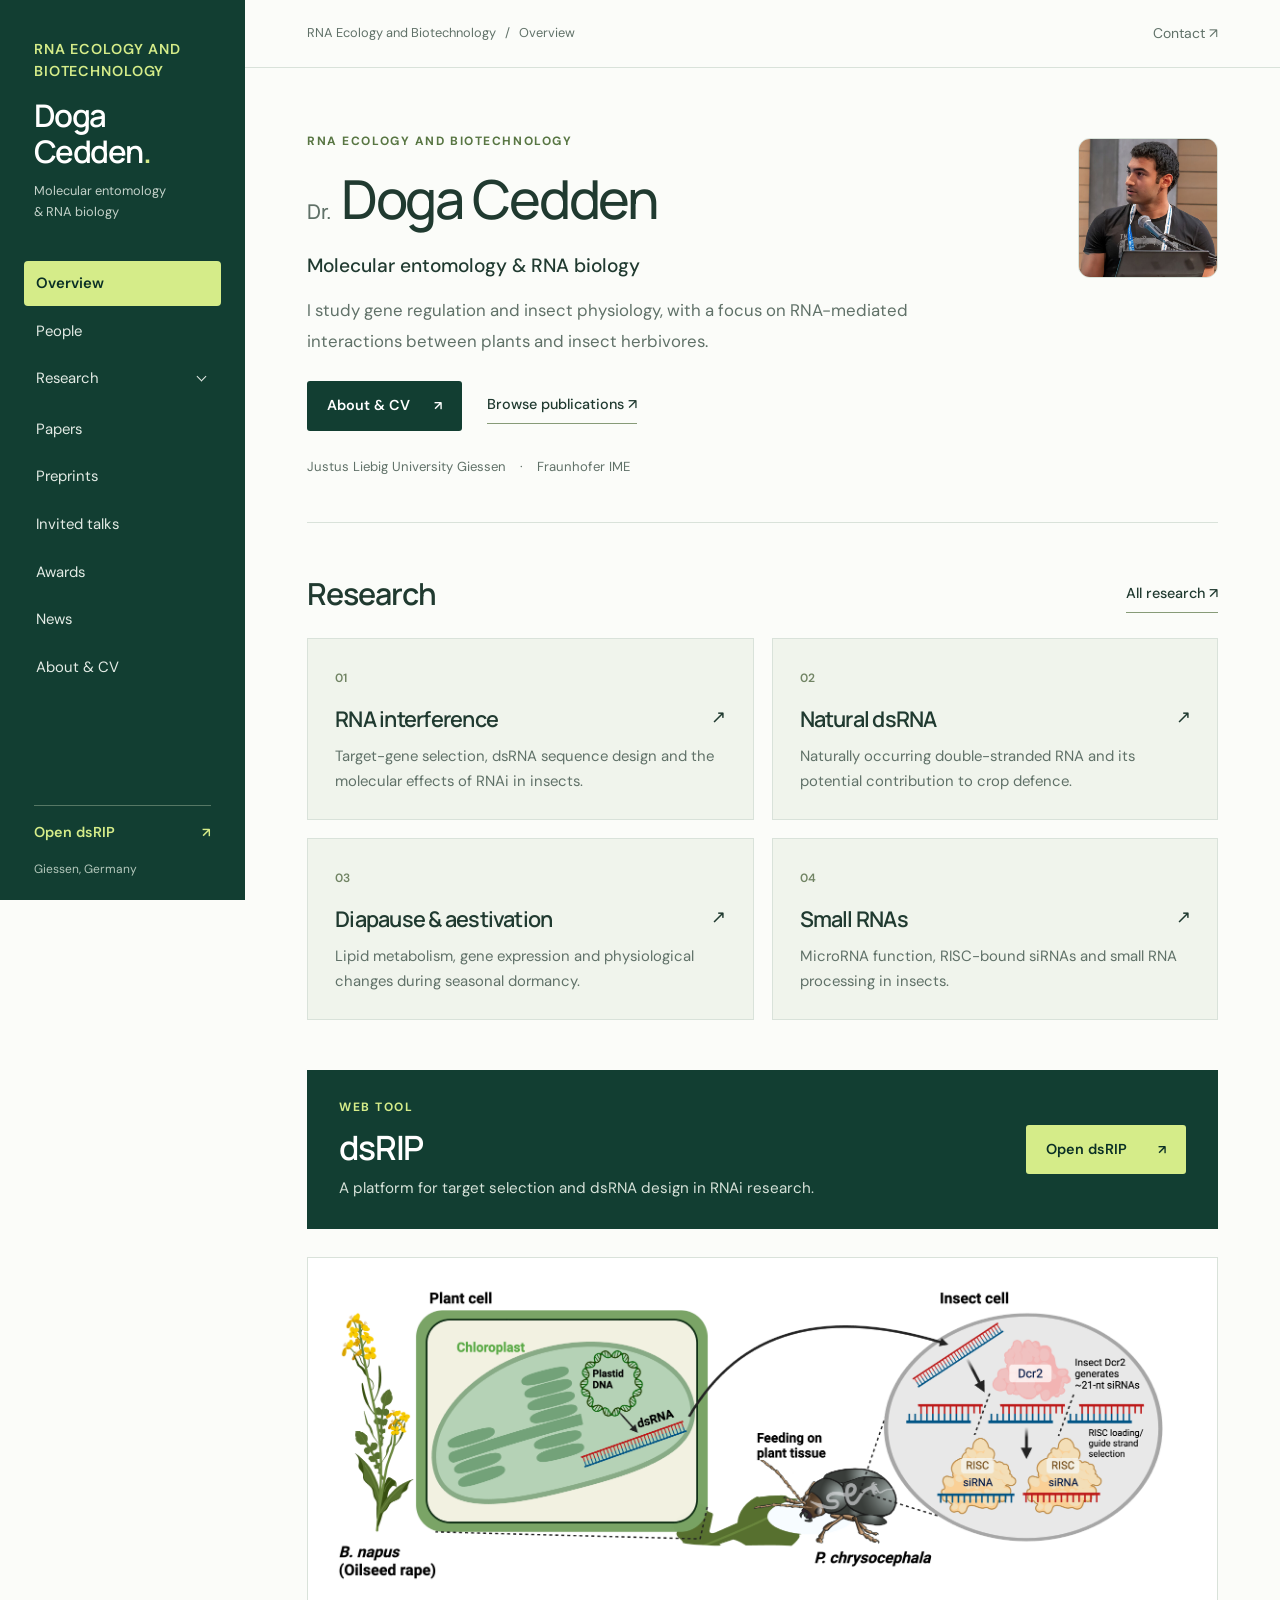
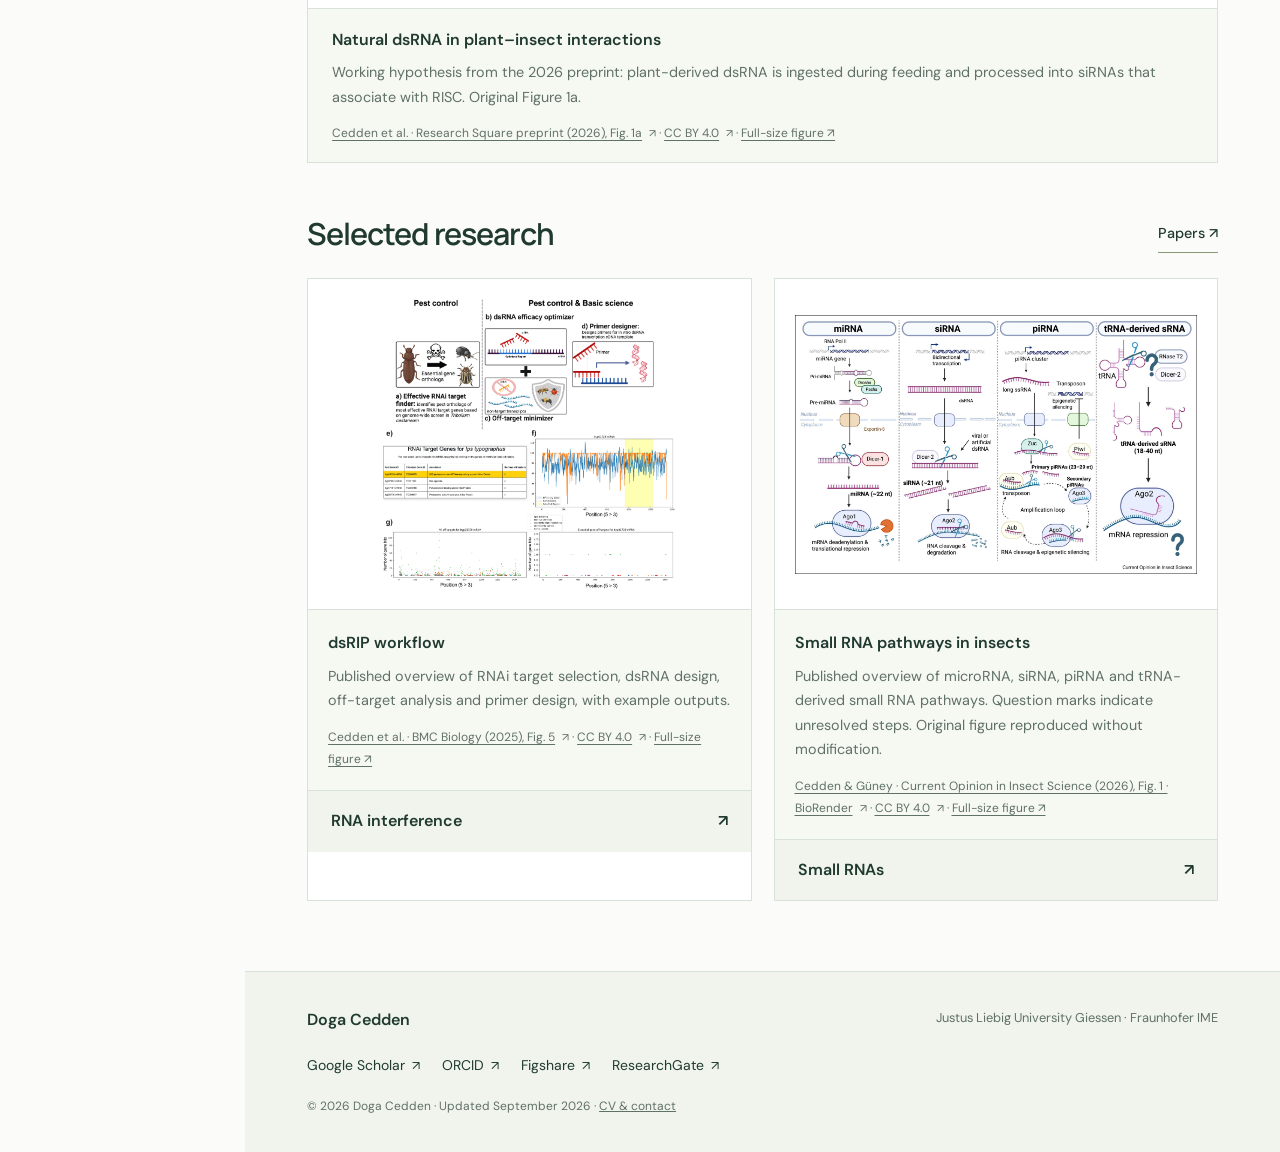
<file: index.html>
<!doctype html><html lang="en"><head><meta charset="utf-8"><meta name="viewport" content="width=device-width, initial-scale=1"><title>Overview | Doga Cedden · RNA Ecology and Biotechnology</title><meta name="description" content="Overview. RNA Ecology and Biotechnology: research, publications and academic activities of Doga Cedden."><meta name="theme-color" content="#123e32"><link rel="icon" type="image/svg+xml" href="data:image/svg+xml,%3Csvg xmlns='http://www.w3.org/2000/svg' viewBox='0 0 32 32'%3E%3Crect width='32' height='32' rx='8' fill='%23123e32'/%3E%3Ctext x='16' y='24' font-family='Georgia' font-size='25' text-anchor='middle' fill='%23d5ec89'%3ER%3C/text%3E%3C/svg%3E"><link rel="stylesheet" href="style.css?v=20260923-rna-ecology"><script src="site.js" defer></script></head><body>
<a class="skip" href="#main">Skip to content</a><aside class="sidebar"><a class="identity" href="index.html"><span class="lab-name">RNA ECOLOGY AND BIOTECHNOLOGY</span><span class="name">Doga<br>Cedden<span class="name-dot">.</span></span><span class="identity-caption">Molecular entomology<br>& RNA biology</span></a><nav aria-label="Main navigation"><a href="index.html" aria-current="page">Overview</a><a href="people.html">People</a><details class="research-menu" ><summary>Research<span class="chevron" aria-hidden="true"></span></summary><div class="subnav"><a href="research.html">Research overview</a><a href="rnai.html">RNA interference</a><a href="natural-dsrna.html">Natural dsRNA</a><a href="diapause.html">Diapause & aestivation</a><a href="small-rnas.html">Small RNAs</a></div></details><a href="papers.html">Papers</a><a href="preprints.html">Preprints</a><a href="talks.html">Invited talks</a><a href="awards.html">Awards</a><a href="news.html">News</a><a href="cv.html">About & CV</a></nav><div class="sidebar-bottom"><a class="dsrip-link" href="https://dsrip.uni-goettingen.de/" target="_blank" rel="noopener">Open dsRIP<span class="external" aria-hidden="true">↗</span></a><span>Giessen, Germany</span></div></aside>
<div class="mobile-bar"><a href="index.html"><strong>Doga Cedden</strong><span>RNA Ecology and Biotechnology</span></a><button type="button" class="menu-button" id="menu-button" aria-controls="mobile-menu" aria-expanded="false"><span>Menu</span><svg width="20" height="20" viewBox="0 0 20 20" aria-hidden="true"><path d="M2 5h16M2 10h16M2 15h16" fill="none" stroke="currentColor" stroke-width="1.5"/></svg></button></div>
<dialog id="mobile-menu" aria-labelledby="menu-title"><div class="dialog-header"><strong id="menu-title">Doga Cedden · RNA Ecology and Biotechnology</strong><button id="menu-close" aria-label="Close navigation">×</button></div><nav aria-label="Main navigation"><a href="index.html" aria-current="page">Overview</a><a href="people.html">People</a><details class="research-menu" ><summary>Research<span class="chevron" aria-hidden="true"></span></summary><div class="subnav"><a href="research.html">Research overview</a><a href="rnai.html">RNA interference</a><a href="natural-dsrna.html">Natural dsRNA</a><a href="diapause.html">Diapause & aestivation</a><a href="small-rnas.html">Small RNAs</a></div></details><a href="papers.html">Papers</a><a href="preprints.html">Preprints</a><a href="talks.html">Invited talks</a><a href="awards.html">Awards</a><a href="news.html">News</a><a href="cv.html">About & CV</a></nav><a class="dsrip-link" href="https://dsrip.uni-goettingen.de/" target="_blank" rel="noopener">Open dsRIP<span class="external" aria-hidden="true">↗</span></a></dialog>
<div class="page"><header class="page-top"><span><a href="index.html">RNA Ecology and Biotechnology</a><span aria-hidden="true"> / </span>Overview</span><a href="mailto:doga.cedden@uni-giessen.de">Contact <span aria-hidden="true">↗</span></a></header><main id="main"><section class="home-intro" id="about"><div class="home-intro-copy"><p class="eyebrow">RNA ECOLOGY AND BIOTECHNOLOGY</p><h1><span>Dr.</span> Doga Cedden</h1><p class="home-discipline">Molecular entomology & RNA biology</p><p class="home-description">I study gene regulation and insect physiology, with a focus on RNA-mediated interactions between plants and insect herbivores.</p><div class="home-actions"><a class="button" href="cv.html">About & CV <span aria-hidden="true">↗</span></a><a class="text-link" href="papers.html">Browse publications ↗</a></div><p class="affiliations">Justus Liebig University Giessen <span>·</span> Fraunhofer IME</p></div><a class="home-portrait" href="people.html" aria-label="Meet Doga Cedden"><img src="assets/Doga-Cedden.jpg" alt="Doga Cedden speaking at a scientific meeting" width="512" height="512"></a></section><section class="page-section"><div class="section-heading"><h2>Research</h2><a class="text-link" href="research.html">All research ↗</a></div><div class="topic-grid"><a class="topic-card" href="rnai.html"><span class="topic-number">01</span><h3>RNA interference<span aria-hidden="true">↗</span></h3><p>Target-gene selection, dsRNA sequence design and the molecular effects of RNAi in insects.</p></a><a class="topic-card" href="natural-dsrna.html"><span class="topic-number">02</span><h3>Natural dsRNA<span aria-hidden="true">↗</span></h3><p>Naturally occurring double-stranded RNA and its potential contribution to crop defence.</p></a><a class="topic-card" href="diapause.html"><span class="topic-number">03</span><h3>Diapause & aestivation<span aria-hidden="true">↗</span></h3><p>Lipid metabolism, gene expression and physiological changes during seasonal dormancy.</p></a><a class="topic-card" href="small-rnas.html"><span class="topic-number">04</span><h3>Small RNAs<span aria-hidden="true">↗</span></h3><p>MicroRNA function, RISC-bound siRNAs and small RNA processing in insects.</p></a></div></section><section class="dsrip-banner"><div><p class="eyebrow">WEB TOOL</p><h2>dsRIP</h2><p>A platform for target selection and dsRNA design in RNAi research.</p></div><a class="button light" href="https://dsrip.uni-goettingen.de/" target="_blank" rel="noopener">Open dsRIP<span class="external" aria-hidden="true">↗</span></a></section><section class="home-study" aria-label="Featured research"><figure class="research-figure "><a class="figure-link" href="assets/natural-dsrna-figure-1a-original.png" target="_blank" aria-label="View Natural dsRNA in plant–insect interactions at full size"><img src="assets/natural-dsrna-figure-1a-original.png" alt="Working hypothesis: oilseed rape chloroplast dsRNA is ingested by a cabbage stem flea beetle, then processed by Dicer-2 into siRNAs that load into RISC." width="3544" height="1246" loading="lazy"></a><figcaption><span class="figure-label">Natural dsRNA in plant–insect interactions</span><p>Working hypothesis from the 2026 preprint: plant-derived dsRNA is ingested during feeding and processed into siRNAs that associate with RISC. Original Figure 1a.</p><div class="figure-credit"><a class="" href="https://doi.org/10.21203/rs.3.rs-8904826/v1" target="_blank" rel="noopener">Cedden et al. · Research Square preprint (2026), Fig. 1a<span class="external" aria-hidden="true">↗</span></a> · <a class="" href="https://creativecommons.org/licenses/by/4.0/" target="_blank" rel="noopener">CC BY 4.0<span class="external" aria-hidden="true">↗</span></a> · <a href="assets/natural-dsrna-figure-1a-original.png" target="_blank">Full-size figure ↗</a></div></figcaption></figure></section><section class="page-section"><div class="section-heading"><h2>Selected research</h2><a class="text-link" href="papers.html">Papers ↗</a></div><div class="study-grid"><article class="study-card"><figure class="research-figure compact-figure"><a class="figure-link" href="assets/dsrip-figure-5-original.png" target="_blank" aria-label="View dsRIP workflow at full size"><img src="assets/dsrip-figure-5-original.png" alt="Overview of dsRIP: find RNAi target genes, optimize dsRNA efficacy, assess off-target matches and design primers, with example outputs." width="1946" height="1932" ></a><figcaption><span class="figure-label">dsRIP workflow</span><p>Published overview of RNAi target selection, dsRNA design, off-target analysis and primer design, with example outputs.</p><div class="figure-credit"><a class="" href="https://link.springer.com/article/10.1186/s12915-025-02219-6/figures/5" target="_blank" rel="noopener">Cedden et al. · BMC Biology (2025), Fig. 5<span class="external" aria-hidden="true">↗</span></a> · <a class="" href="https://creativecommons.org/licenses/by/4.0/" target="_blank" rel="noopener">CC BY 4.0<span class="external" aria-hidden="true">↗</span></a> · <a href="assets/dsrip-figure-5-original.png" target="_blank">Full-size figure ↗</a></div></figcaption></figure><a class="study-topic" href="rnai.html">RNA interference <span aria-hidden="true">↗</span></a></article><article class="study-card"><figure class="research-figure compact-figure"><a class="figure-link" href="assets/small-rnas-gr1.jpg" target="_blank" aria-label="View Small RNA pathways in insects at full size"><img src="assets/small-rnas-gr1.jpg" alt="Published overview of the biogenesis and functions of microRNAs, siRNAs, piRNAs and tRNA-derived small RNAs, including processing enzymes, Argonaute proteins and unresolved steps marked with question marks." width="2983" height="1915" ></a><figcaption><span class="figure-label">Small RNA pathways in insects</span><p>Published overview of microRNA, siRNA, piRNA and tRNA-derived small RNA pathways. Question marks indicate unresolved steps. Original figure reproduced without modification.</p><div class="figure-credit"><a class="" href="https://www.sciencedirect.com/science/article/pii/S2214574525001282" target="_blank" rel="noopener">Cedden &amp; Güney · Current Opinion in Insect Science (2026), Fig. 1 · BioRender<span class="external" aria-hidden="true">↗</span></a> · <a class="" href="https://creativecommons.org/licenses/by/4.0/" target="_blank" rel="noopener">CC BY 4.0<span class="external" aria-hidden="true">↗</span></a> · <a href="assets/small-rnas-gr1.jpg" target="_blank">Full-size figure ↗</a></div></figcaption></figure><a class="study-topic" href="small-rnas.html">Small RNAs <span aria-hidden="true">↗</span></a></article></div></section></main><footer><div><strong>Doga Cedden</strong><span>Justus Liebig University Giessen · Fraunhofer IME</span></div><div class="footer-links"><a class="" href="https://scholar.google.com/citations?user=NAaSsc8AAAAJ" target="_blank" rel="noopener">Google Scholar<span class="external" aria-hidden="true">↗</span></a><a class="" href="https://orcid.org/0000-0001-9031-3710" target="_blank" rel="noopener">ORCID<span class="external" aria-hidden="true">↗</span></a><a class="" href="https://figshare.com/authors/Doga_CEDDEN/12675286" target="_blank" rel="noopener">Figshare<span class="external" aria-hidden="true">↗</span></a><a class="" href="https://www.researchgate.net/profile/Doga-Cedden" target="_blank" rel="noopener">ResearchGate<span class="external" aria-hidden="true">↗</span></a></div><p class="footer-note">© 2026 Doga Cedden · Updated September 2026 · <a href="cv.html">CV & contact</a></p></footer></div></body></html>
</file>
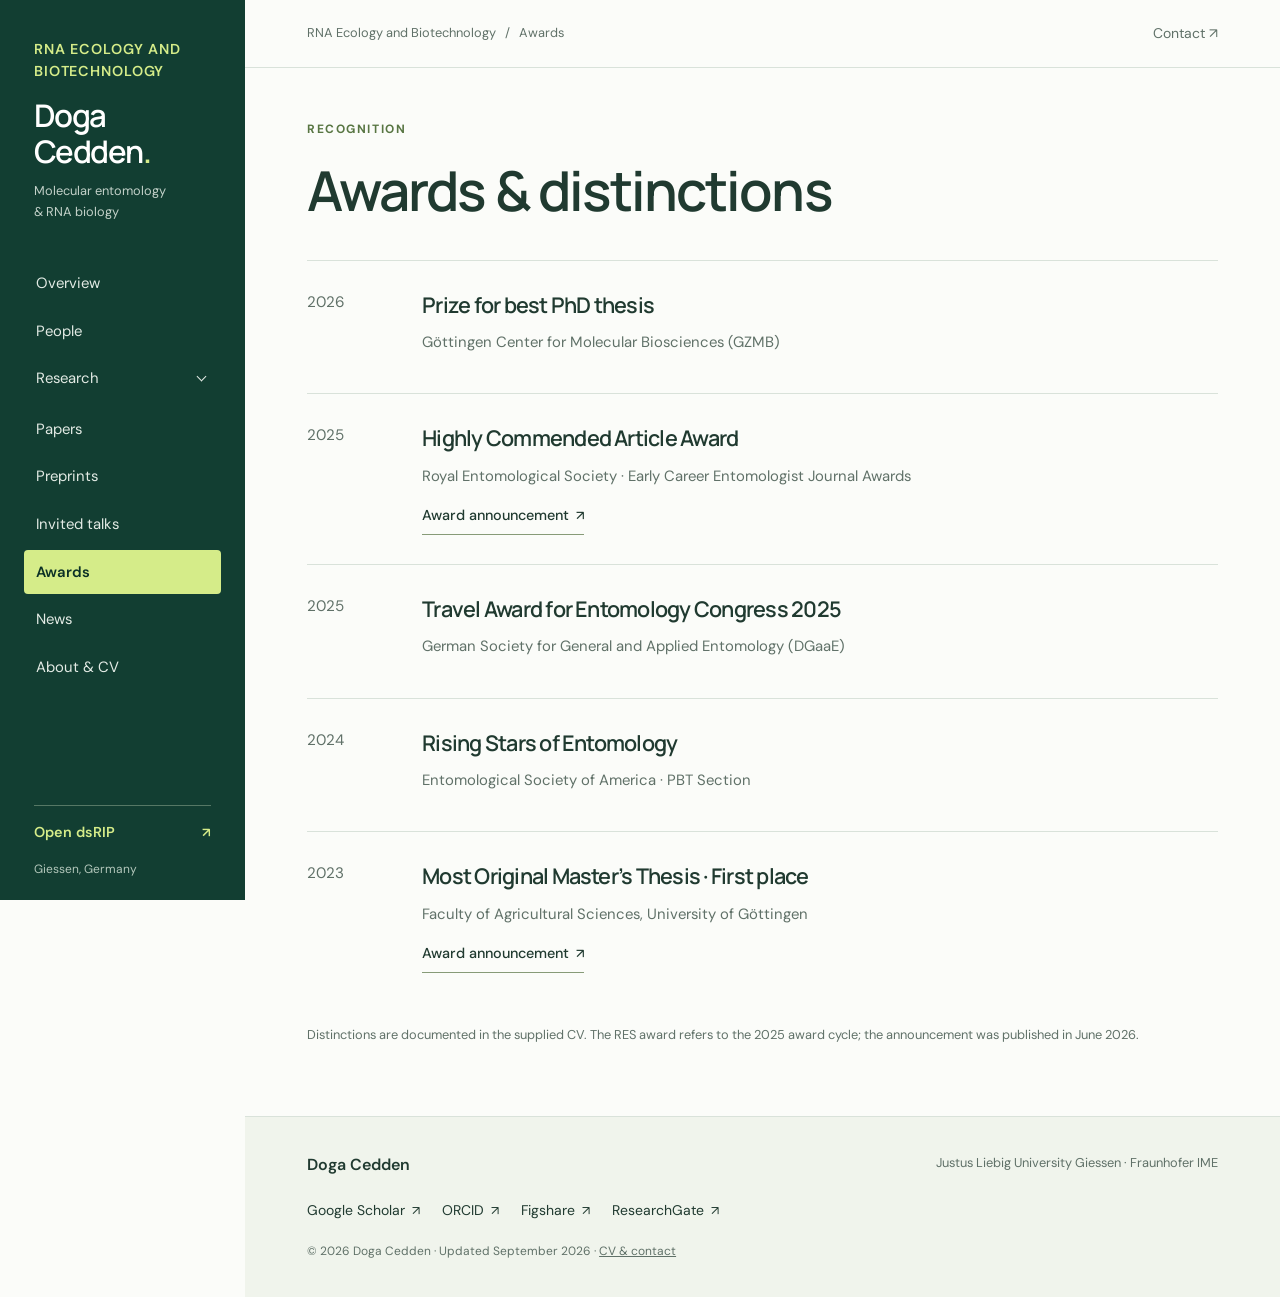
<file: awards.html>
<!doctype html><html lang="en"><head><meta charset="utf-8"><meta name="viewport" content="width=device-width, initial-scale=1"><title>Awards | Doga Cedden · RNA Ecology and Biotechnology</title><meta name="description" content="Awards. RNA Ecology and Biotechnology: research, publications and academic activities of Doga Cedden."><meta name="theme-color" content="#123e32"><link rel="icon" type="image/svg+xml" href="data:image/svg+xml,%3Csvg xmlns='http://www.w3.org/2000/svg' viewBox='0 0 32 32'%3E%3Crect width='32' height='32' rx='8' fill='%23123e32'/%3E%3Ctext x='16' y='24' font-family='Georgia' font-size='25' text-anchor='middle' fill='%23d5ec89'%3ER%3C/text%3E%3C/svg%3E"><link rel="stylesheet" href="style.css?v=20260923-rna-ecology"><script src="site.js" defer></script></head><body>
<a class="skip" href="#main">Skip to content</a><aside class="sidebar"><a class="identity" href="index.html"><span class="lab-name">RNA ECOLOGY AND BIOTECHNOLOGY</span><span class="name">Doga<br>Cedden<span class="name-dot">.</span></span><span class="identity-caption">Molecular entomology<br>& RNA biology</span></a><nav aria-label="Main navigation"><a href="index.html">Overview</a><a href="people.html">People</a><details class="research-menu" ><summary>Research<span class="chevron" aria-hidden="true"></span></summary><div class="subnav"><a href="research.html">Research overview</a><a href="rnai.html">RNA interference</a><a href="natural-dsrna.html">Natural dsRNA</a><a href="diapause.html">Diapause & aestivation</a><a href="small-rnas.html">Small RNAs</a></div></details><a href="papers.html">Papers</a><a href="preprints.html">Preprints</a><a href="talks.html">Invited talks</a><a href="awards.html" aria-current="page">Awards</a><a href="news.html">News</a><a href="cv.html">About & CV</a></nav><div class="sidebar-bottom"><a class="dsrip-link" href="https://dsrip.uni-goettingen.de/" target="_blank" rel="noopener">Open dsRIP<span class="external" aria-hidden="true">↗</span></a><span>Giessen, Germany</span></div></aside>
<div class="mobile-bar"><a href="index.html"><strong>Doga Cedden</strong><span>RNA Ecology and Biotechnology</span></a><button type="button" class="menu-button" id="menu-button" aria-controls="mobile-menu" aria-expanded="false"><span>Menu</span><svg width="20" height="20" viewBox="0 0 20 20" aria-hidden="true"><path d="M2 5h16M2 10h16M2 15h16" fill="none" stroke="currentColor" stroke-width="1.5"/></svg></button></div>
<dialog id="mobile-menu" aria-labelledby="menu-title"><div class="dialog-header"><strong id="menu-title">Doga Cedden · RNA Ecology and Biotechnology</strong><button id="menu-close" aria-label="Close navigation">×</button></div><nav aria-label="Main navigation"><a href="index.html">Overview</a><a href="people.html">People</a><details class="research-menu" ><summary>Research<span class="chevron" aria-hidden="true"></span></summary><div class="subnav"><a href="research.html">Research overview</a><a href="rnai.html">RNA interference</a><a href="natural-dsrna.html">Natural dsRNA</a><a href="diapause.html">Diapause & aestivation</a><a href="small-rnas.html">Small RNAs</a></div></details><a href="papers.html">Papers</a><a href="preprints.html">Preprints</a><a href="talks.html">Invited talks</a><a href="awards.html" aria-current="page">Awards</a><a href="news.html">News</a><a href="cv.html">About & CV</a></nav><a class="dsrip-link" href="https://dsrip.uni-goettingen.de/" target="_blank" rel="noopener">Open dsRIP<span class="external" aria-hidden="true">↗</span></a></dialog>
<div class="page"><header class="page-top"><span><a href="index.html">RNA Ecology and Biotechnology</a><span aria-hidden="true"> / </span>Awards</span><a href="mailto:doga.cedden@uni-giessen.de">Contact <span aria-hidden="true">↗</span></a></header><main id="main"><div class="page-heading"><p class="eyebrow">RECOGNITION</p><h1>Awards & distinctions</h1></div><article class="award"><span>2026</span><div><h2>Prize for best PhD thesis</h2><p>Göttingen Center for Molecular Biosciences (GZMB)</p></div></article><article class="award"><span>2025</span><div><h2>Highly Commended Article Award</h2><p>Royal Entomological Society · Early Career Entomologist Journal Awards</p><a class="text-link" href="https://www.royensoc.co.uk/news/res-journal-awards-2025/" target="_blank" rel="noopener">Award announcement<span class="external" aria-hidden="true">↗</span></a></div></article><article class="award"><span>2025</span><div><h2>Travel Award for Entomology Congress 2025</h2><p>German Society for General and Applied Entomology (DGaaE)</p></div></article><article class="award"><span>2024</span><div><h2>Rising Stars of Entomology</h2><p>Entomological Society of America · PBT Section</p></div></article><article class="award"><span>2023</span><div><h2>Most Original Master’s Thesis · First place</h2><p>Faculty of Agricultural Sciences, University of Göttingen</p><a class="text-link" href="https://www.uni-goettingen.de/en/54088.html?id=6947" target="_blank" rel="noopener">Award announcement<span class="external" aria-hidden="true">↗</span></a></div></article><p class="small-note">Distinctions are documented in the supplied CV. The RES award refers to the 2025 award cycle; the announcement was published in June 2026.</p></main><footer><div><strong>Doga Cedden</strong><span>Justus Liebig University Giessen · Fraunhofer IME</span></div><div class="footer-links"><a class="" href="https://scholar.google.com/citations?user=NAaSsc8AAAAJ" target="_blank" rel="noopener">Google Scholar<span class="external" aria-hidden="true">↗</span></a><a class="" href="https://orcid.org/0000-0001-9031-3710" target="_blank" rel="noopener">ORCID<span class="external" aria-hidden="true">↗</span></a><a class="" href="https://figshare.com/authors/Doga_CEDDEN/12675286" target="_blank" rel="noopener">Figshare<span class="external" aria-hidden="true">↗</span></a><a class="" href="https://www.researchgate.net/profile/Doga-Cedden" target="_blank" rel="noopener">ResearchGate<span class="external" aria-hidden="true">↗</span></a></div><p class="footer-note">© 2026 Doga Cedden · Updated September 2026 · <a href="cv.html">CV & contact</a></p></footer></div></body></html>
</file>
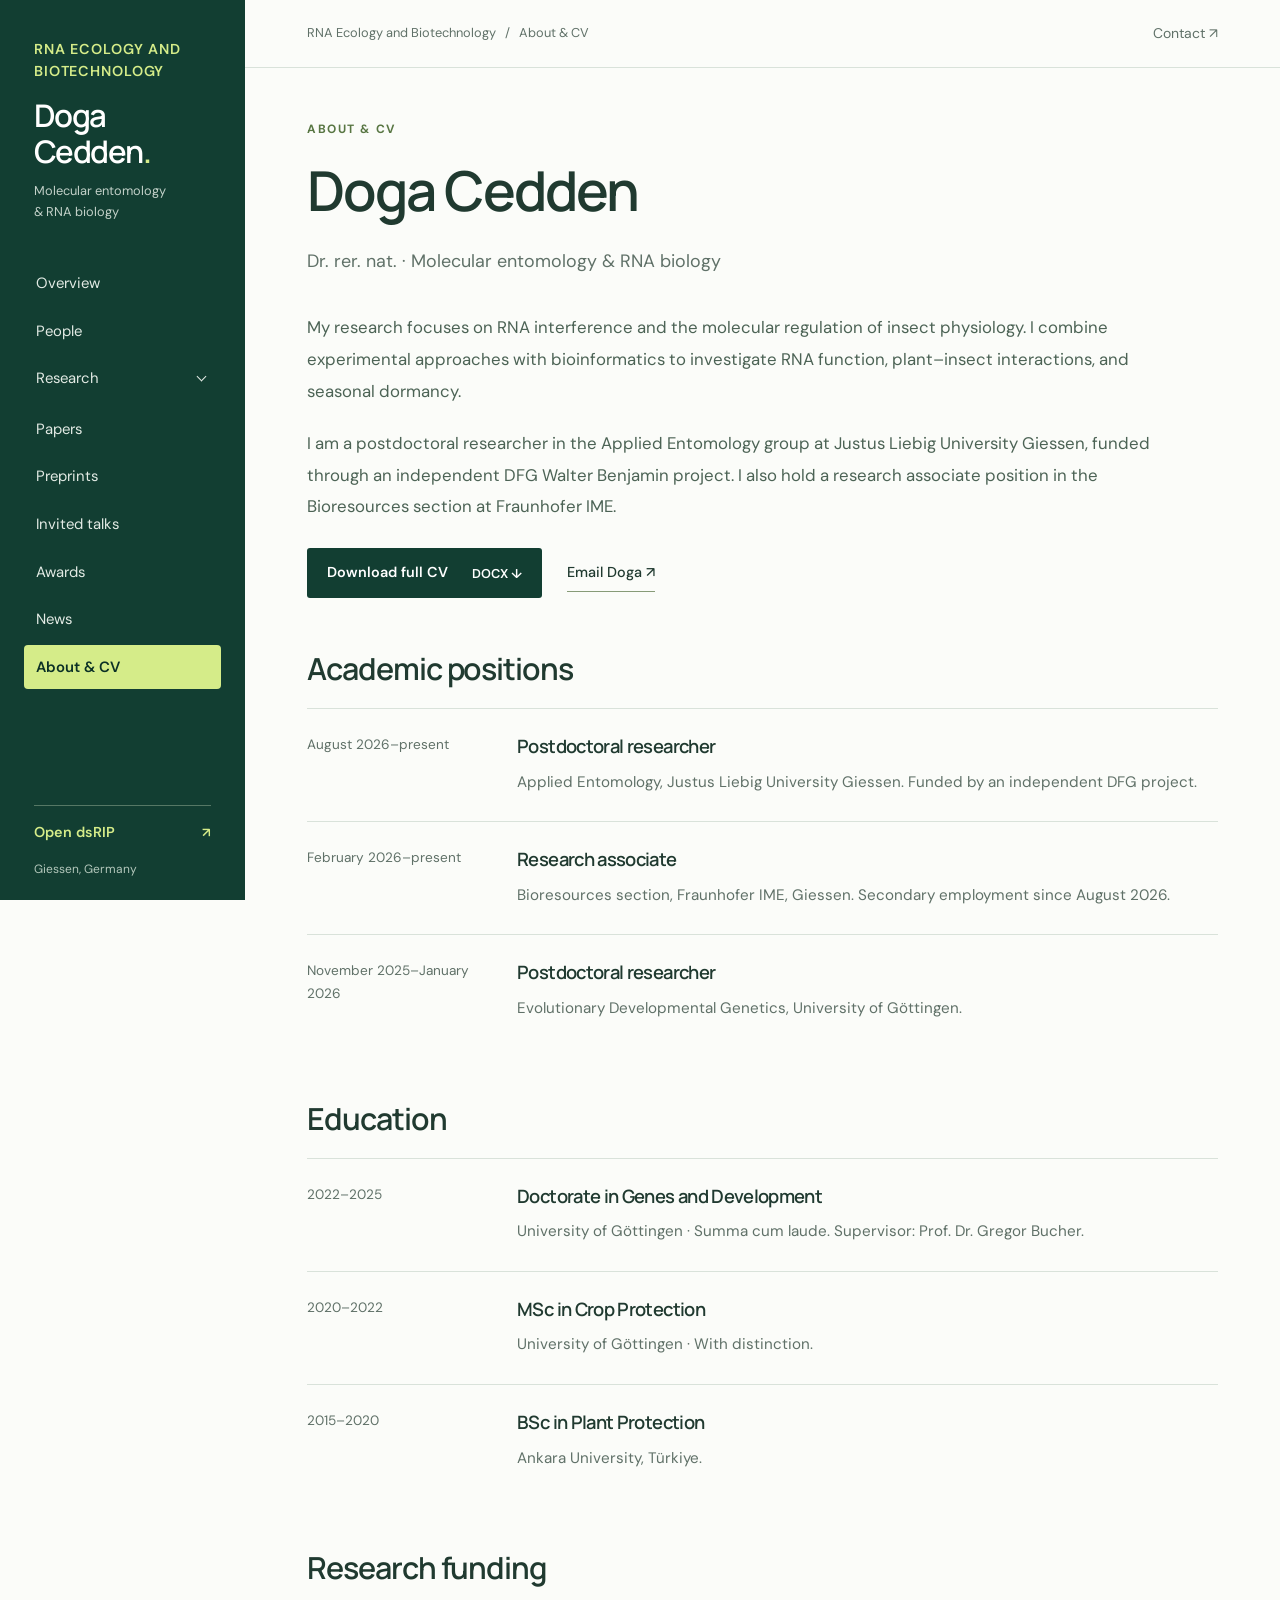
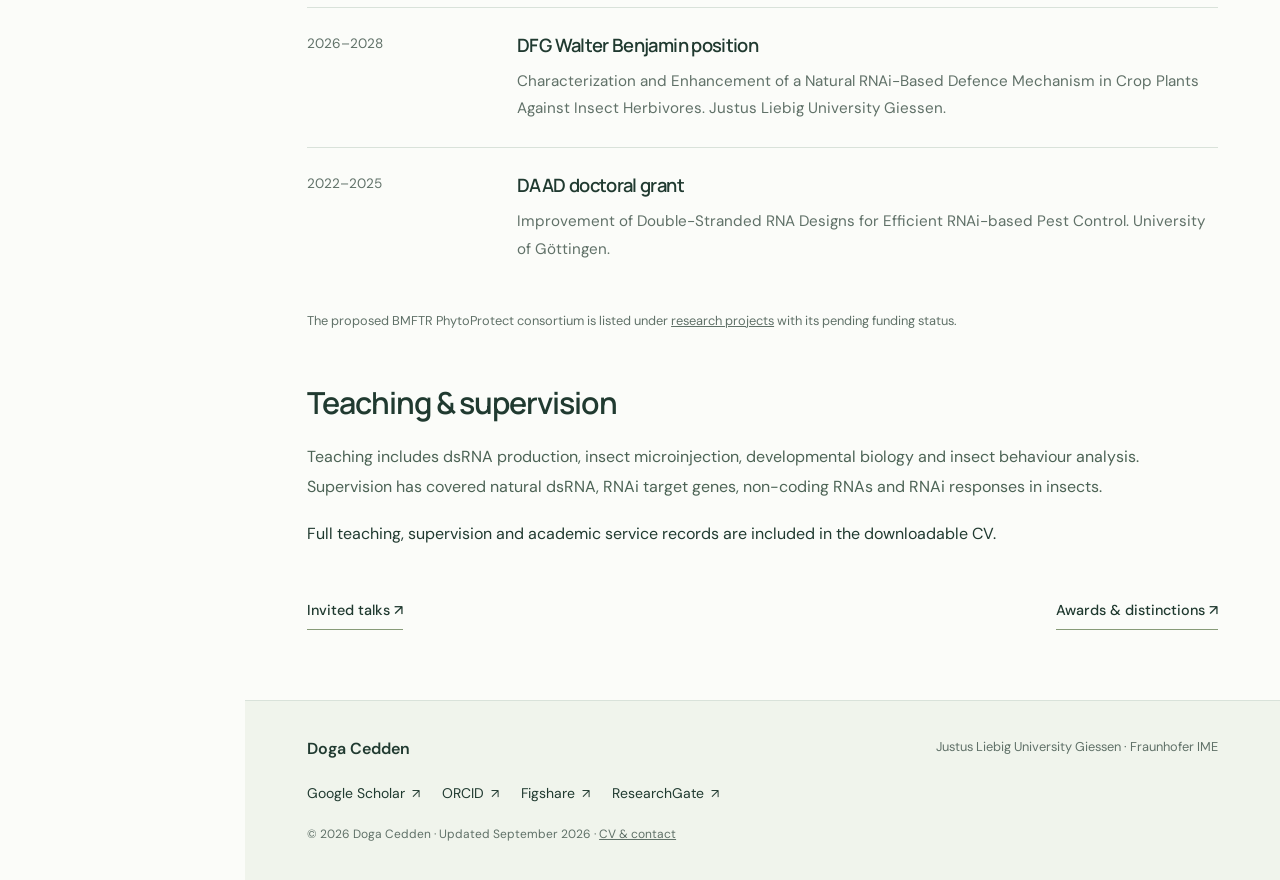
<file: cv.html>
<!doctype html><html lang="en"><head><meta charset="utf-8"><meta name="viewport" content="width=device-width, initial-scale=1"><title>About &amp; CV | Doga Cedden · RNA Ecology and Biotechnology</title><meta name="description" content="About &amp; CV. RNA Ecology and Biotechnology: research, publications and academic activities of Doga Cedden."><meta name="theme-color" content="#123e32"><link rel="icon" type="image/svg+xml" href="data:image/svg+xml,%3Csvg xmlns='http://www.w3.org/2000/svg' viewBox='0 0 32 32'%3E%3Crect width='32' height='32' rx='8' fill='%23123e32'/%3E%3Ctext x='16' y='24' font-family='Georgia' font-size='25' text-anchor='middle' fill='%23d5ec89'%3ER%3C/text%3E%3C/svg%3E"><link rel="stylesheet" href="style.css?v=20260923-rna-ecology"><script src="site.js" defer></script></head><body>
<a class="skip" href="#main">Skip to content</a><aside class="sidebar"><a class="identity" href="index.html"><span class="lab-name">RNA ECOLOGY AND BIOTECHNOLOGY</span><span class="name">Doga<br>Cedden<span class="name-dot">.</span></span><span class="identity-caption">Molecular entomology<br>& RNA biology</span></a><nav aria-label="Main navigation"><a href="index.html">Overview</a><a href="people.html">People</a><details class="research-menu" ><summary>Research<span class="chevron" aria-hidden="true"></span></summary><div class="subnav"><a href="research.html">Research overview</a><a href="rnai.html">RNA interference</a><a href="natural-dsrna.html">Natural dsRNA</a><a href="diapause.html">Diapause & aestivation</a><a href="small-rnas.html">Small RNAs</a></div></details><a href="papers.html">Papers</a><a href="preprints.html">Preprints</a><a href="talks.html">Invited talks</a><a href="awards.html">Awards</a><a href="news.html">News</a><a href="cv.html" aria-current="page">About & CV</a></nav><div class="sidebar-bottom"><a class="dsrip-link" href="https://dsrip.uni-goettingen.de/" target="_blank" rel="noopener">Open dsRIP<span class="external" aria-hidden="true">↗</span></a><span>Giessen, Germany</span></div></aside>
<div class="mobile-bar"><a href="index.html"><strong>Doga Cedden</strong><span>RNA Ecology and Biotechnology</span></a><button type="button" class="menu-button" id="menu-button" aria-controls="mobile-menu" aria-expanded="false"><span>Menu</span><svg width="20" height="20" viewBox="0 0 20 20" aria-hidden="true"><path d="M2 5h16M2 10h16M2 15h16" fill="none" stroke="currentColor" stroke-width="1.5"/></svg></button></div>
<dialog id="mobile-menu" aria-labelledby="menu-title"><div class="dialog-header"><strong id="menu-title">Doga Cedden · RNA Ecology and Biotechnology</strong><button id="menu-close" aria-label="Close navigation">×</button></div><nav aria-label="Main navigation"><a href="index.html">Overview</a><a href="people.html">People</a><details class="research-menu" ><summary>Research<span class="chevron" aria-hidden="true"></span></summary><div class="subnav"><a href="research.html">Research overview</a><a href="rnai.html">RNA interference</a><a href="natural-dsrna.html">Natural dsRNA</a><a href="diapause.html">Diapause & aestivation</a><a href="small-rnas.html">Small RNAs</a></div></details><a href="papers.html">Papers</a><a href="preprints.html">Preprints</a><a href="talks.html">Invited talks</a><a href="awards.html">Awards</a><a href="news.html">News</a><a href="cv.html" aria-current="page">About & CV</a></nav><a class="dsrip-link" href="https://dsrip.uni-goettingen.de/" target="_blank" rel="noopener">Open dsRIP<span class="external" aria-hidden="true">↗</span></a></dialog>
<div class="page"><header class="page-top"><span><a href="index.html">RNA Ecology and Biotechnology</a><span aria-hidden="true"> / </span>About &amp; CV</span><a href="mailto:doga.cedden@uni-giessen.de">Contact <span aria-hidden="true">↗</span></a></header><main id="main"><div class="page-heading"><p class="eyebrow">ABOUT & CV</p><h1>Doga Cedden</h1><p class="lead">Dr. rer. nat. · Molecular entomology & RNA biology</p></div><div class="cv-intro"><p>My research focuses on RNA interference and the molecular regulation of insect physiology. I combine experimental approaches with bioinformatics to investigate RNA function, plant–insect interactions, and seasonal dormancy.</p><p>I am a postdoctoral researcher in the Applied Entomology group at Justus Liebig University Giessen, funded through an independent DFG Walter Benjamin project. I also hold a research associate position in the Bioresources section at Fraunhofer IME.</p><div class="utility-links"><a class="button" href="assets/Doga-Cedden-CV.docx" download>Download full CV <span>DOCX ↓</span></a><a class="text-link" href="mailto:doga.cedden@uni-giessen.de">Email Doga ↗</a></div></div><section class="page-section"><h2>Academic positions</h2><div class="timeline-row"><span>August 2026–present</span><div><h3>Postdoctoral researcher</h3><p>Applied Entomology, Justus Liebig University Giessen. Funded by an independent DFG project.</p></div></div><div class="timeline-row"><span>February 2026–present</span><div><h3>Research associate</h3><p>Bioresources section, Fraunhofer IME, Giessen. Secondary employment since August 2026.</p></div></div><div class="timeline-row"><span>November 2025–January 2026</span><div><h3>Postdoctoral researcher</h3><p>Evolutionary Developmental Genetics, University of Göttingen.</p></div></div></section><section class="page-section"><h2>Education</h2><div class="timeline-row"><span>2022–2025</span><div><h3>Doctorate in Genes and Development</h3><p>University of Göttingen · Summa cum laude. Supervisor: Prof. Dr. Gregor Bucher.</p></div></div><div class="timeline-row"><span>2020–2022</span><div><h3>MSc in Crop Protection</h3><p>University of Göttingen · With distinction.</p></div></div><div class="timeline-row"><span>2015–2020</span><div><h3>BSc in Plant Protection</h3><p>Ankara University, Türkiye.</p></div></div></section><section class="page-section"><h2>Research funding</h2><div class="timeline-row"><span>2026–2028</span><div><h3>DFG Walter Benjamin position</h3><p>Characterization and Enhancement of a Natural RNAi-Based Defence Mechanism in Crop Plants Against Insect Herbivores. Justus Liebig University Giessen.</p></div></div><div class="timeline-row"><span>2022–2025</span><div><h3>DAAD doctoral grant</h3><p>Improvement of Double-Stranded RNA Designs for Efficient RNAi-based Pest Control. University of Göttingen.</p></div></div><p class="small-note">The proposed BMFTR PhytoProtect consortium is listed under <a href="research.html">research projects</a> with its pending funding status.</p></section><section class="page-section"><h2>Teaching & supervision</h2><p class="body-intro">Teaching includes dsRNA production, insect microinjection, developmental biology and insect behaviour analysis. Supervision has covered natural dsRNA, RNAi target genes, non-coding RNAs and RNAi responses in insects.</p><p>Full teaching, supervision and academic service records are included in the downloadable CV.</p></section><div class="page-end-links"><a class="text-link" href="talks.html">Invited talks ↗</a><a class="text-link" href="awards.html">Awards & distinctions ↗</a></div></main><footer><div><strong>Doga Cedden</strong><span>Justus Liebig University Giessen · Fraunhofer IME</span></div><div class="footer-links"><a class="" href="https://scholar.google.com/citations?user=NAaSsc8AAAAJ" target="_blank" rel="noopener">Google Scholar<span class="external" aria-hidden="true">↗</span></a><a class="" href="https://orcid.org/0000-0001-9031-3710" target="_blank" rel="noopener">ORCID<span class="external" aria-hidden="true">↗</span></a><a class="" href="https://figshare.com/authors/Doga_CEDDEN/12675286" target="_blank" rel="noopener">Figshare<span class="external" aria-hidden="true">↗</span></a><a class="" href="https://www.researchgate.net/profile/Doga-Cedden" target="_blank" rel="noopener">ResearchGate<span class="external" aria-hidden="true">↗</span></a></div><p class="footer-note">© 2026 Doga Cedden · Updated September 2026 · <a href="cv.html">CV & contact</a></p></footer></div></body></html>
</file>
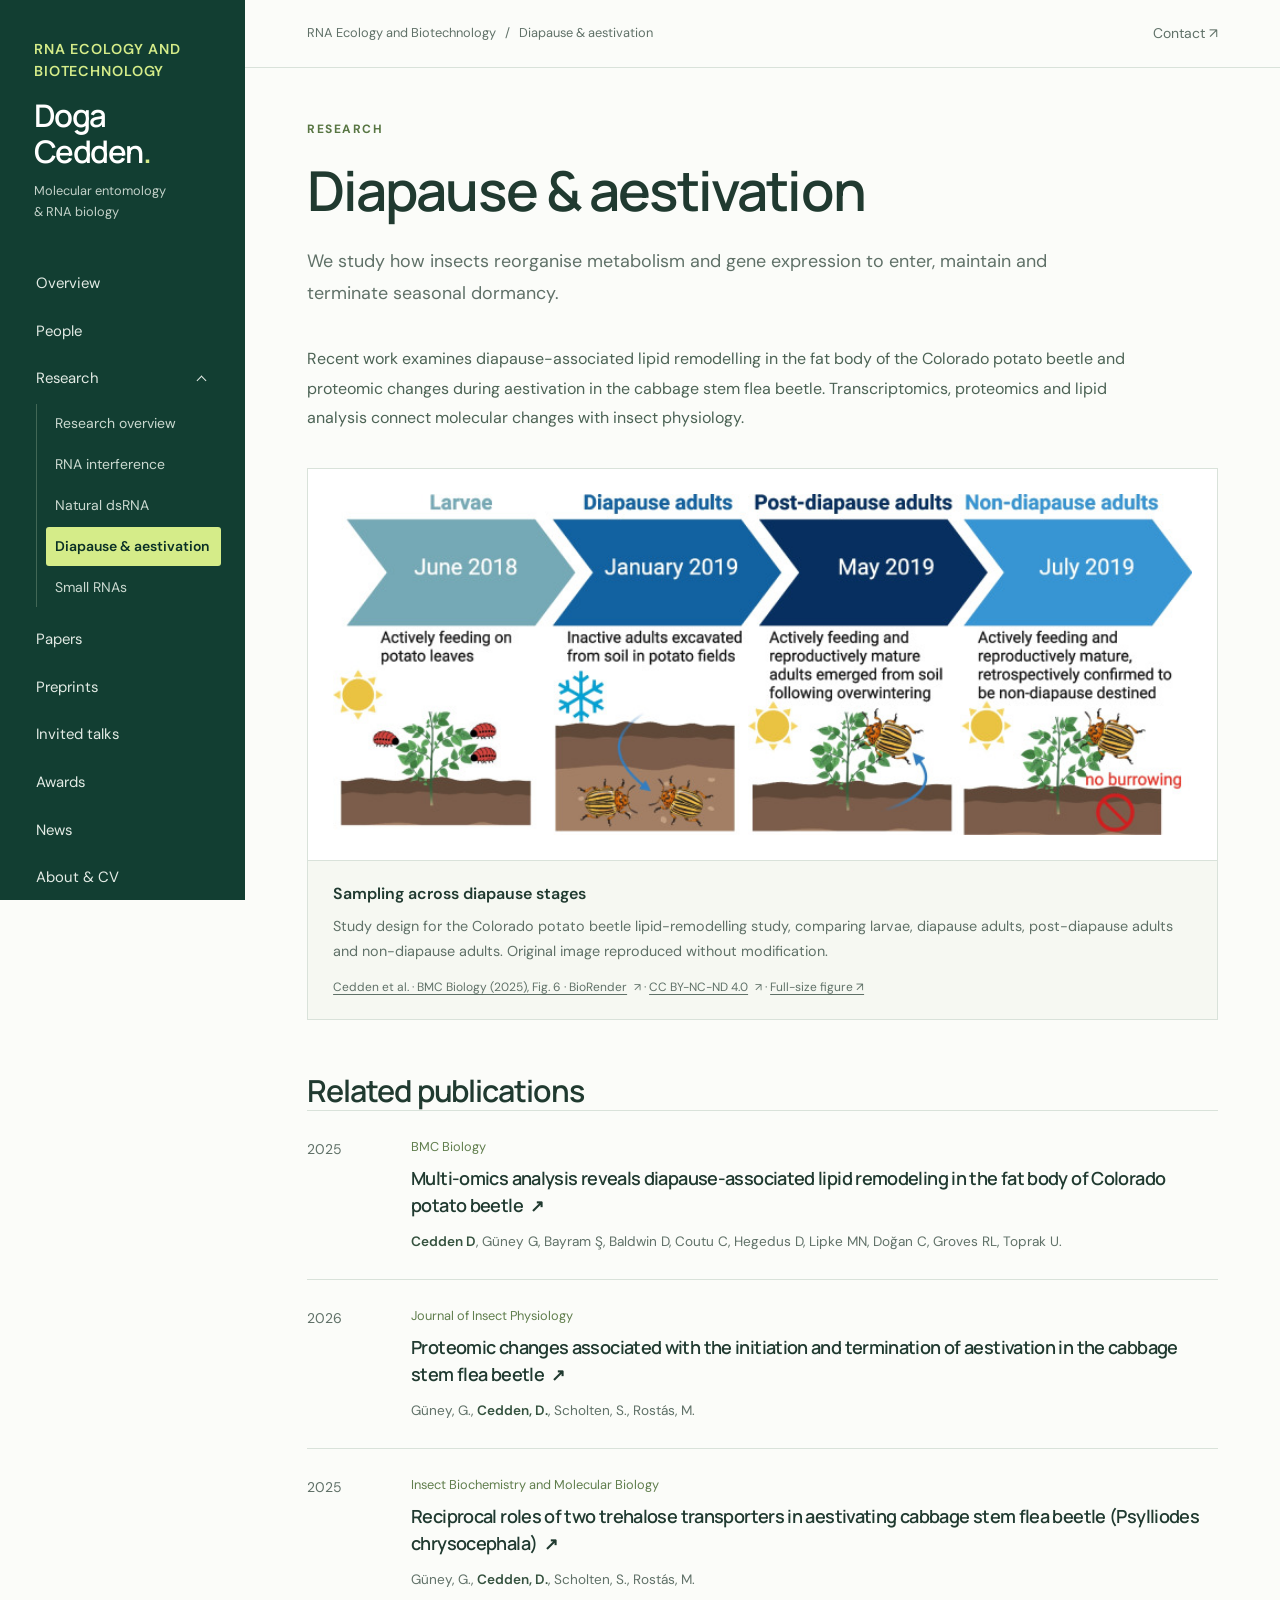
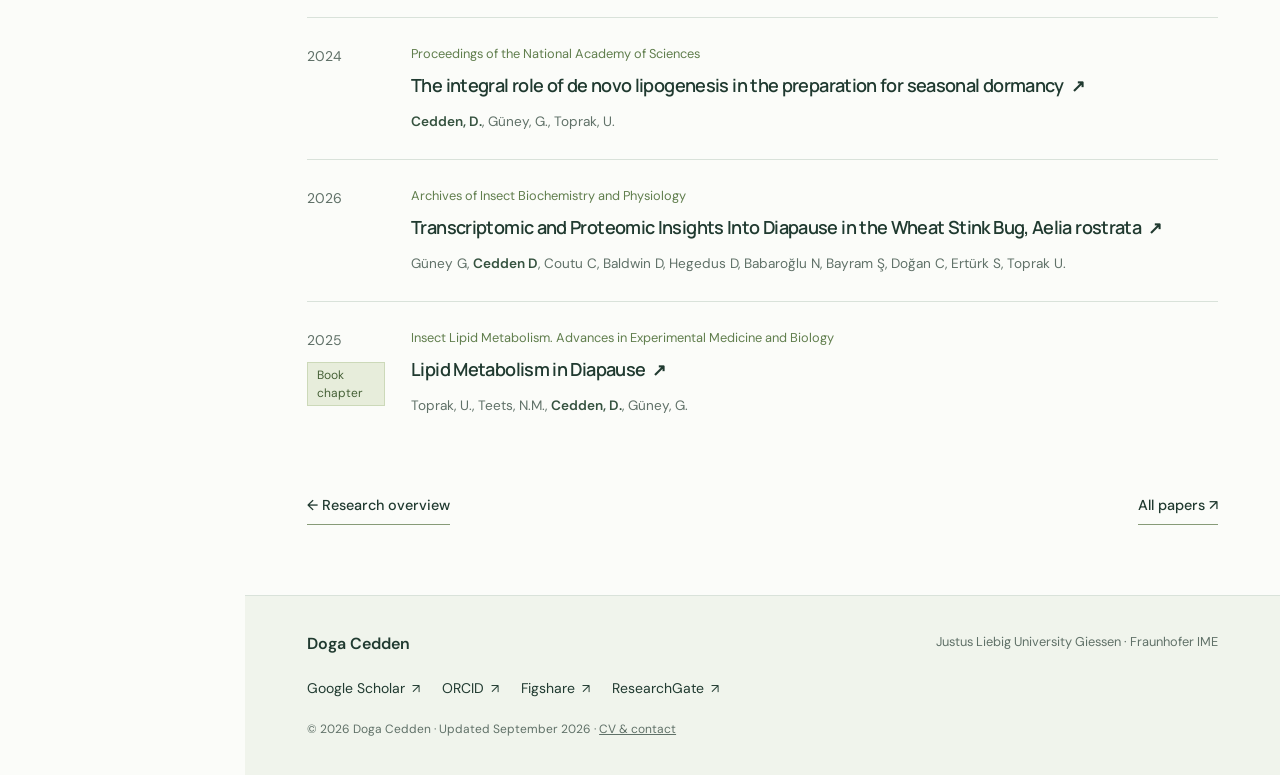
<file: diapause.html>
<!doctype html><html lang="en"><head><meta charset="utf-8"><meta name="viewport" content="width=device-width, initial-scale=1"><title>Diapause &amp; aestivation | Doga Cedden · RNA Ecology and Biotechnology</title><meta name="description" content="Diapause &amp; aestivation. RNA Ecology and Biotechnology: research, publications and academic activities of Doga Cedden."><meta name="theme-color" content="#123e32"><link rel="icon" type="image/svg+xml" href="data:image/svg+xml,%3Csvg xmlns='http://www.w3.org/2000/svg' viewBox='0 0 32 32'%3E%3Crect width='32' height='32' rx='8' fill='%23123e32'/%3E%3Ctext x='16' y='24' font-family='Georgia' font-size='25' text-anchor='middle' fill='%23d5ec89'%3ER%3C/text%3E%3C/svg%3E"><link rel="stylesheet" href="style.css?v=20260923-rna-ecology"><script src="site.js" defer></script></head><body>
<a class="skip" href="#main">Skip to content</a><aside class="sidebar"><a class="identity" href="index.html"><span class="lab-name">RNA ECOLOGY AND BIOTECHNOLOGY</span><span class="name">Doga<br>Cedden<span class="name-dot">.</span></span><span class="identity-caption">Molecular entomology<br>& RNA biology</span></a><nav aria-label="Main navigation"><a href="index.html">Overview</a><a href="people.html">People</a><details class="research-menu" open><summary>Research<span class="chevron" aria-hidden="true"></span></summary><div class="subnav"><a href="research.html">Research overview</a><a href="rnai.html">RNA interference</a><a href="natural-dsrna.html">Natural dsRNA</a><a href="diapause.html" aria-current="page">Diapause & aestivation</a><a href="small-rnas.html">Small RNAs</a></div></details><a href="papers.html">Papers</a><a href="preprints.html">Preprints</a><a href="talks.html">Invited talks</a><a href="awards.html">Awards</a><a href="news.html">News</a><a href="cv.html">About & CV</a></nav><div class="sidebar-bottom"><a class="dsrip-link" href="https://dsrip.uni-goettingen.de/" target="_blank" rel="noopener">Open dsRIP<span class="external" aria-hidden="true">↗</span></a><span>Giessen, Germany</span></div></aside>
<div class="mobile-bar"><a href="index.html"><strong>Doga Cedden</strong><span>RNA Ecology and Biotechnology</span></a><button type="button" class="menu-button" id="menu-button" aria-controls="mobile-menu" aria-expanded="false"><span>Menu</span><svg width="20" height="20" viewBox="0 0 20 20" aria-hidden="true"><path d="M2 5h16M2 10h16M2 15h16" fill="none" stroke="currentColor" stroke-width="1.5"/></svg></button></div>
<dialog id="mobile-menu" aria-labelledby="menu-title"><div class="dialog-header"><strong id="menu-title">Doga Cedden · RNA Ecology and Biotechnology</strong><button id="menu-close" aria-label="Close navigation">×</button></div><nav aria-label="Main navigation"><a href="index.html">Overview</a><a href="people.html">People</a><details class="research-menu" open><summary>Research<span class="chevron" aria-hidden="true"></span></summary><div class="subnav"><a href="research.html">Research overview</a><a href="rnai.html">RNA interference</a><a href="natural-dsrna.html">Natural dsRNA</a><a href="diapause.html" aria-current="page">Diapause & aestivation</a><a href="small-rnas.html">Small RNAs</a></div></details><a href="papers.html">Papers</a><a href="preprints.html">Preprints</a><a href="talks.html">Invited talks</a><a href="awards.html">Awards</a><a href="news.html">News</a><a href="cv.html">About & CV</a></nav><a class="dsrip-link" href="https://dsrip.uni-goettingen.de/" target="_blank" rel="noopener">Open dsRIP<span class="external" aria-hidden="true">↗</span></a></dialog>
<div class="page"><header class="page-top"><span><a href="index.html">RNA Ecology and Biotechnology</a><span aria-hidden="true"> / </span>Diapause &amp; aestivation</span><a href="mailto:doga.cedden@uni-giessen.de">Contact <span aria-hidden="true">↗</span></a></header><main id="main"><div class="page-heading"><p class="eyebrow">RESEARCH</p><h1>Diapause & aestivation</h1><p class="lead">We study how insects reorganise metabolism and gene expression to enter, maintain and terminate seasonal dormancy.</p></div><p class="body-intro">Recent work examines diapause-associated lipid remodelling in the fat body of the Colorado potato beetle and proteomic changes during aestivation in the cabbage stem flea beetle. Transcriptomics, proteomics and lipid analysis connect molecular changes with insect physiology.</p><figure class="research-figure "><a class="figure-link" href="assets/diapause-sampling-timeline-fig6.jpg" target="_blank" aria-label="View Sampling across diapause stages at full size"><img src="assets/diapause-sampling-timeline-fig6.jpg" alt="Sampling timeline for Colorado potato beetles: feeding larvae in June 2018, inactive diapause adults in soil in January 2019, post-diapause adults emerging in May 2019, and non-diapause adults in July 2019." width="778" height="309" loading="lazy"></a><figcaption><span class="figure-label">Sampling across diapause stages</span><p>Study design for the Colorado potato beetle lipid-remodelling study, comparing larvae, diapause adults, post-diapause adults and non-diapause adults. Original image reproduced without modification.</p><div class="figure-credit"><a class="" href="https://pmc.ncbi.nlm.nih.gov/articles/PMC12492533/#Fig6" target="_blank" rel="noopener">Cedden et al. · BMC Biology (2025), Fig. 6 · BioRender<span class="external" aria-hidden="true">↗</span></a> · <a class="" href="https://creativecommons.org/licenses/by-nc-nd/4.0/" target="_blank" rel="noopener">CC BY-NC-ND 4.0<span class="external" aria-hidden="true">↗</span></a> · <a href="assets/diapause-sampling-timeline-fig6.jpg" target="_blank">Full-size figure ↗</a></div></figcaption></figure><section class="page-section"><h2>Related publications</h2><article class="paper-row"><div class="paper-date">2025</div><div><p class="journal">BMC Biology</p><h3><a class="" href="https://doi.org/10.1186/s12915-025-02408-3" target="_blank" rel="noopener">Multi-omics analysis reveals diapause-associated lipid remodeling in the fat body of Colorado potato beetle<span class="external" aria-hidden="true">↗</span></a></h3><p class="authors"><strong>Cedden D</strong>, Güney G, Bayram Ş, Baldwin D, Coutu C, Hegedus D, Lipke MN, Doğan C, Groves RL, Toprak U.</p></div></article><article class="paper-row"><div class="paper-date">2026</div><div><p class="journal">Journal of Insect Physiology</p><h3><a class="" href="https://doi.org/10.1016/j.jinsphys.2026.104955" target="_blank" rel="noopener">Proteomic changes associated with the initiation and termination of aestivation in the cabbage stem flea beetle<span class="external" aria-hidden="true">↗</span></a></h3><p class="authors">Güney, G., <strong>Cedden, D.</strong>, Scholten, S., Rostás, M.</p></div></article><article class="paper-row"><div class="paper-date">2025</div><div><p class="journal">Insect Biochemistry and Molecular Biology</p><h3><a class="" href="https://doi.org/10.1016/j.ibmb.2025.104308" target="_blank" rel="noopener">Reciprocal roles of two trehalose transporters in aestivating cabbage stem flea beetle (Psylliodes chrysocephala)<span class="external" aria-hidden="true">↗</span></a></h3><p class="authors">Güney, G., <strong>Cedden, D.</strong>, Scholten, S., Rostás, M.</p></div></article><article class="paper-row"><div class="paper-date">2024</div><div><p class="journal">Proceedings of the National Academy of Sciences</p><h3><a class="" href="https://doi.org/10.1073/pnas.2406194121" target="_blank" rel="noopener">The integral role of de novo lipogenesis in the preparation for seasonal dormancy<span class="external" aria-hidden="true">↗</span></a></h3><p class="authors"><strong>Cedden, D.</strong>, Güney, G., Toprak, U.</p></div></article><article class="paper-row"><div class="paper-date">2026</div><div><p class="journal">Archives of Insect Biochemistry and Physiology</p><h3><a class="" href="https://doi.org/10.1002/arch.70188" target="_blank" rel="noopener">Transcriptomic and Proteomic Insights Into Diapause in the Wheat Stink Bug, Aelia rostrata<span class="external" aria-hidden="true">↗</span></a></h3><p class="authors">Güney G, <strong>Cedden D</strong>, Coutu C, Baldwin D, Hegedus D, Babaroğlu N, Bayram Ş, Doğan C, Ertürk S, Toprak U.</p></div></article><article class="paper-row"><div class="paper-date">2025<span class="badge">Book chapter</span></div><div><p class="journal">Insect Lipid Metabolism. Advances in Experimental Medicine and Biology</p><h3><a class="" href="https://doi.org/10.1007/5584_2025_850" target="_blank" rel="noopener">Lipid Metabolism in Diapause<span class="external" aria-hidden="true">↗</span></a></h3><p class="authors">Toprak, U., Teets, N.M., <strong>Cedden, D.</strong>, Güney, G.</p></div></article></section><div class="page-end-links"><a class="text-link" href="research.html">← Research overview</a><a class="text-link" href="papers.html">All papers ↗</a></div></main><footer><div><strong>Doga Cedden</strong><span>Justus Liebig University Giessen · Fraunhofer IME</span></div><div class="footer-links"><a class="" href="https://scholar.google.com/citations?user=NAaSsc8AAAAJ" target="_blank" rel="noopener">Google Scholar<span class="external" aria-hidden="true">↗</span></a><a class="" href="https://orcid.org/0000-0001-9031-3710" target="_blank" rel="noopener">ORCID<span class="external" aria-hidden="true">↗</span></a><a class="" href="https://figshare.com/authors/Doga_CEDDEN/12675286" target="_blank" rel="noopener">Figshare<span class="external" aria-hidden="true">↗</span></a><a class="" href="https://www.researchgate.net/profile/Doga-Cedden" target="_blank" rel="noopener">ResearchGate<span class="external" aria-hidden="true">↗</span></a></div><p class="footer-note">© 2026 Doga Cedden · Updated September 2026 · <a href="cv.html">CV & contact</a></p></footer></div></body></html>
</file>
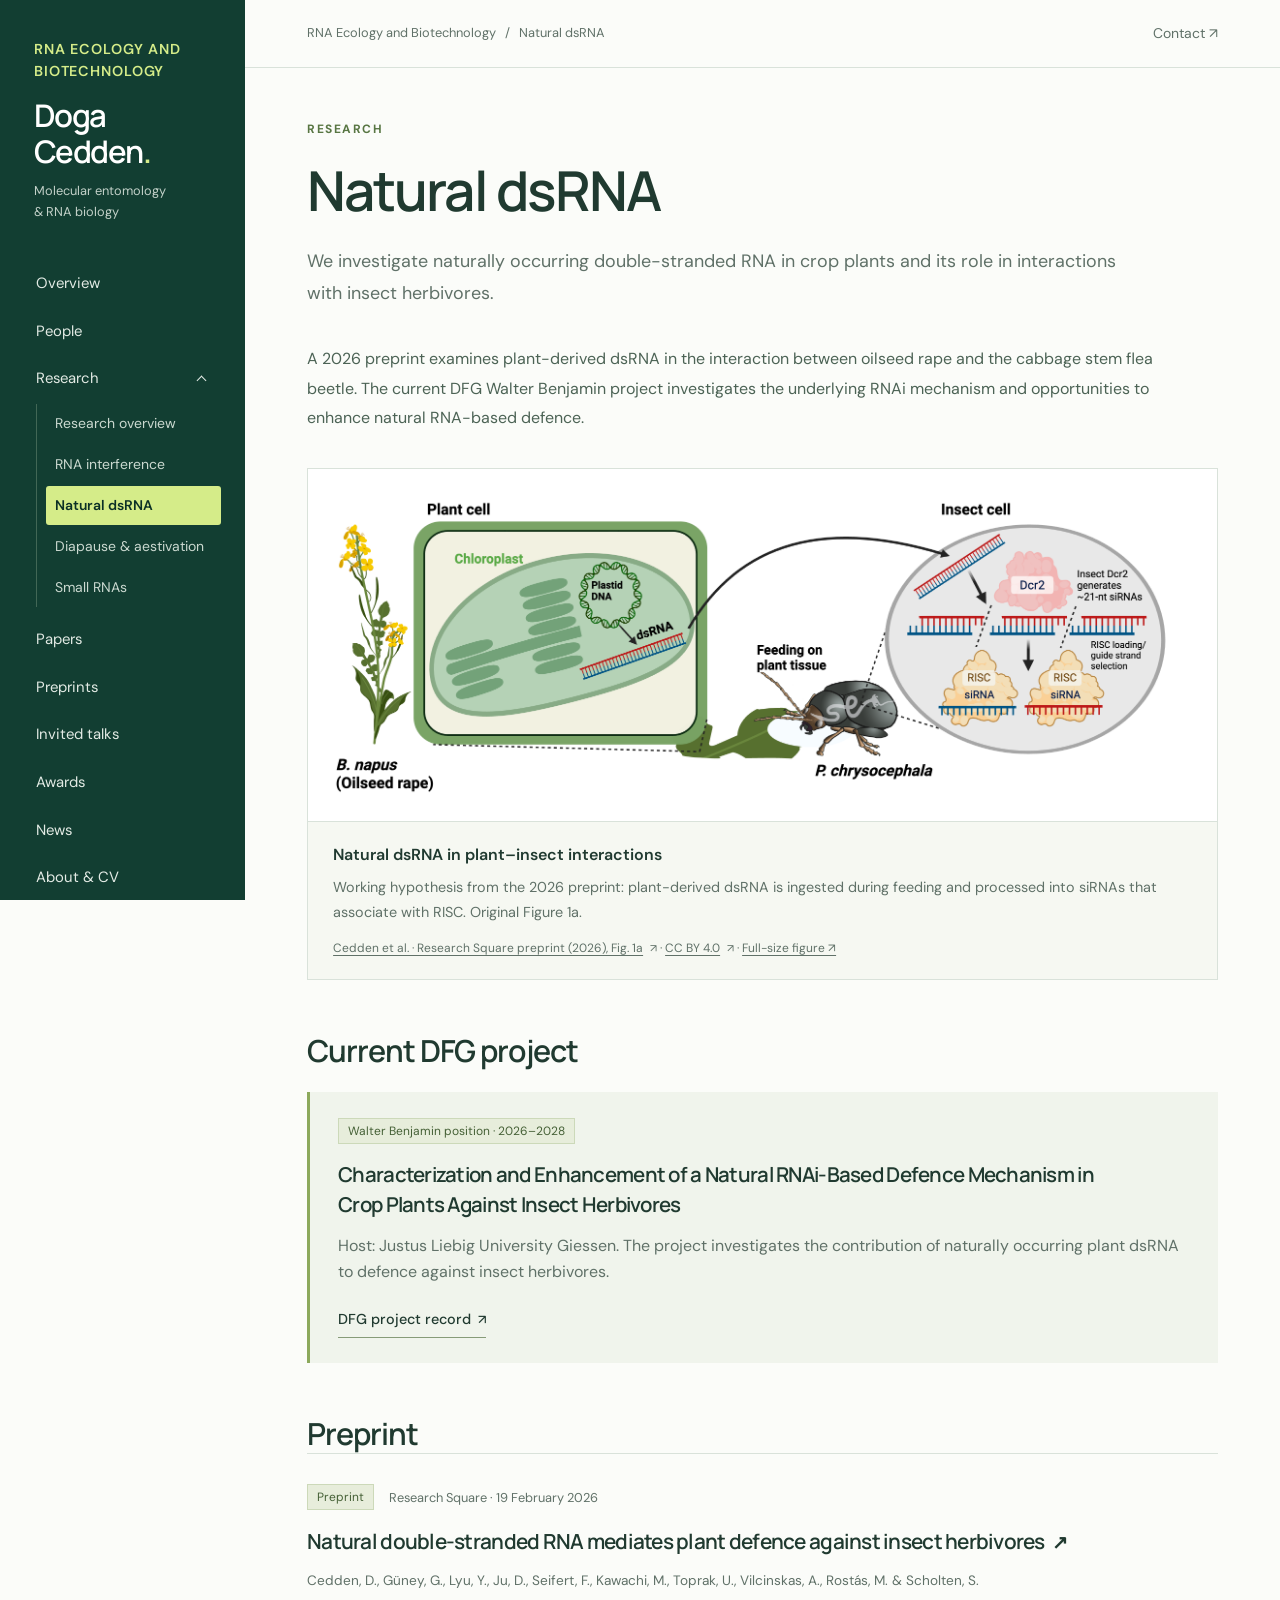
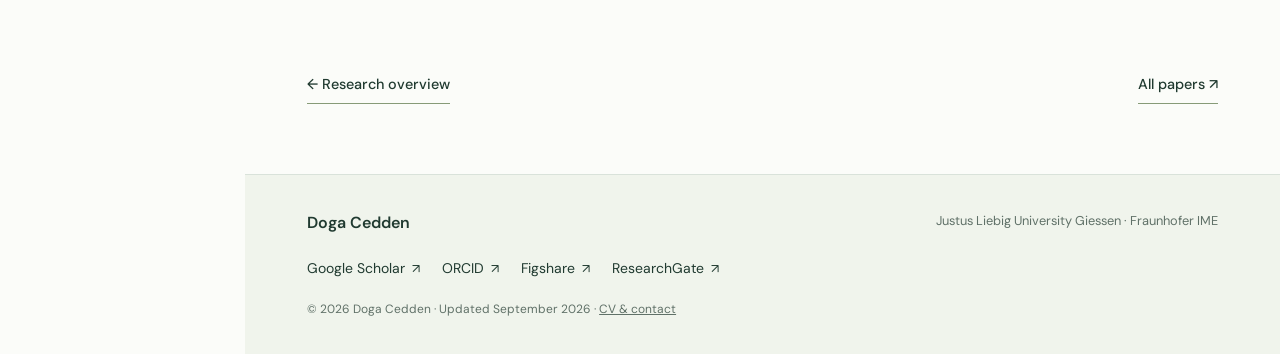
<file: natural-dsrna.html>
<!doctype html><html lang="en"><head><meta charset="utf-8"><meta name="viewport" content="width=device-width, initial-scale=1"><title>Natural dsRNA | Doga Cedden · RNA Ecology and Biotechnology</title><meta name="description" content="Natural dsRNA. RNA Ecology and Biotechnology: research, publications and academic activities of Doga Cedden."><meta name="theme-color" content="#123e32"><link rel="icon" type="image/svg+xml" href="data:image/svg+xml,%3Csvg xmlns='http://www.w3.org/2000/svg' viewBox='0 0 32 32'%3E%3Crect width='32' height='32' rx='8' fill='%23123e32'/%3E%3Ctext x='16' y='24' font-family='Georgia' font-size='25' text-anchor='middle' fill='%23d5ec89'%3ER%3C/text%3E%3C/svg%3E"><link rel="stylesheet" href="style.css?v=20260923-rna-ecology"><script src="site.js" defer></script></head><body>
<a class="skip" href="#main">Skip to content</a><aside class="sidebar"><a class="identity" href="index.html"><span class="lab-name">RNA ECOLOGY AND BIOTECHNOLOGY</span><span class="name">Doga<br>Cedden<span class="name-dot">.</span></span><span class="identity-caption">Molecular entomology<br>& RNA biology</span></a><nav aria-label="Main navigation"><a href="index.html">Overview</a><a href="people.html">People</a><details class="research-menu" open><summary>Research<span class="chevron" aria-hidden="true"></span></summary><div class="subnav"><a href="research.html">Research overview</a><a href="rnai.html">RNA interference</a><a href="natural-dsrna.html" aria-current="page">Natural dsRNA</a><a href="diapause.html">Diapause & aestivation</a><a href="small-rnas.html">Small RNAs</a></div></details><a href="papers.html">Papers</a><a href="preprints.html">Preprints</a><a href="talks.html">Invited talks</a><a href="awards.html">Awards</a><a href="news.html">News</a><a href="cv.html">About & CV</a></nav><div class="sidebar-bottom"><a class="dsrip-link" href="https://dsrip.uni-goettingen.de/" target="_blank" rel="noopener">Open dsRIP<span class="external" aria-hidden="true">↗</span></a><span>Giessen, Germany</span></div></aside>
<div class="mobile-bar"><a href="index.html"><strong>Doga Cedden</strong><span>RNA Ecology and Biotechnology</span></a><button type="button" class="menu-button" id="menu-button" aria-controls="mobile-menu" aria-expanded="false"><span>Menu</span><svg width="20" height="20" viewBox="0 0 20 20" aria-hidden="true"><path d="M2 5h16M2 10h16M2 15h16" fill="none" stroke="currentColor" stroke-width="1.5"/></svg></button></div>
<dialog id="mobile-menu" aria-labelledby="menu-title"><div class="dialog-header"><strong id="menu-title">Doga Cedden · RNA Ecology and Biotechnology</strong><button id="menu-close" aria-label="Close navigation">×</button></div><nav aria-label="Main navigation"><a href="index.html">Overview</a><a href="people.html">People</a><details class="research-menu" open><summary>Research<span class="chevron" aria-hidden="true"></span></summary><div class="subnav"><a href="research.html">Research overview</a><a href="rnai.html">RNA interference</a><a href="natural-dsrna.html" aria-current="page">Natural dsRNA</a><a href="diapause.html">Diapause & aestivation</a><a href="small-rnas.html">Small RNAs</a></div></details><a href="papers.html">Papers</a><a href="preprints.html">Preprints</a><a href="talks.html">Invited talks</a><a href="awards.html">Awards</a><a href="news.html">News</a><a href="cv.html">About & CV</a></nav><a class="dsrip-link" href="https://dsrip.uni-goettingen.de/" target="_blank" rel="noopener">Open dsRIP<span class="external" aria-hidden="true">↗</span></a></dialog>
<div class="page"><header class="page-top"><span><a href="index.html">RNA Ecology and Biotechnology</a><span aria-hidden="true"> / </span>Natural dsRNA</span><a href="mailto:doga.cedden@uni-giessen.de">Contact <span aria-hidden="true">↗</span></a></header><main id="main"><div class="page-heading"><p class="eyebrow">RESEARCH</p><h1>Natural dsRNA</h1><p class="lead">We investigate naturally occurring double-stranded RNA in crop plants and its role in interactions with insect herbivores.</p></div><p class="body-intro">A 2026 preprint examines plant-derived dsRNA in the interaction between oilseed rape and the cabbage stem flea beetle. The current DFG Walter Benjamin project investigates the underlying RNAi mechanism and opportunities to enhance natural RNA-based defence.</p><figure class="research-figure "><a class="figure-link" href="assets/natural-dsrna-figure-1a-original.png" target="_blank" aria-label="View Natural dsRNA in plant–insect interactions at full size"><img src="assets/natural-dsrna-figure-1a-original.png" alt="Working hypothesis: oilseed rape chloroplast dsRNA is ingested by a cabbage stem flea beetle, then processed by Dicer-2 into siRNAs that load into RISC." width="3544" height="1246" loading="lazy"></a><figcaption><span class="figure-label">Natural dsRNA in plant–insect interactions</span><p>Working hypothesis from the 2026 preprint: plant-derived dsRNA is ingested during feeding and processed into siRNAs that associate with RISC. Original Figure 1a.</p><div class="figure-credit"><a class="" href="https://doi.org/10.21203/rs.3.rs-8904826/v1" target="_blank" rel="noopener">Cedden et al. · Research Square preprint (2026), Fig. 1a<span class="external" aria-hidden="true">↗</span></a> · <a class="" href="https://creativecommons.org/licenses/by/4.0/" target="_blank" rel="noopener">CC BY 4.0<span class="external" aria-hidden="true">↗</span></a> · <a href="assets/natural-dsrna-figure-1a-original.png" target="_blank">Full-size figure ↗</a></div></figcaption></figure><section class="page-section"><h2>Current DFG project</h2><div class="project-block"><span class="badge">Walter Benjamin position · 2026–2028</span><h3>Characterization and Enhancement of a Natural RNAi-Based Defence Mechanism in Crop Plants Against Insect Herbivores</h3><p>Host: Justus Liebig University Giessen. The project investigates the contribution of naturally occurring plant dsRNA to defence against insect herbivores.</p><a class="text-link" href="https://gepris.dfg.de/gepris/projekt/585515648" target="_blank" rel="noopener">DFG project record<span class="external" aria-hidden="true">↗</span></a></div></section><section class="page-section"><h2>Preprint</h2><article class="preprint-row"><div class="preprint-meta"><span class="badge">Preprint</span><span>Research Square · 19 February 2026</span></div><h3><a class="" href="https://doi.org/10.21203/rs.3.rs-8904826/v1" target="_blank" rel="noopener">Natural double-stranded RNA mediates plant defence against insect herbivores<span class="external" aria-hidden="true">↗</span></a></h3><p class="authors">Cedden, D., Güney, G., Lyu, Y., Ju, D., Seifert, F., Kawachi, M., Toprak, U., Vilcinskas, A., Rostás, M. &amp; Scholten, S.</p></article></section><div class="page-end-links"><a class="text-link" href="research.html">← Research overview</a><a class="text-link" href="papers.html">All papers ↗</a></div></main><footer><div><strong>Doga Cedden</strong><span>Justus Liebig University Giessen · Fraunhofer IME</span></div><div class="footer-links"><a class="" href="https://scholar.google.com/citations?user=NAaSsc8AAAAJ" target="_blank" rel="noopener">Google Scholar<span class="external" aria-hidden="true">↗</span></a><a class="" href="https://orcid.org/0000-0001-9031-3710" target="_blank" rel="noopener">ORCID<span class="external" aria-hidden="true">↗</span></a><a class="" href="https://figshare.com/authors/Doga_CEDDEN/12675286" target="_blank" rel="noopener">Figshare<span class="external" aria-hidden="true">↗</span></a><a class="" href="https://www.researchgate.net/profile/Doga-Cedden" target="_blank" rel="noopener">ResearchGate<span class="external" aria-hidden="true">↗</span></a></div><p class="footer-note">© 2026 Doga Cedden · Updated September 2026 · <a href="cv.html">CV & contact</a></p></footer></div></body></html>
</file>
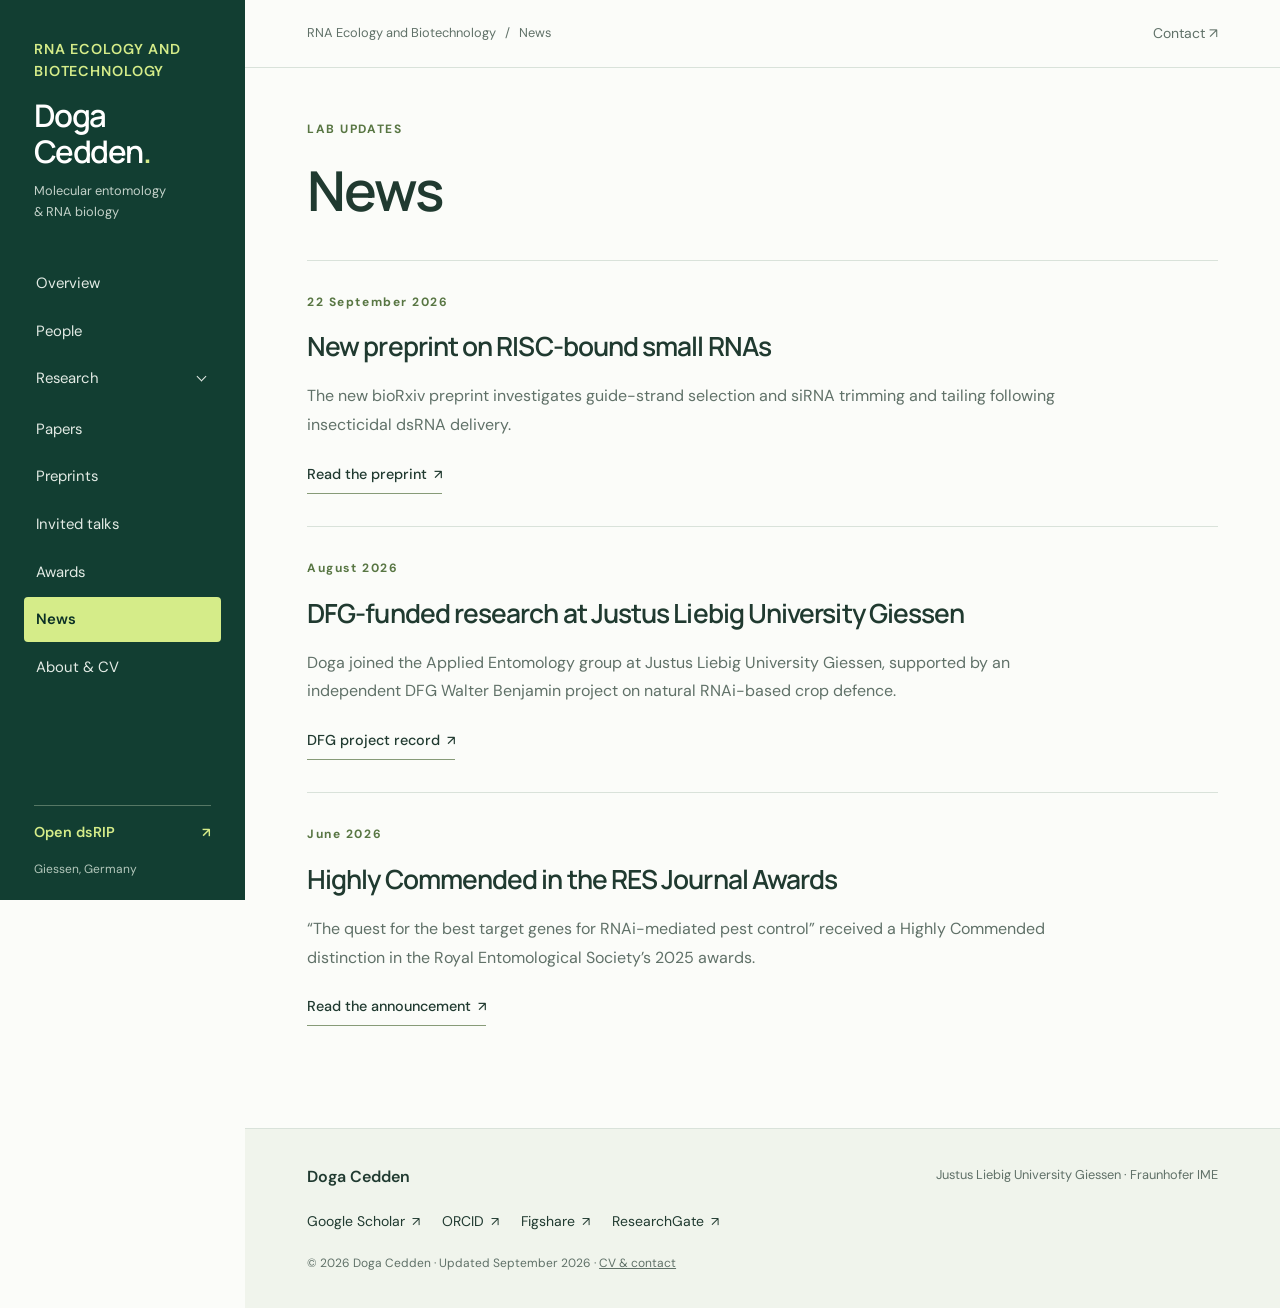
<file: news.html>
<!doctype html><html lang="en"><head><meta charset="utf-8"><meta name="viewport" content="width=device-width, initial-scale=1"><title>News | Doga Cedden · RNA Ecology and Biotechnology</title><meta name="description" content="News. RNA Ecology and Biotechnology: research, publications and academic activities of Doga Cedden."><meta name="theme-color" content="#123e32"><link rel="icon" type="image/svg+xml" href="data:image/svg+xml,%3Csvg xmlns='http://www.w3.org/2000/svg' viewBox='0 0 32 32'%3E%3Crect width='32' height='32' rx='8' fill='%23123e32'/%3E%3Ctext x='16' y='24' font-family='Georgia' font-size='25' text-anchor='middle' fill='%23d5ec89'%3ER%3C/text%3E%3C/svg%3E"><link rel="stylesheet" href="style.css?v=20260923-rna-ecology"><script src="site.js" defer></script></head><body>
<a class="skip" href="#main">Skip to content</a><aside class="sidebar"><a class="identity" href="index.html"><span class="lab-name">RNA ECOLOGY AND BIOTECHNOLOGY</span><span class="name">Doga<br>Cedden<span class="name-dot">.</span></span><span class="identity-caption">Molecular entomology<br>& RNA biology</span></a><nav aria-label="Main navigation"><a href="index.html">Overview</a><a href="people.html">People</a><details class="research-menu" ><summary>Research<span class="chevron" aria-hidden="true"></span></summary><div class="subnav"><a href="research.html">Research overview</a><a href="rnai.html">RNA interference</a><a href="natural-dsrna.html">Natural dsRNA</a><a href="diapause.html">Diapause & aestivation</a><a href="small-rnas.html">Small RNAs</a></div></details><a href="papers.html">Papers</a><a href="preprints.html">Preprints</a><a href="talks.html">Invited talks</a><a href="awards.html">Awards</a><a href="news.html" aria-current="page">News</a><a href="cv.html">About & CV</a></nav><div class="sidebar-bottom"><a class="dsrip-link" href="https://dsrip.uni-goettingen.de/" target="_blank" rel="noopener">Open dsRIP<span class="external" aria-hidden="true">↗</span></a><span>Giessen, Germany</span></div></aside>
<div class="mobile-bar"><a href="index.html"><strong>Doga Cedden</strong><span>RNA Ecology and Biotechnology</span></a><button type="button" class="menu-button" id="menu-button" aria-controls="mobile-menu" aria-expanded="false"><span>Menu</span><svg width="20" height="20" viewBox="0 0 20 20" aria-hidden="true"><path d="M2 5h16M2 10h16M2 15h16" fill="none" stroke="currentColor" stroke-width="1.5"/></svg></button></div>
<dialog id="mobile-menu" aria-labelledby="menu-title"><div class="dialog-header"><strong id="menu-title">Doga Cedden · RNA Ecology and Biotechnology</strong><button id="menu-close" aria-label="Close navigation">×</button></div><nav aria-label="Main navigation"><a href="index.html">Overview</a><a href="people.html">People</a><details class="research-menu" ><summary>Research<span class="chevron" aria-hidden="true"></span></summary><div class="subnav"><a href="research.html">Research overview</a><a href="rnai.html">RNA interference</a><a href="natural-dsrna.html">Natural dsRNA</a><a href="diapause.html">Diapause & aestivation</a><a href="small-rnas.html">Small RNAs</a></div></details><a href="papers.html">Papers</a><a href="preprints.html">Preprints</a><a href="talks.html">Invited talks</a><a href="awards.html">Awards</a><a href="news.html" aria-current="page">News</a><a href="cv.html">About & CV</a></nav><a class="dsrip-link" href="https://dsrip.uni-goettingen.de/" target="_blank" rel="noopener">Open dsRIP<span class="external" aria-hidden="true">↗</span></a></dialog>
<div class="page"><header class="page-top"><span><a href="index.html">RNA Ecology and Biotechnology</a><span aria-hidden="true"> / </span>News</span><a href="mailto:doga.cedden@uni-giessen.de">Contact <span aria-hidden="true">↗</span></a></header><main id="main"><div class="page-heading"><p class="eyebrow">LAB UPDATES</p><h1>News</h1></div><article class="news-item"><p class="eyebrow">22 September 2026</p><h2>New preprint on RISC-bound small RNAs</h2><p>The new bioRxiv preprint investigates guide-strand selection and siRNA trimming and tailing following insecticidal dsRNA delivery.</p><a class="text-link" href="https://doi.org/10.64898/2026.09.18.748846" target="_blank" rel="noopener">Read the preprint<span class="external" aria-hidden="true">↗</span></a></article><article class="news-item"><p class="eyebrow">August 2026</p><h2>DFG-funded research at Justus Liebig University Giessen</h2><p>Doga joined the Applied Entomology group at Justus Liebig University Giessen, supported by an independent DFG Walter Benjamin project on natural RNAi-based crop defence.</p><a class="text-link" href="https://gepris.dfg.de/gepris/projekt/585515648" target="_blank" rel="noopener">DFG project record<span class="external" aria-hidden="true">↗</span></a></article><article class="news-item"><p class="eyebrow">June 2026</p><h2>Highly Commended in the RES Journal Awards</h2><p>“The quest for the best target genes for RNAi-mediated pest control” received a Highly Commended distinction in the Royal Entomological Society’s 2025 awards.</p><a class="text-link" href="https://www.royensoc.co.uk/news/res-journal-awards-2025/" target="_blank" rel="noopener">Read the announcement<span class="external" aria-hidden="true">↗</span></a></article></main><footer><div><strong>Doga Cedden</strong><span>Justus Liebig University Giessen · Fraunhofer IME</span></div><div class="footer-links"><a class="" href="https://scholar.google.com/citations?user=NAaSsc8AAAAJ" target="_blank" rel="noopener">Google Scholar<span class="external" aria-hidden="true">↗</span></a><a class="" href="https://orcid.org/0000-0001-9031-3710" target="_blank" rel="noopener">ORCID<span class="external" aria-hidden="true">↗</span></a><a class="" href="https://figshare.com/authors/Doga_CEDDEN/12675286" target="_blank" rel="noopener">Figshare<span class="external" aria-hidden="true">↗</span></a><a class="" href="https://www.researchgate.net/profile/Doga-Cedden" target="_blank" rel="noopener">ResearchGate<span class="external" aria-hidden="true">↗</span></a></div><p class="footer-note">© 2026 Doga Cedden · Updated September 2026 · <a href="cv.html">CV & contact</a></p></footer></div></body></html>
</file>
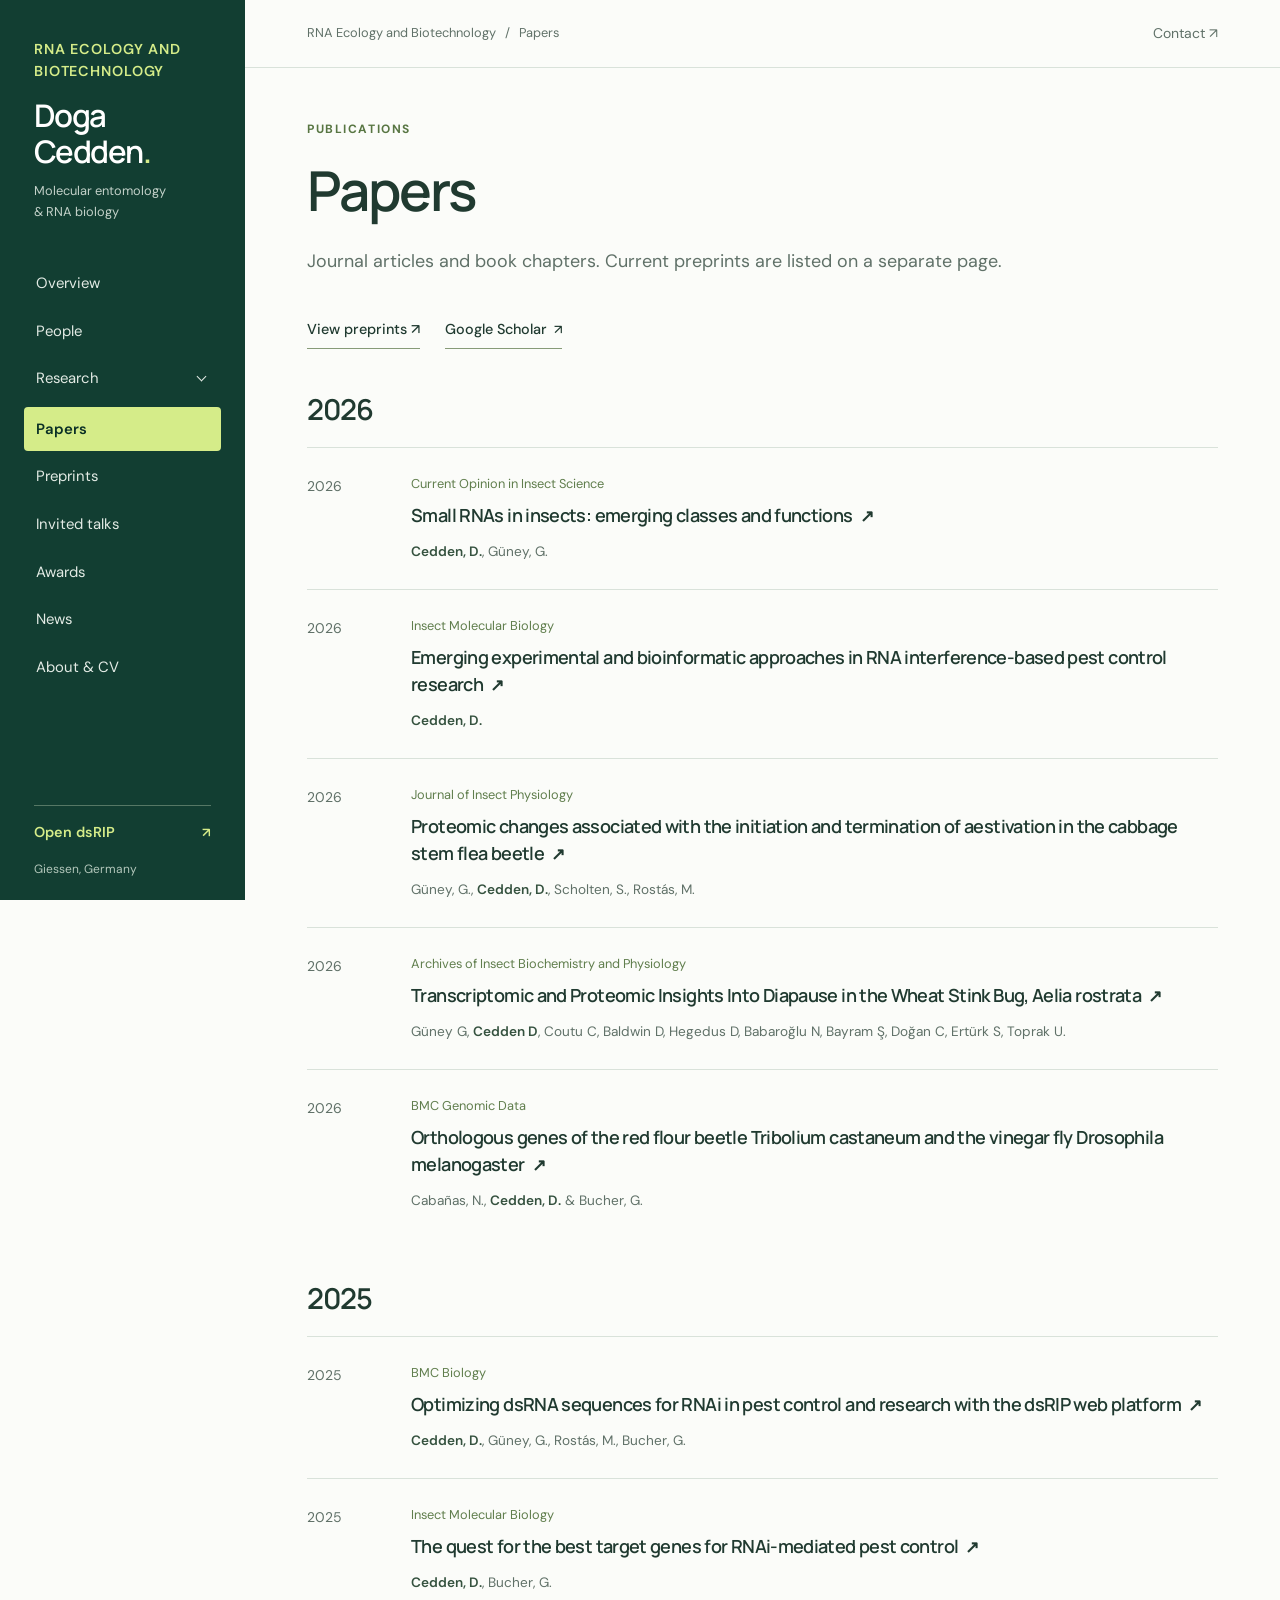
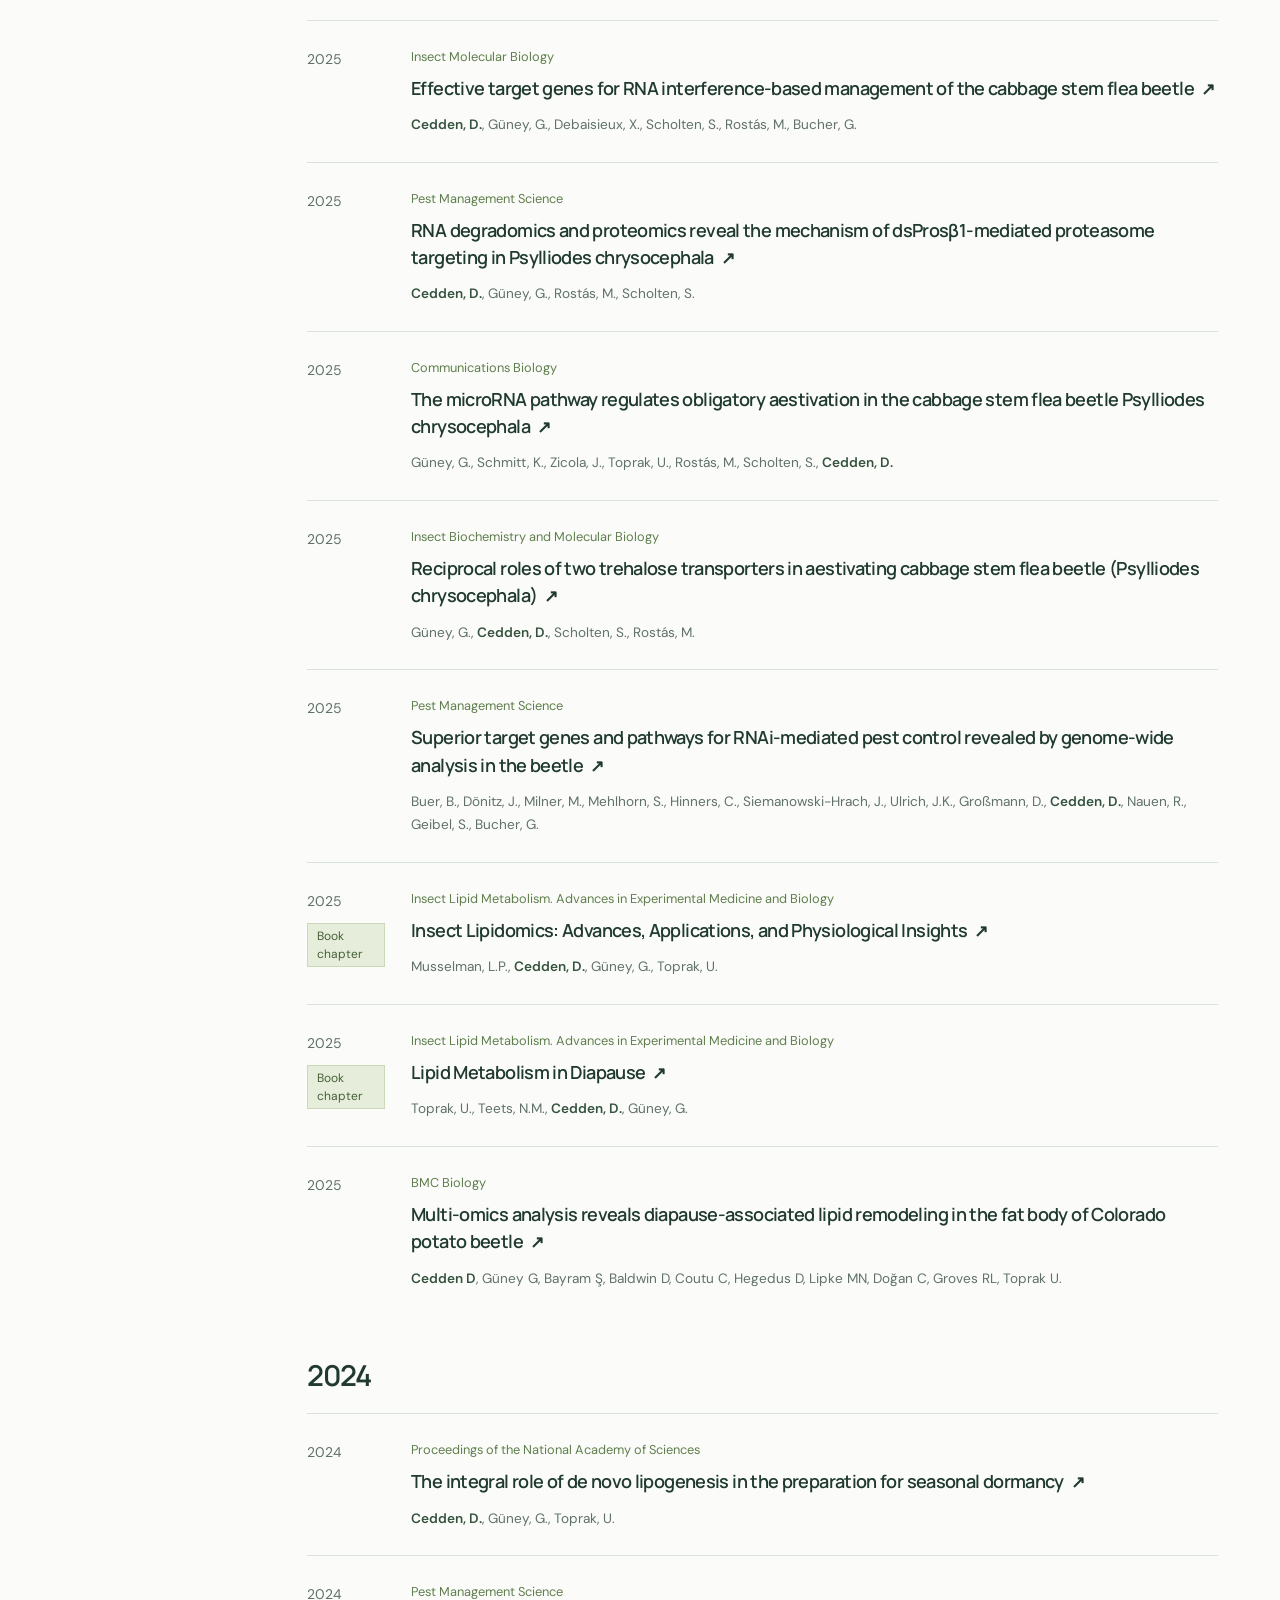
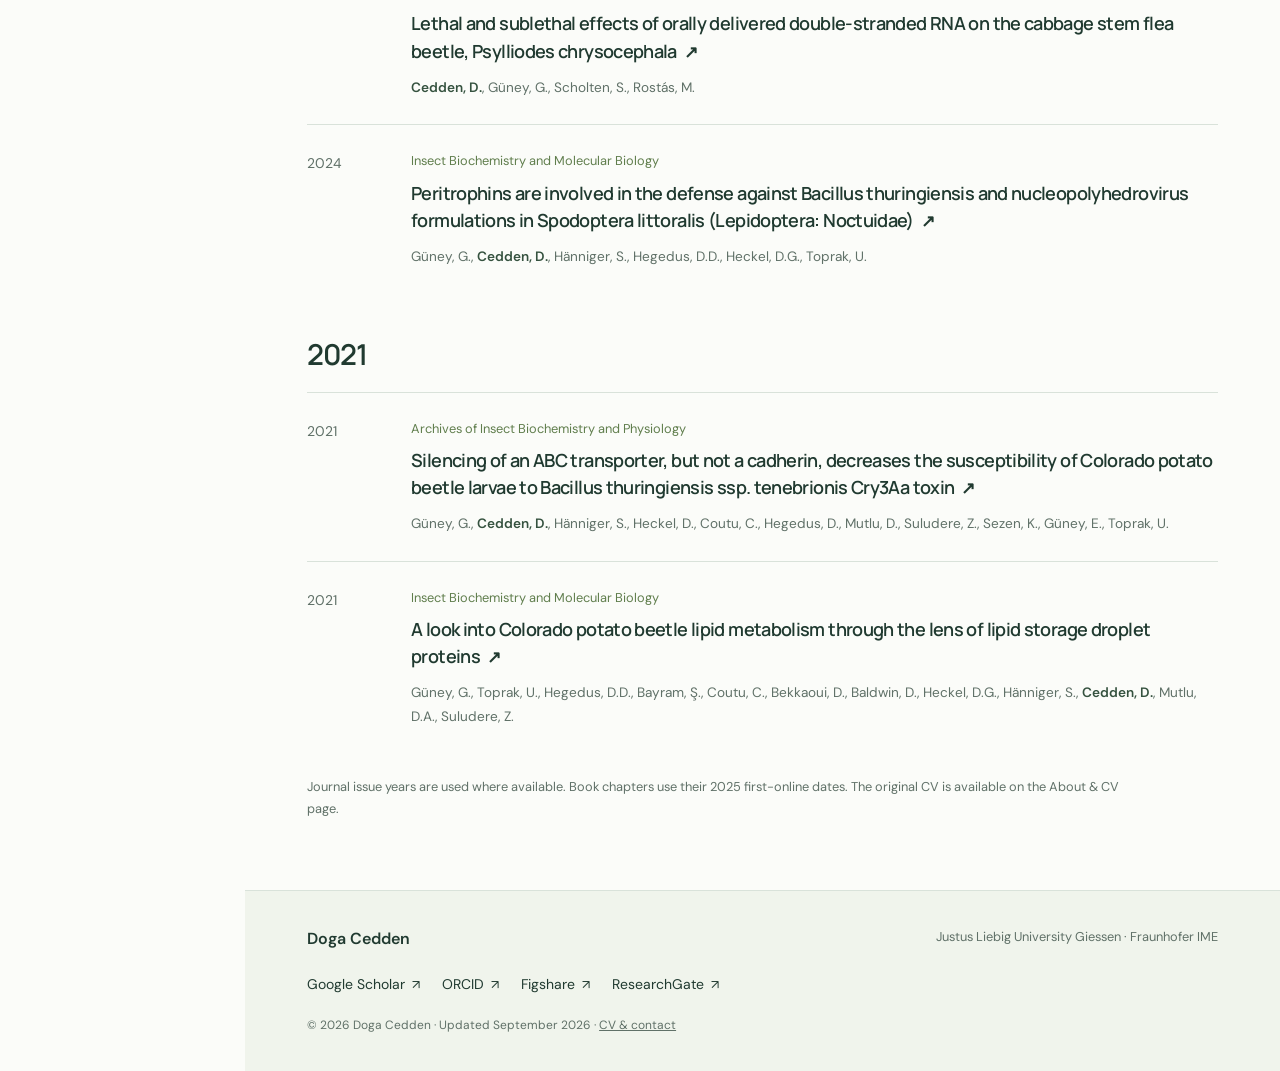
<file: papers.html>
<!doctype html><html lang="en"><head><meta charset="utf-8"><meta name="viewport" content="width=device-width, initial-scale=1"><title>Papers | Doga Cedden · RNA Ecology and Biotechnology</title><meta name="description" content="Papers. RNA Ecology and Biotechnology: research, publications and academic activities of Doga Cedden."><meta name="theme-color" content="#123e32"><link rel="icon" type="image/svg+xml" href="data:image/svg+xml,%3Csvg xmlns='http://www.w3.org/2000/svg' viewBox='0 0 32 32'%3E%3Crect width='32' height='32' rx='8' fill='%23123e32'/%3E%3Ctext x='16' y='24' font-family='Georgia' font-size='25' text-anchor='middle' fill='%23d5ec89'%3ER%3C/text%3E%3C/svg%3E"><link rel="stylesheet" href="style.css?v=20260923-rna-ecology"><script src="site.js" defer></script></head><body>
<a class="skip" href="#main">Skip to content</a><aside class="sidebar"><a class="identity" href="index.html"><span class="lab-name">RNA ECOLOGY AND BIOTECHNOLOGY</span><span class="name">Doga<br>Cedden<span class="name-dot">.</span></span><span class="identity-caption">Molecular entomology<br>& RNA biology</span></a><nav aria-label="Main navigation"><a href="index.html">Overview</a><a href="people.html">People</a><details class="research-menu" ><summary>Research<span class="chevron" aria-hidden="true"></span></summary><div class="subnav"><a href="research.html">Research overview</a><a href="rnai.html">RNA interference</a><a href="natural-dsrna.html">Natural dsRNA</a><a href="diapause.html">Diapause & aestivation</a><a href="small-rnas.html">Small RNAs</a></div></details><a href="papers.html" aria-current="page">Papers</a><a href="preprints.html">Preprints</a><a href="talks.html">Invited talks</a><a href="awards.html">Awards</a><a href="news.html">News</a><a href="cv.html">About & CV</a></nav><div class="sidebar-bottom"><a class="dsrip-link" href="https://dsrip.uni-goettingen.de/" target="_blank" rel="noopener">Open dsRIP<span class="external" aria-hidden="true">↗</span></a><span>Giessen, Germany</span></div></aside>
<div class="mobile-bar"><a href="index.html"><strong>Doga Cedden</strong><span>RNA Ecology and Biotechnology</span></a><button type="button" class="menu-button" id="menu-button" aria-controls="mobile-menu" aria-expanded="false"><span>Menu</span><svg width="20" height="20" viewBox="0 0 20 20" aria-hidden="true"><path d="M2 5h16M2 10h16M2 15h16" fill="none" stroke="currentColor" stroke-width="1.5"/></svg></button></div>
<dialog id="mobile-menu" aria-labelledby="menu-title"><div class="dialog-header"><strong id="menu-title">Doga Cedden · RNA Ecology and Biotechnology</strong><button id="menu-close" aria-label="Close navigation">×</button></div><nav aria-label="Main navigation"><a href="index.html">Overview</a><a href="people.html">People</a><details class="research-menu" ><summary>Research<span class="chevron" aria-hidden="true"></span></summary><div class="subnav"><a href="research.html">Research overview</a><a href="rnai.html">RNA interference</a><a href="natural-dsrna.html">Natural dsRNA</a><a href="diapause.html">Diapause & aestivation</a><a href="small-rnas.html">Small RNAs</a></div></details><a href="papers.html" aria-current="page">Papers</a><a href="preprints.html">Preprints</a><a href="talks.html">Invited talks</a><a href="awards.html">Awards</a><a href="news.html">News</a><a href="cv.html">About & CV</a></nav><a class="dsrip-link" href="https://dsrip.uni-goettingen.de/" target="_blank" rel="noopener">Open dsRIP<span class="external" aria-hidden="true">↗</span></a></dialog>
<div class="page"><header class="page-top"><span><a href="index.html">RNA Ecology and Biotechnology</a><span aria-hidden="true"> / </span>Papers</span><a href="mailto:doga.cedden@uni-giessen.de">Contact <span aria-hidden="true">↗</span></a></header><main id="main"><div class="page-heading"><p class="eyebrow">PUBLICATIONS</p><h1>Papers</h1><p class="lead">Journal articles and book chapters. Current preprints are listed on a separate page.</p></div><div class="utility-links"><a href="preprints.html" class="text-link">View preprints ↗</a><a class="text-link" href="https://scholar.google.com/citations?user=NAaSsc8AAAAJ" target="_blank" rel="noopener">Google Scholar<span class="external" aria-hidden="true">↗</span></a></div><section class="year-group"><h2>2026</h2><article class="paper-row"><div class="paper-date">2026</div><div><p class="journal">Current Opinion in Insect Science</p><h3><a class="" href="https://doi.org/10.1016/j.cois.2025.101458" target="_blank" rel="noopener">Small RNAs in insects: emerging classes and functions<span class="external" aria-hidden="true">↗</span></a></h3><p class="authors"><strong>Cedden, D.</strong>, Güney, G.</p></div></article><article class="paper-row"><div class="paper-date">2026</div><div><p class="journal">Insect Molecular Biology</p><h3><a class="" href="https://doi.org/10.1111/imb.70040" target="_blank" rel="noopener">Emerging experimental and bioinformatic approaches in RNA interference-based pest control research<span class="external" aria-hidden="true">↗</span></a></h3><p class="authors"><strong>Cedden, D.</strong></p></div></article><article class="paper-row"><div class="paper-date">2026</div><div><p class="journal">Journal of Insect Physiology</p><h3><a class="" href="https://doi.org/10.1016/j.jinsphys.2026.104955" target="_blank" rel="noopener">Proteomic changes associated with the initiation and termination of aestivation in the cabbage stem flea beetle<span class="external" aria-hidden="true">↗</span></a></h3><p class="authors">Güney, G., <strong>Cedden, D.</strong>, Scholten, S., Rostás, M.</p></div></article><article class="paper-row"><div class="paper-date">2026</div><div><p class="journal">Archives of Insect Biochemistry and Physiology</p><h3><a class="" href="https://doi.org/10.1002/arch.70188" target="_blank" rel="noopener">Transcriptomic and Proteomic Insights Into Diapause in the Wheat Stink Bug, Aelia rostrata<span class="external" aria-hidden="true">↗</span></a></h3><p class="authors">Güney G, <strong>Cedden D</strong>, Coutu C, Baldwin D, Hegedus D, Babaroğlu N, Bayram Ş, Doğan C, Ertürk S, Toprak U.</p></div></article><article class="paper-row"><div class="paper-date">2026</div><div><p class="journal">BMC Genomic Data</p><h3><a class="" href="https://doi.org/10.1186/s12863-025-01397-0" target="_blank" rel="noopener">Orthologous genes of the red flour beetle Tribolium castaneum and the vinegar fly Drosophila melanogaster<span class="external" aria-hidden="true">↗</span></a></h3><p class="authors">Cabañas, N., <strong>Cedden, D.</strong> &amp; Bucher, G.</p></div></article></section><section class="year-group"><h2>2025</h2><article class="paper-row"><div class="paper-date">2025</div><div><p class="journal">BMC Biology</p><h3><a class="" href="https://doi.org/10.1186/s12915-025-02219-6" target="_blank" rel="noopener">Optimizing dsRNA sequences for RNAi in pest control and research with the dsRIP web platform<span class="external" aria-hidden="true">↗</span></a></h3><p class="authors"><strong>Cedden, D.</strong>, Güney, G., Rostás, M., Bucher, G.</p></div></article><article class="paper-row"><div class="paper-date">2025</div><div><p class="journal">Insect Molecular Biology</p><h3><a class="" href="https://doi.org/10.1111/imb.12966" target="_blank" rel="noopener">The quest for the best target genes for RNAi-mediated pest control<span class="external" aria-hidden="true">↗</span></a></h3><p class="authors"><strong>Cedden, D.</strong>, Bucher, G.</p></div></article><article class="paper-row"><div class="paper-date">2025</div><div><p class="journal">Insect Molecular Biology</p><h3><a class="" href="https://doi.org/10.1111/imb.12942" target="_blank" rel="noopener">Effective target genes for RNA interference-based management of the cabbage stem flea beetle<span class="external" aria-hidden="true">↗</span></a></h3><p class="authors"><strong>Cedden, D.</strong>, Güney, G., Debaisieux, X., Scholten, S., Rostás, M., Bucher, G.</p></div></article><article class="paper-row"><div class="paper-date">2025</div><div><p class="journal">Pest Management Science</p><h3><a class="" href="https://doi.org/10.1002/ps.70275" target="_blank" rel="noopener">RNA degradomics and proteomics reveal the mechanism of dsProsβ1-mediated proteasome targeting in Psylliodes chrysocephala<span class="external" aria-hidden="true">↗</span></a></h3><p class="authors"><strong>Cedden, D.</strong>, Güney, G., Rostás, M., Scholten, S.</p></div></article><article class="paper-row"><div class="paper-date">2025</div><div><p class="journal">Communications Biology</p><h3><a class="" href="https://doi.org/10.1038/s42003-025-08721-5" target="_blank" rel="noopener">The microRNA pathway regulates obligatory aestivation in the cabbage stem flea beetle Psylliodes chrysocephala<span class="external" aria-hidden="true">↗</span></a></h3><p class="authors">Güney, G., Schmitt, K., Zicola, J., Toprak, U., Rostás, M., Scholten, S., <strong>Cedden, D.</strong></p></div></article><article class="paper-row"><div class="paper-date">2025</div><div><p class="journal">Insect Biochemistry and Molecular Biology</p><h3><a class="" href="https://doi.org/10.1016/j.ibmb.2025.104308" target="_blank" rel="noopener">Reciprocal roles of two trehalose transporters in aestivating cabbage stem flea beetle (Psylliodes chrysocephala)<span class="external" aria-hidden="true">↗</span></a></h3><p class="authors">Güney, G., <strong>Cedden, D.</strong>, Scholten, S., Rostás, M.</p></div></article><article class="paper-row"><div class="paper-date">2025</div><div><p class="journal">Pest Management Science</p><h3><a class="" href="https://doi.org/10.1002/ps.8505" target="_blank" rel="noopener">Superior target genes and pathways for RNAi-mediated pest control revealed by genome-wide analysis in the beetle<span class="external" aria-hidden="true">↗</span></a></h3><p class="authors">Buer, B., Dönitz, J., Milner, M., Mehlhorn, S., Hinners, C., Siemanowski-Hrach, J., Ulrich, J.K., Großmann, D., <strong>Cedden, D.</strong>, Nauen, R., Geibel, S., Bucher, G.</p></div></article><article class="paper-row"><div class="paper-date">2025<span class="badge">Book chapter</span></div><div><p class="journal">Insect Lipid Metabolism. Advances in Experimental Medicine and Biology</p><h3><a class="" href="https://doi.org/10.1007/5584_2025_878" target="_blank" rel="noopener">Insect Lipidomics: Advances, Applications, and Physiological Insights<span class="external" aria-hidden="true">↗</span></a></h3><p class="authors">Musselman, L.P., <strong>Cedden, D.</strong>, Güney, G., Toprak, U.</p></div></article><article class="paper-row"><div class="paper-date">2025<span class="badge">Book chapter</span></div><div><p class="journal">Insect Lipid Metabolism. Advances in Experimental Medicine and Biology</p><h3><a class="" href="https://doi.org/10.1007/5584_2025_850" target="_blank" rel="noopener">Lipid Metabolism in Diapause<span class="external" aria-hidden="true">↗</span></a></h3><p class="authors">Toprak, U., Teets, N.M., <strong>Cedden, D.</strong>, Güney, G.</p></div></article><article class="paper-row"><div class="paper-date">2025</div><div><p class="journal">BMC Biology</p><h3><a class="" href="https://doi.org/10.1186/s12915-025-02408-3" target="_blank" rel="noopener">Multi-omics analysis reveals diapause-associated lipid remodeling in the fat body of Colorado potato beetle<span class="external" aria-hidden="true">↗</span></a></h3><p class="authors"><strong>Cedden D</strong>, Güney G, Bayram Ş, Baldwin D, Coutu C, Hegedus D, Lipke MN, Doğan C, Groves RL, Toprak U.</p></div></article></section><section class="year-group"><h2>2024</h2><article class="paper-row"><div class="paper-date">2024</div><div><p class="journal">Proceedings of the National Academy of Sciences</p><h3><a class="" href="https://doi.org/10.1073/pnas.2406194121" target="_blank" rel="noopener">The integral role of de novo lipogenesis in the preparation for seasonal dormancy<span class="external" aria-hidden="true">↗</span></a></h3><p class="authors"><strong>Cedden, D.</strong>, Güney, G., Toprak, U.</p></div></article><article class="paper-row"><div class="paper-date">2024</div><div><p class="journal">Pest Management Science</p><h3><a class="" href="https://doi.org/10.1002/ps.7494" target="_blank" rel="noopener">Lethal and sublethal effects of orally delivered double-stranded RNA on the cabbage stem flea beetle, Psylliodes chrysocephala<span class="external" aria-hidden="true">↗</span></a></h3><p class="authors"><strong>Cedden, D.</strong>, Güney, G., Scholten, S., Rostás, M.</p></div></article><article class="paper-row"><div class="paper-date">2024</div><div><p class="journal">Insect Biochemistry and Molecular Biology</p><h3><a class="" href="https://doi.org/10.1016/j.ibmb.2024.104073" target="_blank" rel="noopener">Peritrophins are involved in the defense against Bacillus thuringiensis and nucleopolyhedrovirus formulations in Spodoptera littoralis (Lepidoptera: Noctuidae)<span class="external" aria-hidden="true">↗</span></a></h3><p class="authors">Güney, G., <strong>Cedden, D.</strong>, Hänniger, S., Hegedus, D.D., Heckel, D.G., Toprak, U.</p></div></article></section><section class="year-group"><h2>2021</h2><article class="paper-row"><div class="paper-date">2021</div><div><p class="journal">Archives of Insect Biochemistry and Physiology</p><h3><a class="" href="https://doi.org/10.1002/arch.21834" target="_blank" rel="noopener">Silencing of an ABC transporter, but not a cadherin, decreases the susceptibility of Colorado potato beetle larvae to Bacillus thuringiensis ssp. tenebrionis Cry3Aa toxin<span class="external" aria-hidden="true">↗</span></a></h3><p class="authors">Güney, G., <strong>Cedden, D.</strong>, Hänniger, S., Heckel, D., Coutu, C., Hegedus, D., Mutlu, D., Suludere, Z., Sezen, K., Güney, E., Toprak, U.</p></div></article><article class="paper-row"><div class="paper-date">2021</div><div><p class="journal">Insect Biochemistry and Molecular Biology</p><h3><a class="" href="https://doi.org/10.1016/j.ibmb.2020.103473" target="_blank" rel="noopener">A look into Colorado potato beetle lipid metabolism through the lens of lipid storage droplet proteins<span class="external" aria-hidden="true">↗</span></a></h3><p class="authors">Güney, G., Toprak, U., Hegedus, D.D., Bayram, Ş., Coutu, C., Bekkaoui, D., Baldwin, D., Heckel, D.G., Hänniger, S., <strong>Cedden, D.</strong>, Mutlu, D.A., Suludere, Z.</p></div></article></section><p class="small-note">Journal issue years are used where available. Book chapters use their 2025 first-online dates. The original CV is available on the About & CV page.</p></main><footer><div><strong>Doga Cedden</strong><span>Justus Liebig University Giessen · Fraunhofer IME</span></div><div class="footer-links"><a class="" href="https://scholar.google.com/citations?user=NAaSsc8AAAAJ" target="_blank" rel="noopener">Google Scholar<span class="external" aria-hidden="true">↗</span></a><a class="" href="https://orcid.org/0000-0001-9031-3710" target="_blank" rel="noopener">ORCID<span class="external" aria-hidden="true">↗</span></a><a class="" href="https://figshare.com/authors/Doga_CEDDEN/12675286" target="_blank" rel="noopener">Figshare<span class="external" aria-hidden="true">↗</span></a><a class="" href="https://www.researchgate.net/profile/Doga-Cedden" target="_blank" rel="noopener">ResearchGate<span class="external" aria-hidden="true">↗</span></a></div><p class="footer-note">© 2026 Doga Cedden · Updated September 2026 · <a href="cv.html">CV & contact</a></p></footer></div></body></html>
</file>
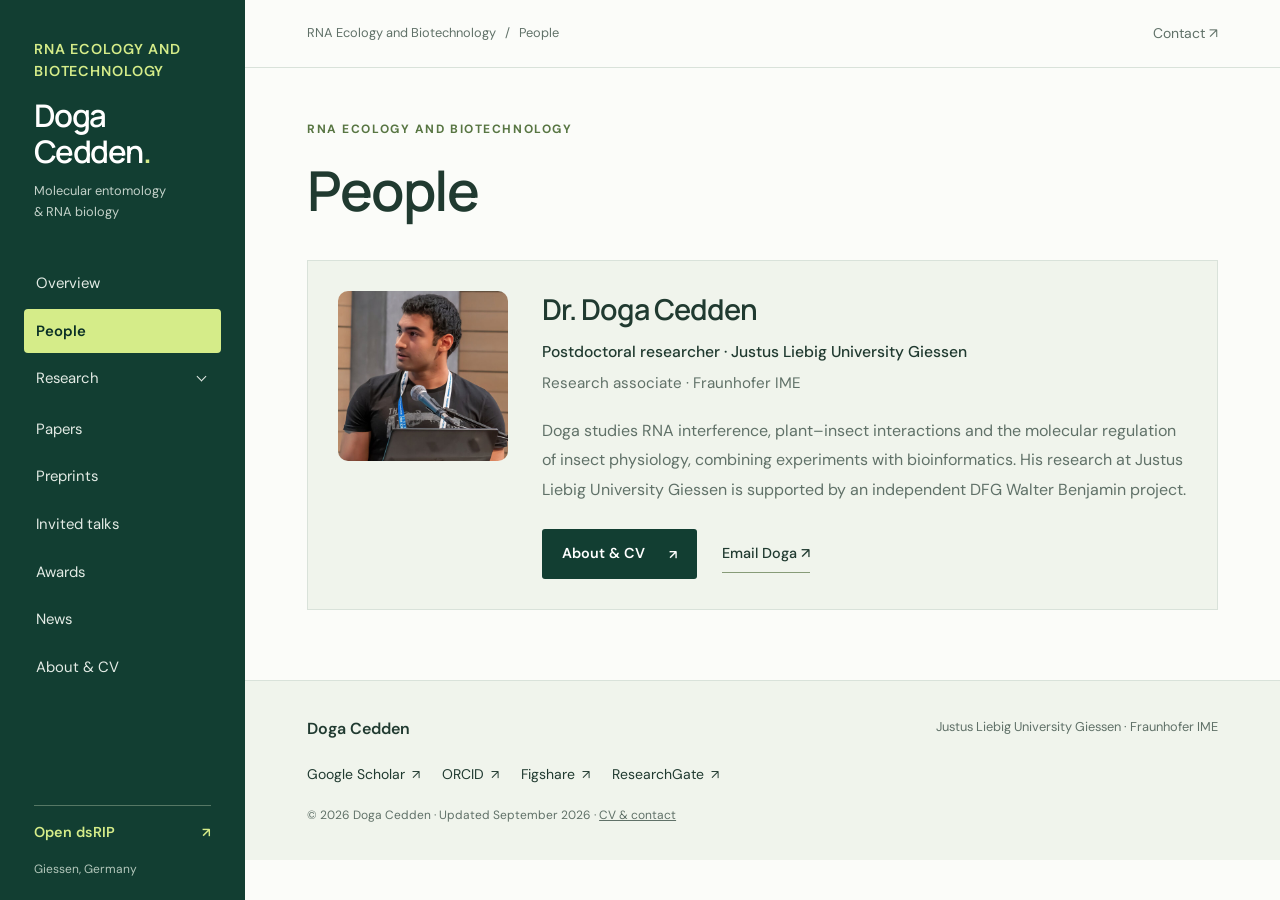
<file: people.html>
<!doctype html><html lang="en"><head><meta charset="utf-8"><meta name="viewport" content="width=device-width, initial-scale=1"><title>People | Doga Cedden · RNA Ecology and Biotechnology</title><meta name="description" content="People. RNA Ecology and Biotechnology: research, publications and academic activities of Doga Cedden."><meta name="theme-color" content="#123e32"><link rel="icon" type="image/svg+xml" href="data:image/svg+xml,%3Csvg xmlns='http://www.w3.org/2000/svg' viewBox='0 0 32 32'%3E%3Crect width='32' height='32' rx='8' fill='%23123e32'/%3E%3Ctext x='16' y='24' font-family='Georgia' font-size='25' text-anchor='middle' fill='%23d5ec89'%3ER%3C/text%3E%3C/svg%3E"><link rel="stylesheet" href="style.css?v=20260923-rna-ecology"><script src="site.js" defer></script></head><body>
<a class="skip" href="#main">Skip to content</a><aside class="sidebar"><a class="identity" href="index.html"><span class="lab-name">RNA ECOLOGY AND BIOTECHNOLOGY</span><span class="name">Doga<br>Cedden<span class="name-dot">.</span></span><span class="identity-caption">Molecular entomology<br>& RNA biology</span></a><nav aria-label="Main navigation"><a href="index.html">Overview</a><a href="people.html" aria-current="page">People</a><details class="research-menu" ><summary>Research<span class="chevron" aria-hidden="true"></span></summary><div class="subnav"><a href="research.html">Research overview</a><a href="rnai.html">RNA interference</a><a href="natural-dsrna.html">Natural dsRNA</a><a href="diapause.html">Diapause & aestivation</a><a href="small-rnas.html">Small RNAs</a></div></details><a href="papers.html">Papers</a><a href="preprints.html">Preprints</a><a href="talks.html">Invited talks</a><a href="awards.html">Awards</a><a href="news.html">News</a><a href="cv.html">About & CV</a></nav><div class="sidebar-bottom"><a class="dsrip-link" href="https://dsrip.uni-goettingen.de/" target="_blank" rel="noopener">Open dsRIP<span class="external" aria-hidden="true">↗</span></a><span>Giessen, Germany</span></div></aside>
<div class="mobile-bar"><a href="index.html"><strong>Doga Cedden</strong><span>RNA Ecology and Biotechnology</span></a><button type="button" class="menu-button" id="menu-button" aria-controls="mobile-menu" aria-expanded="false"><span>Menu</span><svg width="20" height="20" viewBox="0 0 20 20" aria-hidden="true"><path d="M2 5h16M2 10h16M2 15h16" fill="none" stroke="currentColor" stroke-width="1.5"/></svg></button></div>
<dialog id="mobile-menu" aria-labelledby="menu-title"><div class="dialog-header"><strong id="menu-title">Doga Cedden · RNA Ecology and Biotechnology</strong><button id="menu-close" aria-label="Close navigation">×</button></div><nav aria-label="Main navigation"><a href="index.html">Overview</a><a href="people.html" aria-current="page">People</a><details class="research-menu" ><summary>Research<span class="chevron" aria-hidden="true"></span></summary><div class="subnav"><a href="research.html">Research overview</a><a href="rnai.html">RNA interference</a><a href="natural-dsrna.html">Natural dsRNA</a><a href="diapause.html">Diapause & aestivation</a><a href="small-rnas.html">Small RNAs</a></div></details><a href="papers.html">Papers</a><a href="preprints.html">Preprints</a><a href="talks.html">Invited talks</a><a href="awards.html">Awards</a><a href="news.html">News</a><a href="cv.html">About & CV</a></nav><a class="dsrip-link" href="https://dsrip.uni-goettingen.de/" target="_blank" rel="noopener">Open dsRIP<span class="external" aria-hidden="true">↗</span></a></dialog>
<div class="page"><header class="page-top"><span><a href="index.html">RNA Ecology and Biotechnology</a><span aria-hidden="true"> / </span>People</span><a href="mailto:doga.cedden@uni-giessen.de">Contact <span aria-hidden="true">↗</span></a></header><main id="main"><div class="page-heading"><p class="eyebrow">RNA ECOLOGY AND BIOTECHNOLOGY</p><h1>People</h1></div><section class="people-list" aria-label="Lab members"><article class="person-card"><img class="person-portrait" src="assets/Doga-Cedden.jpg" alt="Doga Cedden speaking at a scientific meeting" width="512" height="512"><div class="person-details"><h2>Dr. Doga Cedden</h2><p class="person-role">Postdoctoral researcher · Justus Liebig University Giessen</p><p class="person-affiliation">Research associate · Fraunhofer IME</p><p class="person-bio">Doga studies RNA interference, plant–insect interactions and the molecular regulation of insect physiology, combining experiments with bioinformatics. His research at Justus Liebig University Giessen is supported by an independent DFG Walter Benjamin project.</p><div class="utility-links"><a class="button" href="cv.html">About & CV <span aria-hidden="true">↗</span></a><a class="text-link" href="mailto:doga.cedden@uni-giessen.de">Email Doga ↗</a></div></div></article></section></main><footer><div><strong>Doga Cedden</strong><span>Justus Liebig University Giessen · Fraunhofer IME</span></div><div class="footer-links"><a class="" href="https://scholar.google.com/citations?user=NAaSsc8AAAAJ" target="_blank" rel="noopener">Google Scholar<span class="external" aria-hidden="true">↗</span></a><a class="" href="https://orcid.org/0000-0001-9031-3710" target="_blank" rel="noopener">ORCID<span class="external" aria-hidden="true">↗</span></a><a class="" href="https://figshare.com/authors/Doga_CEDDEN/12675286" target="_blank" rel="noopener">Figshare<span class="external" aria-hidden="true">↗</span></a><a class="" href="https://www.researchgate.net/profile/Doga-Cedden" target="_blank" rel="noopener">ResearchGate<span class="external" aria-hidden="true">↗</span></a></div><p class="footer-note">© 2026 Doga Cedden · Updated September 2026 · <a href="cv.html">CV & contact</a></p></footer></div></body></html>
</file>
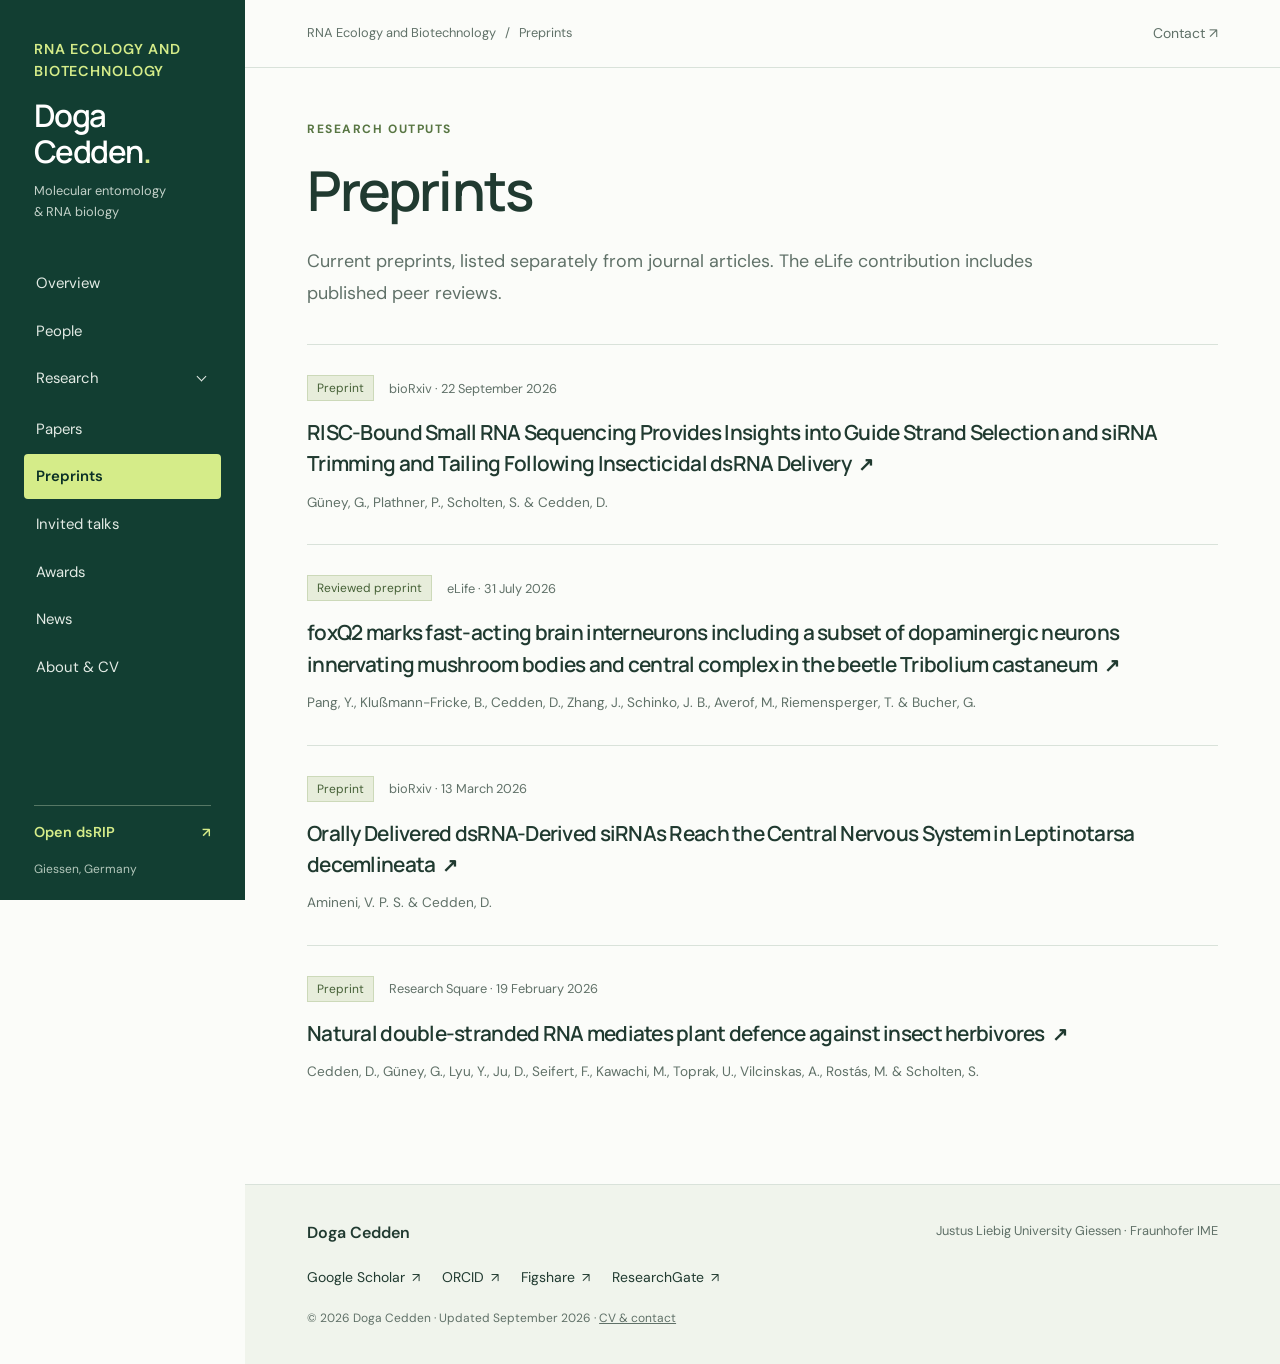
<file: preprints.html>
<!doctype html><html lang="en"><head><meta charset="utf-8"><meta name="viewport" content="width=device-width, initial-scale=1"><title>Preprints | Doga Cedden · RNA Ecology and Biotechnology</title><meta name="description" content="Preprints. RNA Ecology and Biotechnology: research, publications and academic activities of Doga Cedden."><meta name="theme-color" content="#123e32"><link rel="icon" type="image/svg+xml" href="data:image/svg+xml,%3Csvg xmlns='http://www.w3.org/2000/svg' viewBox='0 0 32 32'%3E%3Crect width='32' height='32' rx='8' fill='%23123e32'/%3E%3Ctext x='16' y='24' font-family='Georgia' font-size='25' text-anchor='middle' fill='%23d5ec89'%3ER%3C/text%3E%3C/svg%3E"><link rel="stylesheet" href="style.css?v=20260923-rna-ecology"><script src="site.js" defer></script></head><body>
<a class="skip" href="#main">Skip to content</a><aside class="sidebar"><a class="identity" href="index.html"><span class="lab-name">RNA ECOLOGY AND BIOTECHNOLOGY</span><span class="name">Doga<br>Cedden<span class="name-dot">.</span></span><span class="identity-caption">Molecular entomology<br>& RNA biology</span></a><nav aria-label="Main navigation"><a href="index.html">Overview</a><a href="people.html">People</a><details class="research-menu" ><summary>Research<span class="chevron" aria-hidden="true"></span></summary><div class="subnav"><a href="research.html">Research overview</a><a href="rnai.html">RNA interference</a><a href="natural-dsrna.html">Natural dsRNA</a><a href="diapause.html">Diapause & aestivation</a><a href="small-rnas.html">Small RNAs</a></div></details><a href="papers.html">Papers</a><a href="preprints.html" aria-current="page">Preprints</a><a href="talks.html">Invited talks</a><a href="awards.html">Awards</a><a href="news.html">News</a><a href="cv.html">About & CV</a></nav><div class="sidebar-bottom"><a class="dsrip-link" href="https://dsrip.uni-goettingen.de/" target="_blank" rel="noopener">Open dsRIP<span class="external" aria-hidden="true">↗</span></a><span>Giessen, Germany</span></div></aside>
<div class="mobile-bar"><a href="index.html"><strong>Doga Cedden</strong><span>RNA Ecology and Biotechnology</span></a><button type="button" class="menu-button" id="menu-button" aria-controls="mobile-menu" aria-expanded="false"><span>Menu</span><svg width="20" height="20" viewBox="0 0 20 20" aria-hidden="true"><path d="M2 5h16M2 10h16M2 15h16" fill="none" stroke="currentColor" stroke-width="1.5"/></svg></button></div>
<dialog id="mobile-menu" aria-labelledby="menu-title"><div class="dialog-header"><strong id="menu-title">Doga Cedden · RNA Ecology and Biotechnology</strong><button id="menu-close" aria-label="Close navigation">×</button></div><nav aria-label="Main navigation"><a href="index.html">Overview</a><a href="people.html">People</a><details class="research-menu" ><summary>Research<span class="chevron" aria-hidden="true"></span></summary><div class="subnav"><a href="research.html">Research overview</a><a href="rnai.html">RNA interference</a><a href="natural-dsrna.html">Natural dsRNA</a><a href="diapause.html">Diapause & aestivation</a><a href="small-rnas.html">Small RNAs</a></div></details><a href="papers.html">Papers</a><a href="preprints.html" aria-current="page">Preprints</a><a href="talks.html">Invited talks</a><a href="awards.html">Awards</a><a href="news.html">News</a><a href="cv.html">About & CV</a></nav><a class="dsrip-link" href="https://dsrip.uni-goettingen.de/" target="_blank" rel="noopener">Open dsRIP<span class="external" aria-hidden="true">↗</span></a></dialog>
<div class="page"><header class="page-top"><span><a href="index.html">RNA Ecology and Biotechnology</a><span aria-hidden="true"> / </span>Preprints</span><a href="mailto:doga.cedden@uni-giessen.de">Contact <span aria-hidden="true">↗</span></a></header><main id="main"><div class="page-heading"><p class="eyebrow">RESEARCH OUTPUTS</p><h1>Preprints</h1><p class="lead">Current preprints, listed separately from journal articles. The eLife contribution includes published peer reviews.</p></div><article class="preprint-row"><div class="preprint-meta"><span class="badge">Preprint</span><span>bioRxiv · 22 September 2026</span></div><h3><a class="" href="https://doi.org/10.64898/2026.09.18.748846" target="_blank" rel="noopener">RISC-Bound Small RNA Sequencing Provides Insights into Guide Strand Selection and siRNA Trimming and Tailing Following Insecticidal dsRNA Delivery<span class="external" aria-hidden="true">↗</span></a></h3><p class="authors">Güney, G., Plathner, P., Scholten, S. &amp; Cedden, D.</p></article><article class="preprint-row"><div class="preprint-meta"><span class="badge">Reviewed preprint</span><span>eLife · 31 July 2026</span></div><h3><a class="" href="https://doi.org/10.7554/eLife.111703.1" target="_blank" rel="noopener">foxQ2 marks fast-acting brain interneurons including a subset of dopaminergic neurons innervating mushroom bodies and central complex in the beetle Tribolium castaneum<span class="external" aria-hidden="true">↗</span></a></h3><p class="authors">Pang, Y., Klußmann-Fricke, B., Cedden, D., Zhang, J., Schinko, J. B., Averof, M., Riemensperger, T. &amp; Bucher, G.</p></article><article class="preprint-row"><div class="preprint-meta"><span class="badge">Preprint</span><span>bioRxiv · 13 March 2026</span></div><h3><a class="" href="https://doi.org/10.64898/2026.03.11.711085" target="_blank" rel="noopener">Orally Delivered dsRNA-Derived siRNAs Reach the Central Nervous System in Leptinotarsa decemlineata<span class="external" aria-hidden="true">↗</span></a></h3><p class="authors">Amineni, V. P. S. &amp; Cedden, D.</p></article><article class="preprint-row"><div class="preprint-meta"><span class="badge">Preprint</span><span>Research Square · 19 February 2026</span></div><h3><a class="" href="https://doi.org/10.21203/rs.3.rs-8904826/v1" target="_blank" rel="noopener">Natural double-stranded RNA mediates plant defence against insect herbivores<span class="external" aria-hidden="true">↗</span></a></h3><p class="authors">Cedden, D., Güney, G., Lyu, Y., Ju, D., Seifert, F., Kawachi, M., Toprak, U., Vilcinskas, A., Rostás, M. &amp; Scholten, S.</p></article></main><footer><div><strong>Doga Cedden</strong><span>Justus Liebig University Giessen · Fraunhofer IME</span></div><div class="footer-links"><a class="" href="https://scholar.google.com/citations?user=NAaSsc8AAAAJ" target="_blank" rel="noopener">Google Scholar<span class="external" aria-hidden="true">↗</span></a><a class="" href="https://orcid.org/0000-0001-9031-3710" target="_blank" rel="noopener">ORCID<span class="external" aria-hidden="true">↗</span></a><a class="" href="https://figshare.com/authors/Doga_CEDDEN/12675286" target="_blank" rel="noopener">Figshare<span class="external" aria-hidden="true">↗</span></a><a class="" href="https://www.researchgate.net/profile/Doga-Cedden" target="_blank" rel="noopener">ResearchGate<span class="external" aria-hidden="true">↗</span></a></div><p class="footer-note">© 2026 Doga Cedden · Updated September 2026 · <a href="cv.html">CV & contact</a></p></footer></div></body></html>
</file>
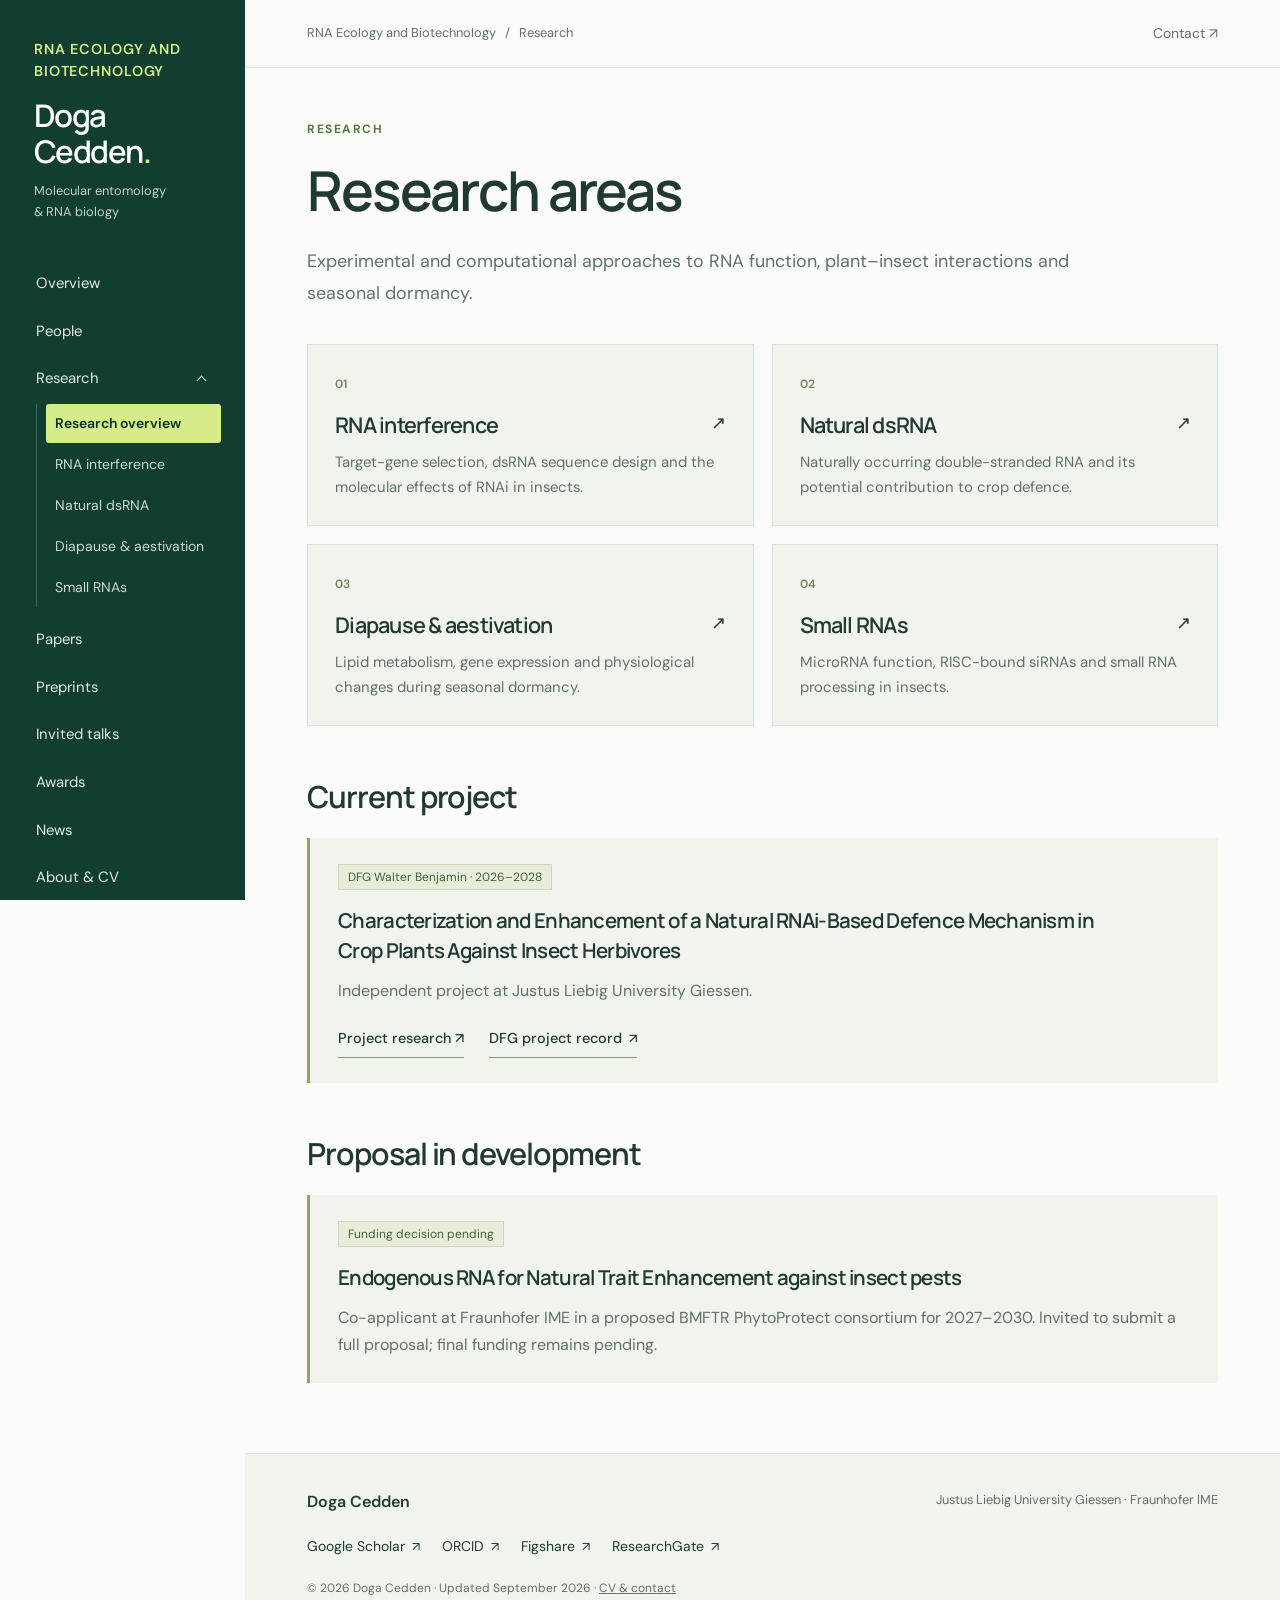
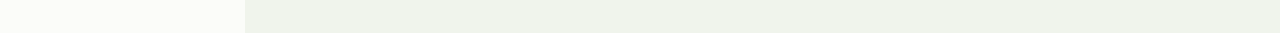
<file: research.html>
<!doctype html><html lang="en"><head><meta charset="utf-8"><meta name="viewport" content="width=device-width, initial-scale=1"><title>Research | Doga Cedden · RNA Ecology and Biotechnology</title><meta name="description" content="Research. RNA Ecology and Biotechnology: research, publications and academic activities of Doga Cedden."><meta name="theme-color" content="#123e32"><link rel="icon" type="image/svg+xml" href="data:image/svg+xml,%3Csvg xmlns='http://www.w3.org/2000/svg' viewBox='0 0 32 32'%3E%3Crect width='32' height='32' rx='8' fill='%23123e32'/%3E%3Ctext x='16' y='24' font-family='Georgia' font-size='25' text-anchor='middle' fill='%23d5ec89'%3ER%3C/text%3E%3C/svg%3E"><link rel="stylesheet" href="style.css?v=20260923-rna-ecology"><script src="site.js" defer></script></head><body>
<a class="skip" href="#main">Skip to content</a><aside class="sidebar"><a class="identity" href="index.html"><span class="lab-name">RNA ECOLOGY AND BIOTECHNOLOGY</span><span class="name">Doga<br>Cedden<span class="name-dot">.</span></span><span class="identity-caption">Molecular entomology<br>& RNA biology</span></a><nav aria-label="Main navigation"><a href="index.html">Overview</a><a href="people.html">People</a><details class="research-menu" open><summary>Research<span class="chevron" aria-hidden="true"></span></summary><div class="subnav"><a href="research.html" aria-current="page">Research overview</a><a href="rnai.html">RNA interference</a><a href="natural-dsrna.html">Natural dsRNA</a><a href="diapause.html">Diapause & aestivation</a><a href="small-rnas.html">Small RNAs</a></div></details><a href="papers.html">Papers</a><a href="preprints.html">Preprints</a><a href="talks.html">Invited talks</a><a href="awards.html">Awards</a><a href="news.html">News</a><a href="cv.html">About & CV</a></nav><div class="sidebar-bottom"><a class="dsrip-link" href="https://dsrip.uni-goettingen.de/" target="_blank" rel="noopener">Open dsRIP<span class="external" aria-hidden="true">↗</span></a><span>Giessen, Germany</span></div></aside>
<div class="mobile-bar"><a href="index.html"><strong>Doga Cedden</strong><span>RNA Ecology and Biotechnology</span></a><button type="button" class="menu-button" id="menu-button" aria-controls="mobile-menu" aria-expanded="false"><span>Menu</span><svg width="20" height="20" viewBox="0 0 20 20" aria-hidden="true"><path d="M2 5h16M2 10h16M2 15h16" fill="none" stroke="currentColor" stroke-width="1.5"/></svg></button></div>
<dialog id="mobile-menu" aria-labelledby="menu-title"><div class="dialog-header"><strong id="menu-title">Doga Cedden · RNA Ecology and Biotechnology</strong><button id="menu-close" aria-label="Close navigation">×</button></div><nav aria-label="Main navigation"><a href="index.html">Overview</a><a href="people.html">People</a><details class="research-menu" open><summary>Research<span class="chevron" aria-hidden="true"></span></summary><div class="subnav"><a href="research.html" aria-current="page">Research overview</a><a href="rnai.html">RNA interference</a><a href="natural-dsrna.html">Natural dsRNA</a><a href="diapause.html">Diapause & aestivation</a><a href="small-rnas.html">Small RNAs</a></div></details><a href="papers.html">Papers</a><a href="preprints.html">Preprints</a><a href="talks.html">Invited talks</a><a href="awards.html">Awards</a><a href="news.html">News</a><a href="cv.html">About & CV</a></nav><a class="dsrip-link" href="https://dsrip.uni-goettingen.de/" target="_blank" rel="noopener">Open dsRIP<span class="external" aria-hidden="true">↗</span></a></dialog>
<div class="page"><header class="page-top"><span><a href="index.html">RNA Ecology and Biotechnology</a><span aria-hidden="true"> / </span>Research</span><a href="mailto:doga.cedden@uni-giessen.de">Contact <span aria-hidden="true">↗</span></a></header><main id="main"><div class="page-heading"><p class="eyebrow">RESEARCH</p><h1>Research areas</h1><p class="lead">Experimental and computational approaches to RNA function, plant–insect interactions and seasonal dormancy.</p></div><div class="topic-grid"><a class="topic-card" href="rnai.html"><span class="topic-number">01</span><h3>RNA interference<span aria-hidden="true">↗</span></h3><p>Target-gene selection, dsRNA sequence design and the molecular effects of RNAi in insects.</p></a><a class="topic-card" href="natural-dsrna.html"><span class="topic-number">02</span><h3>Natural dsRNA<span aria-hidden="true">↗</span></h3><p>Naturally occurring double-stranded RNA and its potential contribution to crop defence.</p></a><a class="topic-card" href="diapause.html"><span class="topic-number">03</span><h3>Diapause & aestivation<span aria-hidden="true">↗</span></h3><p>Lipid metabolism, gene expression and physiological changes during seasonal dormancy.</p></a><a class="topic-card" href="small-rnas.html"><span class="topic-number">04</span><h3>Small RNAs<span aria-hidden="true">↗</span></h3><p>MicroRNA function, RISC-bound siRNAs and small RNA processing in insects.</p></a></div><section class="page-section"><h2>Current project</h2><div class="project-block"><span class="badge">DFG Walter Benjamin · 2026–2028</span><h3>Characterization and Enhancement of a Natural RNAi-Based Defence Mechanism in Crop Plants Against Insect Herbivores</h3><p>Independent project at Justus Liebig University Giessen.</p><a class="text-link" href="natural-dsrna.html">Project research ↗</a><a class="text-link" href="https://gepris.dfg.de/gepris/projekt/585515648" target="_blank" rel="noopener">DFG project record<span class="external" aria-hidden="true">↗</span></a></div></section><section class="page-section"><h2>Proposal in development</h2><div class="project-block"><span class="badge">Funding decision pending</span><h3>Endogenous RNA for Natural Trait Enhancement against insect pests</h3><p>Co-applicant at Fraunhofer IME in a proposed BMFTR PhytoProtect consortium for 2027–2030. Invited to submit a full proposal; final funding remains pending.</p></div></section></main><footer><div><strong>Doga Cedden</strong><span>Justus Liebig University Giessen · Fraunhofer IME</span></div><div class="footer-links"><a class="" href="https://scholar.google.com/citations?user=NAaSsc8AAAAJ" target="_blank" rel="noopener">Google Scholar<span class="external" aria-hidden="true">↗</span></a><a class="" href="https://orcid.org/0000-0001-9031-3710" target="_blank" rel="noopener">ORCID<span class="external" aria-hidden="true">↗</span></a><a class="" href="https://figshare.com/authors/Doga_CEDDEN/12675286" target="_blank" rel="noopener">Figshare<span class="external" aria-hidden="true">↗</span></a><a class="" href="https://www.researchgate.net/profile/Doga-Cedden" target="_blank" rel="noopener">ResearchGate<span class="external" aria-hidden="true">↗</span></a></div><p class="footer-note">© 2026 Doga Cedden · Updated September 2026 · <a href="cv.html">CV & contact</a></p></footer></div></body></html>
</file>
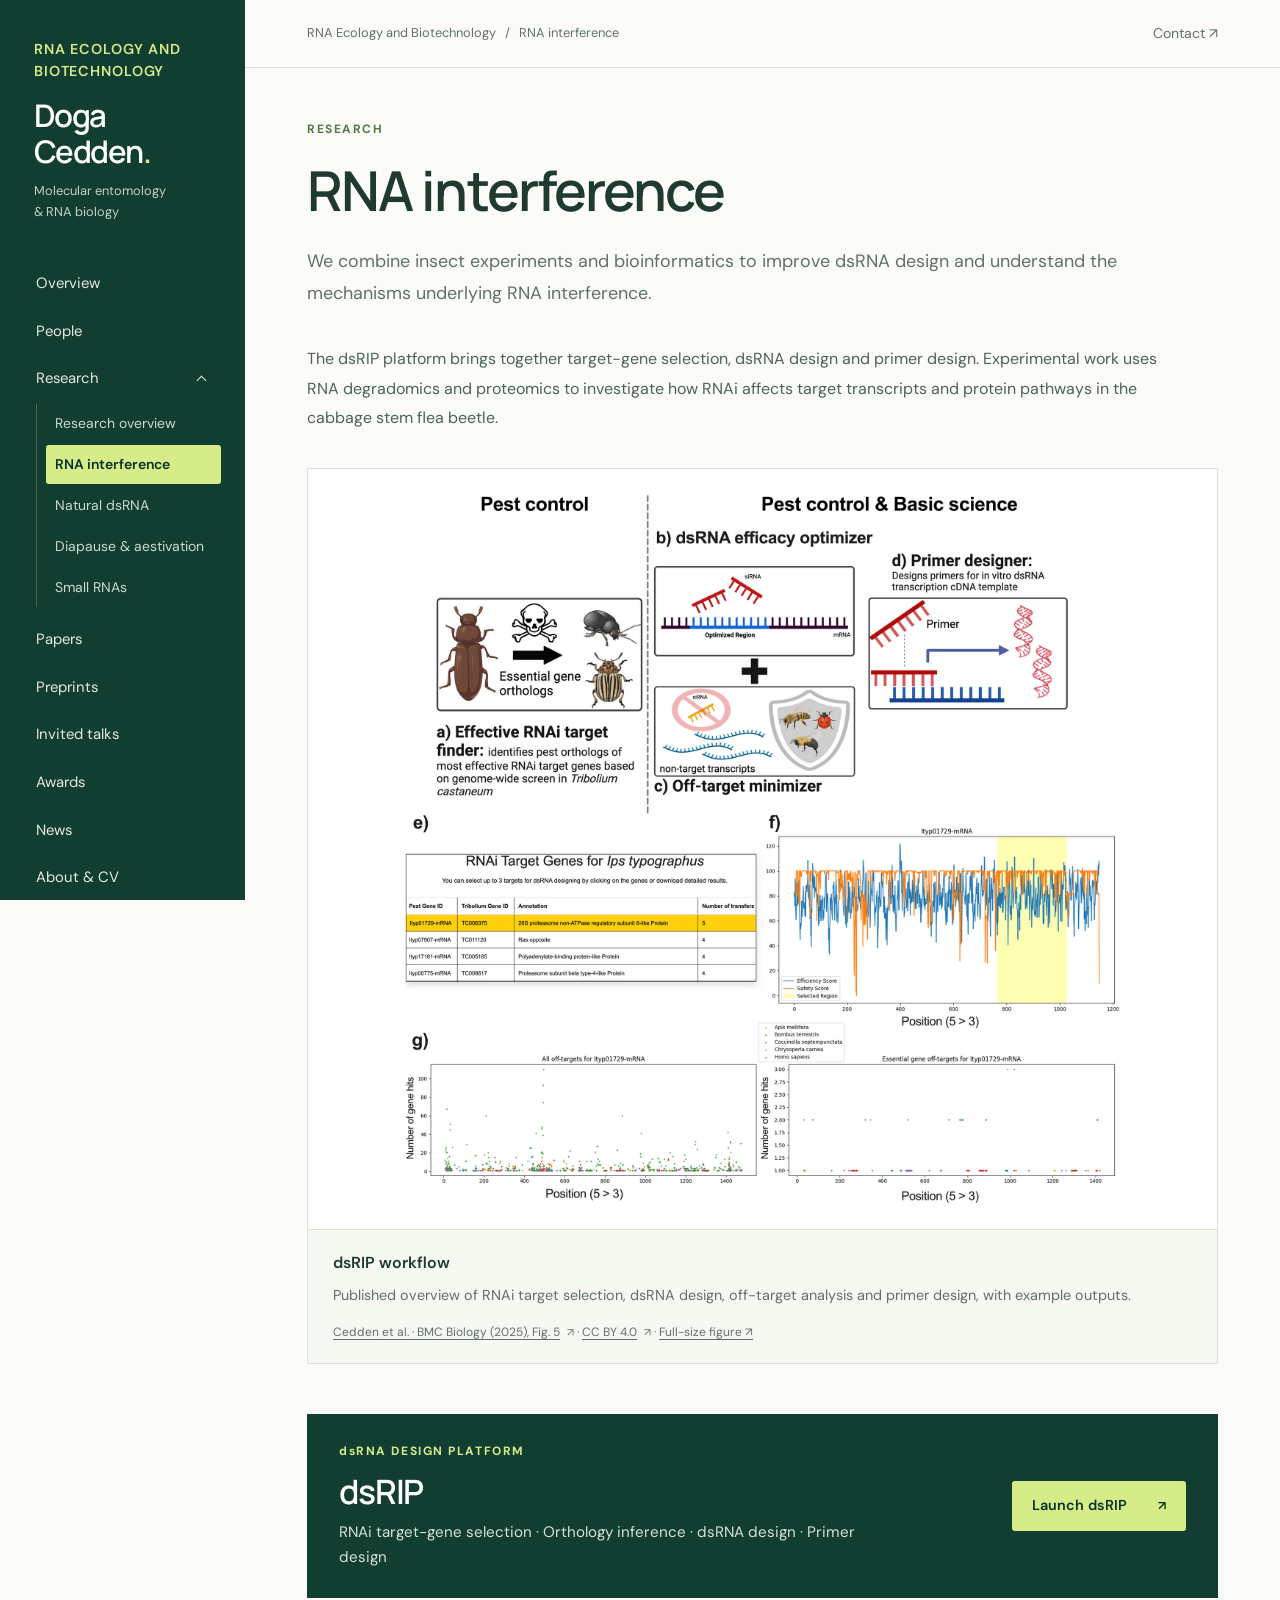
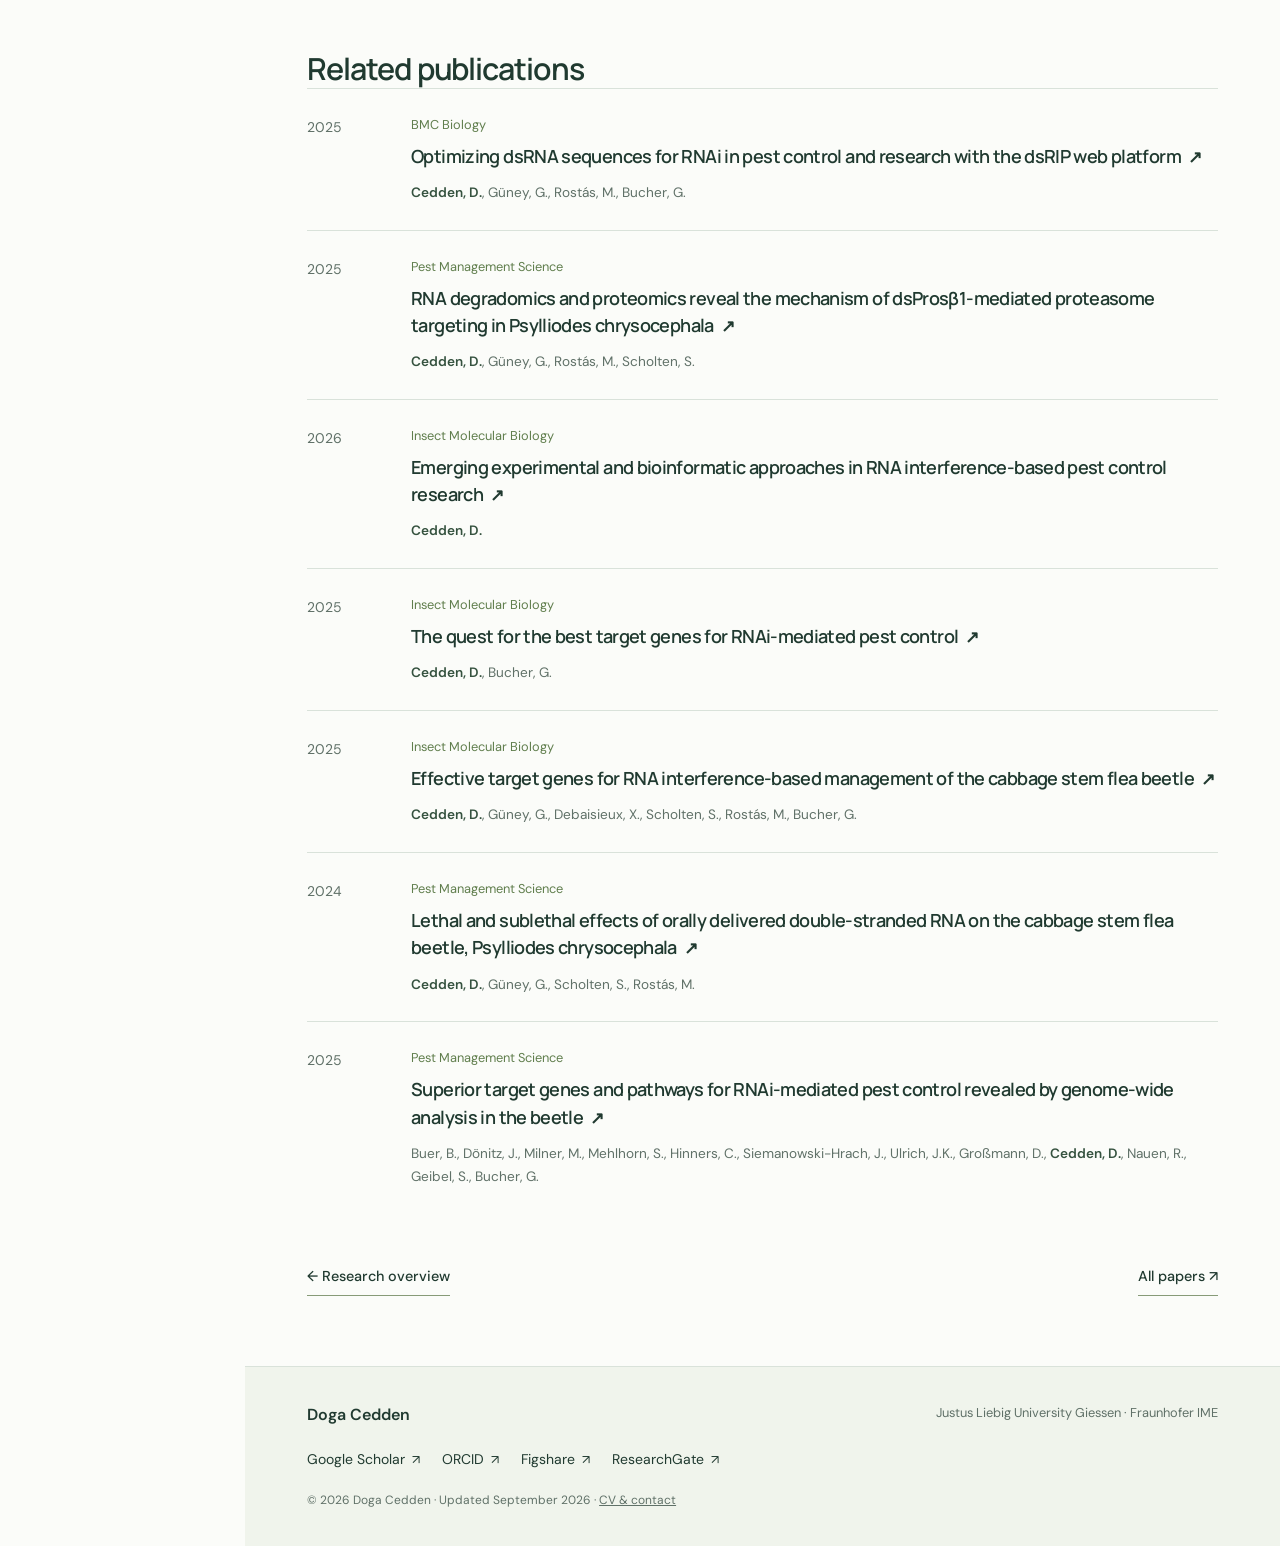
<file: rnai.html>
<!doctype html><html lang="en"><head><meta charset="utf-8"><meta name="viewport" content="width=device-width, initial-scale=1"><title>RNA interference | Doga Cedden · RNA Ecology and Biotechnology</title><meta name="description" content="RNA interference. RNA Ecology and Biotechnology: research, publications and academic activities of Doga Cedden."><meta name="theme-color" content="#123e32"><link rel="icon" type="image/svg+xml" href="data:image/svg+xml,%3Csvg xmlns='http://www.w3.org/2000/svg' viewBox='0 0 32 32'%3E%3Crect width='32' height='32' rx='8' fill='%23123e32'/%3E%3Ctext x='16' y='24' font-family='Georgia' font-size='25' text-anchor='middle' fill='%23d5ec89'%3ER%3C/text%3E%3C/svg%3E"><link rel="stylesheet" href="style.css?v=20260923-rna-ecology"><script src="site.js" defer></script></head><body>
<a class="skip" href="#main">Skip to content</a><aside class="sidebar"><a class="identity" href="index.html"><span class="lab-name">RNA ECOLOGY AND BIOTECHNOLOGY</span><span class="name">Doga<br>Cedden<span class="name-dot">.</span></span><span class="identity-caption">Molecular entomology<br>& RNA biology</span></a><nav aria-label="Main navigation"><a href="index.html">Overview</a><a href="people.html">People</a><details class="research-menu" open><summary>Research<span class="chevron" aria-hidden="true"></span></summary><div class="subnav"><a href="research.html">Research overview</a><a href="rnai.html" aria-current="page">RNA interference</a><a href="natural-dsrna.html">Natural dsRNA</a><a href="diapause.html">Diapause & aestivation</a><a href="small-rnas.html">Small RNAs</a></div></details><a href="papers.html">Papers</a><a href="preprints.html">Preprints</a><a href="talks.html">Invited talks</a><a href="awards.html">Awards</a><a href="news.html">News</a><a href="cv.html">About & CV</a></nav><div class="sidebar-bottom"><a class="dsrip-link" href="https://dsrip.uni-goettingen.de/" target="_blank" rel="noopener">Open dsRIP<span class="external" aria-hidden="true">↗</span></a><span>Giessen, Germany</span></div></aside>
<div class="mobile-bar"><a href="index.html"><strong>Doga Cedden</strong><span>RNA Ecology and Biotechnology</span></a><button type="button" class="menu-button" id="menu-button" aria-controls="mobile-menu" aria-expanded="false"><span>Menu</span><svg width="20" height="20" viewBox="0 0 20 20" aria-hidden="true"><path d="M2 5h16M2 10h16M2 15h16" fill="none" stroke="currentColor" stroke-width="1.5"/></svg></button></div>
<dialog id="mobile-menu" aria-labelledby="menu-title"><div class="dialog-header"><strong id="menu-title">Doga Cedden · RNA Ecology and Biotechnology</strong><button id="menu-close" aria-label="Close navigation">×</button></div><nav aria-label="Main navigation"><a href="index.html">Overview</a><a href="people.html">People</a><details class="research-menu" open><summary>Research<span class="chevron" aria-hidden="true"></span></summary><div class="subnav"><a href="research.html">Research overview</a><a href="rnai.html" aria-current="page">RNA interference</a><a href="natural-dsrna.html">Natural dsRNA</a><a href="diapause.html">Diapause & aestivation</a><a href="small-rnas.html">Small RNAs</a></div></details><a href="papers.html">Papers</a><a href="preprints.html">Preprints</a><a href="talks.html">Invited talks</a><a href="awards.html">Awards</a><a href="news.html">News</a><a href="cv.html">About & CV</a></nav><a class="dsrip-link" href="https://dsrip.uni-goettingen.de/" target="_blank" rel="noopener">Open dsRIP<span class="external" aria-hidden="true">↗</span></a></dialog>
<div class="page"><header class="page-top"><span><a href="index.html">RNA Ecology and Biotechnology</a><span aria-hidden="true"> / </span>RNA interference</span><a href="mailto:doga.cedden@uni-giessen.de">Contact <span aria-hidden="true">↗</span></a></header><main id="main"><div class="page-heading"><p class="eyebrow">RESEARCH</p><h1>RNA interference</h1><p class="lead">We combine insect experiments and bioinformatics to improve dsRNA design and understand the mechanisms underlying RNA interference.</p></div><p class="body-intro">The dsRIP platform brings together target-gene selection, dsRNA design and primer design. Experimental work uses RNA degradomics and proteomics to investigate how RNAi affects target transcripts and protein pathways in the cabbage stem flea beetle.</p><figure class="research-figure "><a class="figure-link" href="assets/dsrip-figure-5-original.png" target="_blank" aria-label="View dsRIP workflow at full size"><img src="assets/dsrip-figure-5-original.png" alt="Overview of dsRIP: find RNAi target genes, optimize dsRNA efficacy, assess off-target matches and design primers, with example outputs." width="1946" height="1932" loading="lazy"></a><figcaption><span class="figure-label">dsRIP workflow</span><p>Published overview of RNAi target selection, dsRNA design, off-target analysis and primer design, with example outputs.</p><div class="figure-credit"><a class="" href="https://link.springer.com/article/10.1186/s12915-025-02219-6/figures/5" target="_blank" rel="noopener">Cedden et al. · BMC Biology (2025), Fig. 5<span class="external" aria-hidden="true">↗</span></a> · <a class="" href="https://creativecommons.org/licenses/by/4.0/" target="_blank" rel="noopener">CC BY 4.0<span class="external" aria-hidden="true">↗</span></a> · <a href="assets/dsrip-figure-5-original.png" target="_blank">Full-size figure ↗</a></div></figcaption></figure><section class="dsrip-banner"><div><p class="eyebrow">dsRNA DESIGN PLATFORM</p><h2>dsRIP</h2><p>RNAi target-gene selection · Orthology inference · dsRNA design · Primer design</p></div><a class="button light" href="https://dsrip.uni-goettingen.de/" target="_blank" rel="noopener">Launch dsRIP<span class="external" aria-hidden="true">↗</span></a></section><section class="page-section"><h2>Related publications</h2><article class="paper-row"><div class="paper-date">2025</div><div><p class="journal">BMC Biology</p><h3><a class="" href="https://doi.org/10.1186/s12915-025-02219-6" target="_blank" rel="noopener">Optimizing dsRNA sequences for RNAi in pest control and research with the dsRIP web platform<span class="external" aria-hidden="true">↗</span></a></h3><p class="authors"><strong>Cedden, D.</strong>, Güney, G., Rostás, M., Bucher, G.</p></div></article><article class="paper-row"><div class="paper-date">2025</div><div><p class="journal">Pest Management Science</p><h3><a class="" href="https://doi.org/10.1002/ps.70275" target="_blank" rel="noopener">RNA degradomics and proteomics reveal the mechanism of dsProsβ1-mediated proteasome targeting in Psylliodes chrysocephala<span class="external" aria-hidden="true">↗</span></a></h3><p class="authors"><strong>Cedden, D.</strong>, Güney, G., Rostás, M., Scholten, S.</p></div></article><article class="paper-row"><div class="paper-date">2026</div><div><p class="journal">Insect Molecular Biology</p><h3><a class="" href="https://doi.org/10.1111/imb.70040" target="_blank" rel="noopener">Emerging experimental and bioinformatic approaches in RNA interference-based pest control research<span class="external" aria-hidden="true">↗</span></a></h3><p class="authors"><strong>Cedden, D.</strong></p></div></article><article class="paper-row"><div class="paper-date">2025</div><div><p class="journal">Insect Molecular Biology</p><h3><a class="" href="https://doi.org/10.1111/imb.12966" target="_blank" rel="noopener">The quest for the best target genes for RNAi-mediated pest control<span class="external" aria-hidden="true">↗</span></a></h3><p class="authors"><strong>Cedden, D.</strong>, Bucher, G.</p></div></article><article class="paper-row"><div class="paper-date">2025</div><div><p class="journal">Insect Molecular Biology</p><h3><a class="" href="https://doi.org/10.1111/imb.12942" target="_blank" rel="noopener">Effective target genes for RNA interference-based management of the cabbage stem flea beetle<span class="external" aria-hidden="true">↗</span></a></h3><p class="authors"><strong>Cedden, D.</strong>, Güney, G., Debaisieux, X., Scholten, S., Rostás, M., Bucher, G.</p></div></article><article class="paper-row"><div class="paper-date">2024</div><div><p class="journal">Pest Management Science</p><h3><a class="" href="https://doi.org/10.1002/ps.7494" target="_blank" rel="noopener">Lethal and sublethal effects of orally delivered double-stranded RNA on the cabbage stem flea beetle, Psylliodes chrysocephala<span class="external" aria-hidden="true">↗</span></a></h3><p class="authors"><strong>Cedden, D.</strong>, Güney, G., Scholten, S., Rostás, M.</p></div></article><article class="paper-row"><div class="paper-date">2025</div><div><p class="journal">Pest Management Science</p><h3><a class="" href="https://doi.org/10.1002/ps.8505" target="_blank" rel="noopener">Superior target genes and pathways for RNAi-mediated pest control revealed by genome-wide analysis in the beetle<span class="external" aria-hidden="true">↗</span></a></h3><p class="authors">Buer, B., Dönitz, J., Milner, M., Mehlhorn, S., Hinners, C., Siemanowski-Hrach, J., Ulrich, J.K., Großmann, D., <strong>Cedden, D.</strong>, Nauen, R., Geibel, S., Bucher, G.</p></div></article></section><div class="page-end-links"><a class="text-link" href="research.html">← Research overview</a><a class="text-link" href="papers.html">All papers ↗</a></div></main><footer><div><strong>Doga Cedden</strong><span>Justus Liebig University Giessen · Fraunhofer IME</span></div><div class="footer-links"><a class="" href="https://scholar.google.com/citations?user=NAaSsc8AAAAJ" target="_blank" rel="noopener">Google Scholar<span class="external" aria-hidden="true">↗</span></a><a class="" href="https://orcid.org/0000-0001-9031-3710" target="_blank" rel="noopener">ORCID<span class="external" aria-hidden="true">↗</span></a><a class="" href="https://figshare.com/authors/Doga_CEDDEN/12675286" target="_blank" rel="noopener">Figshare<span class="external" aria-hidden="true">↗</span></a><a class="" href="https://www.researchgate.net/profile/Doga-Cedden" target="_blank" rel="noopener">ResearchGate<span class="external" aria-hidden="true">↗</span></a></div><p class="footer-note">© 2026 Doga Cedden · Updated September 2026 · <a href="cv.html">CV & contact</a></p></footer></div></body></html>
</file>
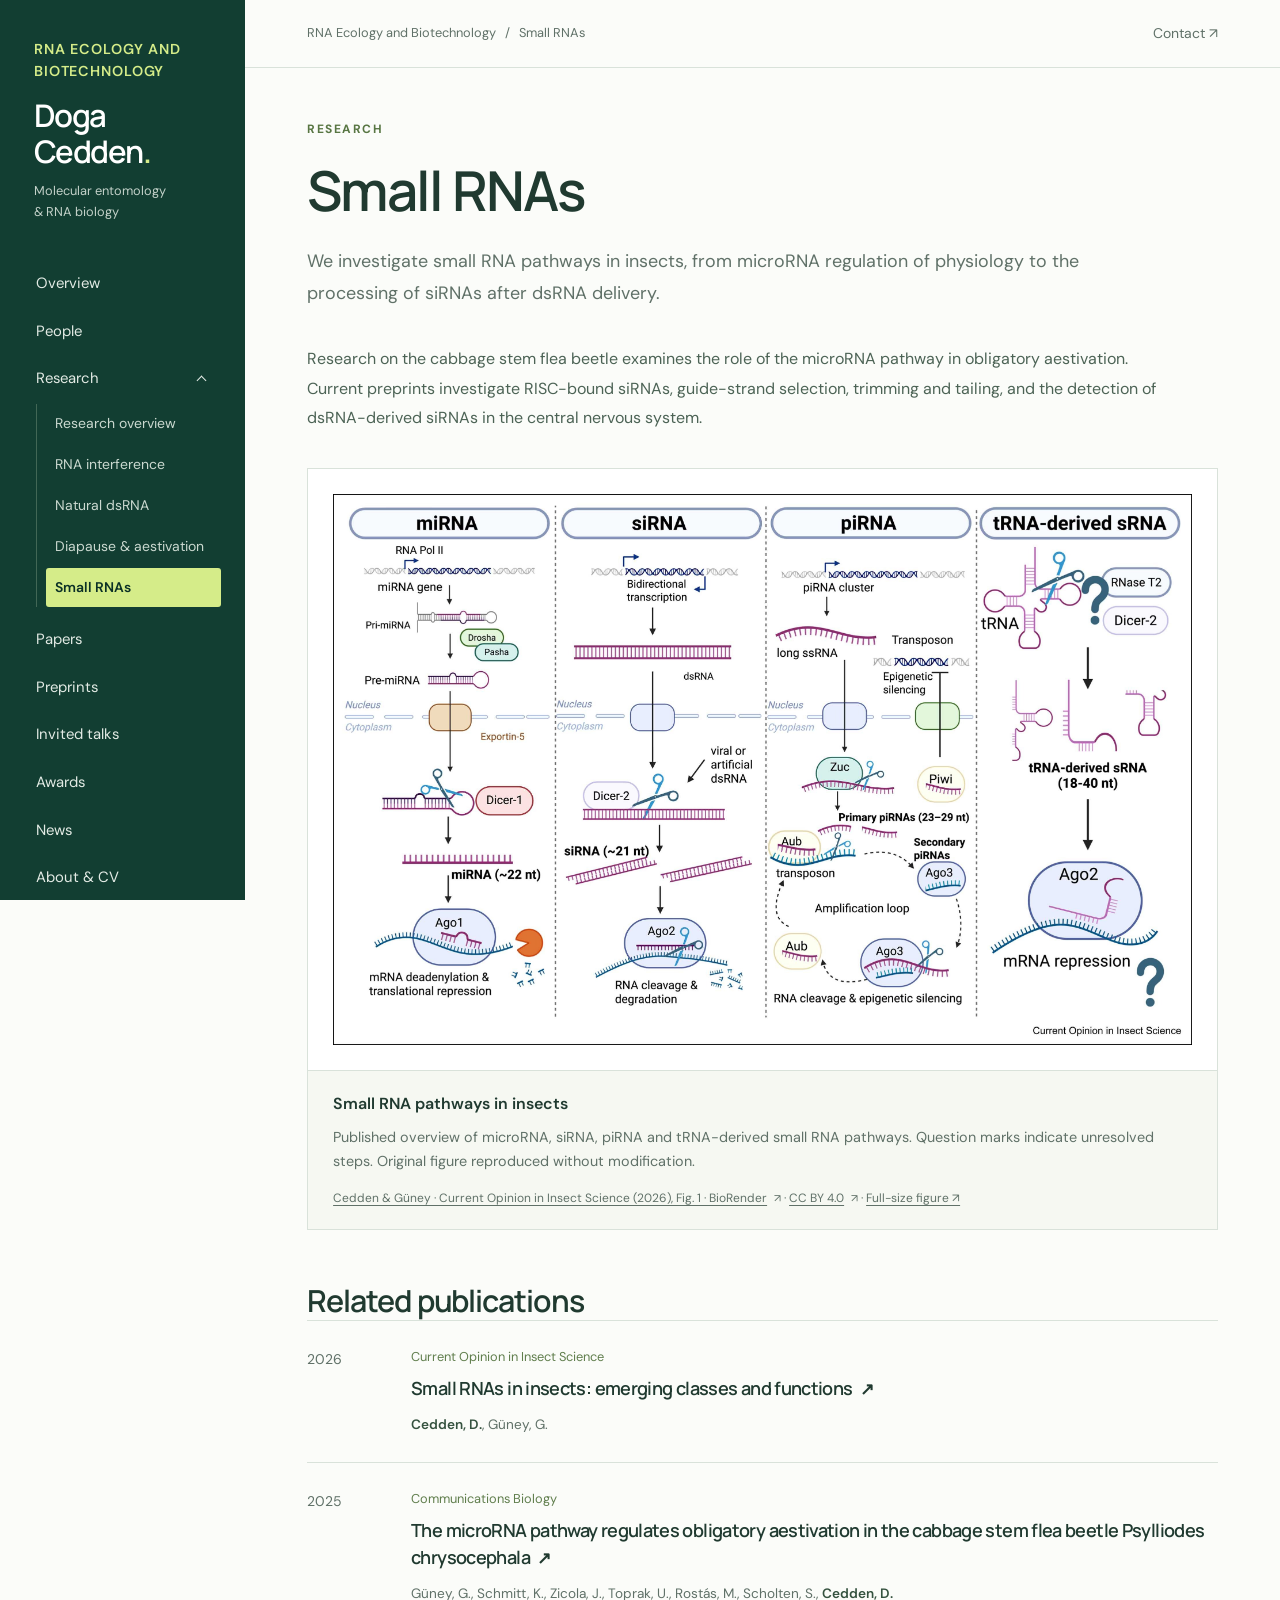
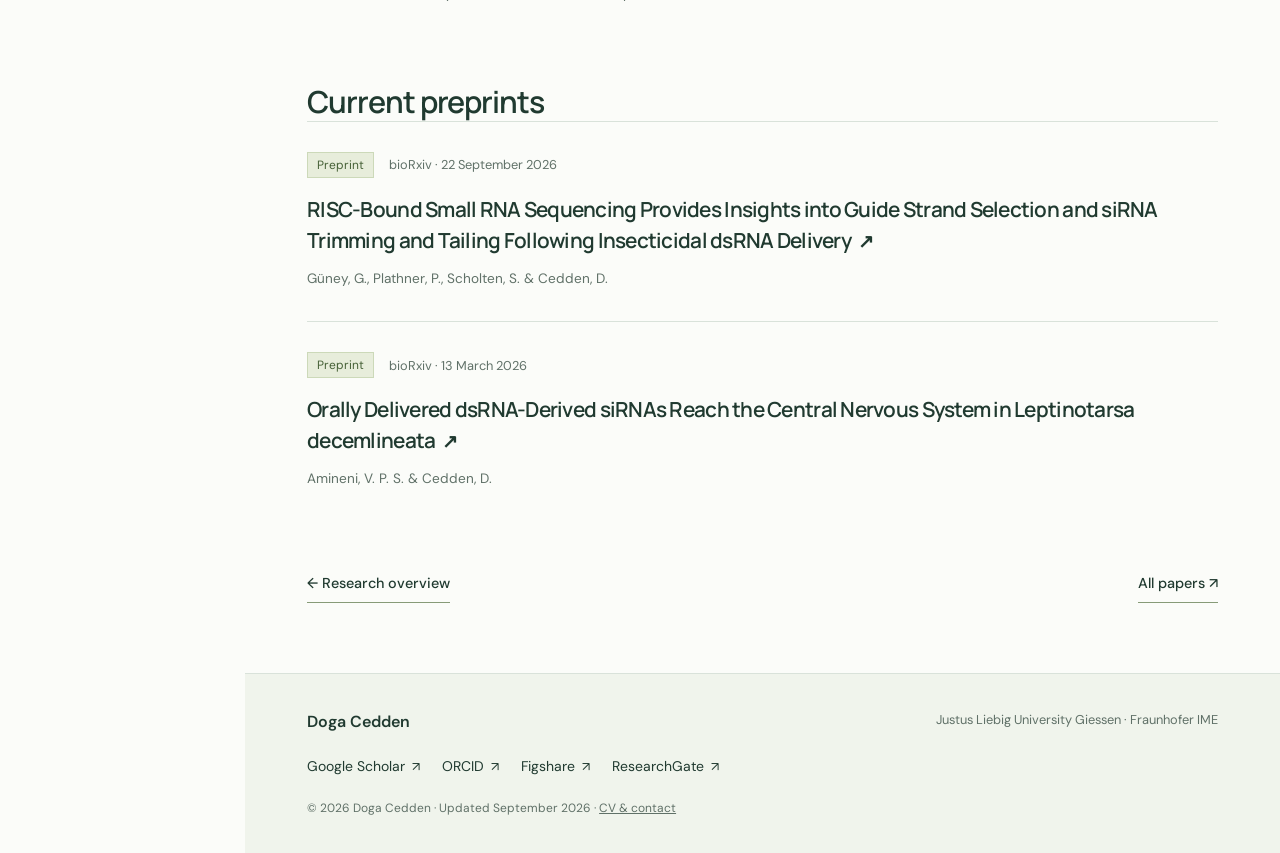
<file: small-rnas.html>
<!doctype html><html lang="en"><head><meta charset="utf-8"><meta name="viewport" content="width=device-width, initial-scale=1"><title>Small RNAs | Doga Cedden · RNA Ecology and Biotechnology</title><meta name="description" content="Small RNAs. RNA Ecology and Biotechnology: research, publications and academic activities of Doga Cedden."><meta name="theme-color" content="#123e32"><link rel="icon" type="image/svg+xml" href="data:image/svg+xml,%3Csvg xmlns='http://www.w3.org/2000/svg' viewBox='0 0 32 32'%3E%3Crect width='32' height='32' rx='8' fill='%23123e32'/%3E%3Ctext x='16' y='24' font-family='Georgia' font-size='25' text-anchor='middle' fill='%23d5ec89'%3ER%3C/text%3E%3C/svg%3E"><link rel="stylesheet" href="style.css?v=20260923-rna-ecology"><script src="site.js" defer></script></head><body>
<a class="skip" href="#main">Skip to content</a><aside class="sidebar"><a class="identity" href="index.html"><span class="lab-name">RNA ECOLOGY AND BIOTECHNOLOGY</span><span class="name">Doga<br>Cedden<span class="name-dot">.</span></span><span class="identity-caption">Molecular entomology<br>& RNA biology</span></a><nav aria-label="Main navigation"><a href="index.html">Overview</a><a href="people.html">People</a><details class="research-menu" open><summary>Research<span class="chevron" aria-hidden="true"></span></summary><div class="subnav"><a href="research.html">Research overview</a><a href="rnai.html">RNA interference</a><a href="natural-dsrna.html">Natural dsRNA</a><a href="diapause.html">Diapause & aestivation</a><a href="small-rnas.html" aria-current="page">Small RNAs</a></div></details><a href="papers.html">Papers</a><a href="preprints.html">Preprints</a><a href="talks.html">Invited talks</a><a href="awards.html">Awards</a><a href="news.html">News</a><a href="cv.html">About & CV</a></nav><div class="sidebar-bottom"><a class="dsrip-link" href="https://dsrip.uni-goettingen.de/" target="_blank" rel="noopener">Open dsRIP<span class="external" aria-hidden="true">↗</span></a><span>Giessen, Germany</span></div></aside>
<div class="mobile-bar"><a href="index.html"><strong>Doga Cedden</strong><span>RNA Ecology and Biotechnology</span></a><button type="button" class="menu-button" id="menu-button" aria-controls="mobile-menu" aria-expanded="false"><span>Menu</span><svg width="20" height="20" viewBox="0 0 20 20" aria-hidden="true"><path d="M2 5h16M2 10h16M2 15h16" fill="none" stroke="currentColor" stroke-width="1.5"/></svg></button></div>
<dialog id="mobile-menu" aria-labelledby="menu-title"><div class="dialog-header"><strong id="menu-title">Doga Cedden · RNA Ecology and Biotechnology</strong><button id="menu-close" aria-label="Close navigation">×</button></div><nav aria-label="Main navigation"><a href="index.html">Overview</a><a href="people.html">People</a><details class="research-menu" open><summary>Research<span class="chevron" aria-hidden="true"></span></summary><div class="subnav"><a href="research.html">Research overview</a><a href="rnai.html">RNA interference</a><a href="natural-dsrna.html">Natural dsRNA</a><a href="diapause.html">Diapause & aestivation</a><a href="small-rnas.html" aria-current="page">Small RNAs</a></div></details><a href="papers.html">Papers</a><a href="preprints.html">Preprints</a><a href="talks.html">Invited talks</a><a href="awards.html">Awards</a><a href="news.html">News</a><a href="cv.html">About & CV</a></nav><a class="dsrip-link" href="https://dsrip.uni-goettingen.de/" target="_blank" rel="noopener">Open dsRIP<span class="external" aria-hidden="true">↗</span></a></dialog>
<div class="page"><header class="page-top"><span><a href="index.html">RNA Ecology and Biotechnology</a><span aria-hidden="true"> / </span>Small RNAs</span><a href="mailto:doga.cedden@uni-giessen.de">Contact <span aria-hidden="true">↗</span></a></header><main id="main"><div class="page-heading"><p class="eyebrow">RESEARCH</p><h1>Small RNAs</h1><p class="lead">We investigate small RNA pathways in insects, from microRNA regulation of physiology to the processing of siRNAs after dsRNA delivery.</p></div><p class="body-intro">Research on the cabbage stem flea beetle examines the role of the microRNA pathway in obligatory aestivation. Current preprints investigate RISC-bound siRNAs, guide-strand selection, trimming and tailing, and the detection of dsRNA-derived siRNAs in the central nervous system.</p><figure class="research-figure "><a class="figure-link" href="assets/small-rnas-gr1.jpg" target="_blank" aria-label="View Small RNA pathways in insects at full size"><img src="assets/small-rnas-gr1.jpg" alt="Published overview of the biogenesis and functions of microRNAs, siRNAs, piRNAs and tRNA-derived small RNAs, including processing enzymes, Argonaute proteins and unresolved steps marked with question marks." width="2983" height="1915" loading="lazy"></a><figcaption><span class="figure-label">Small RNA pathways in insects</span><p>Published overview of microRNA, siRNA, piRNA and tRNA-derived small RNA pathways. Question marks indicate unresolved steps. Original figure reproduced without modification.</p><div class="figure-credit"><a class="" href="https://www.sciencedirect.com/science/article/pii/S2214574525001282" target="_blank" rel="noopener">Cedden &amp; Güney · Current Opinion in Insect Science (2026), Fig. 1 · BioRender<span class="external" aria-hidden="true">↗</span></a> · <a class="" href="https://creativecommons.org/licenses/by/4.0/" target="_blank" rel="noopener">CC BY 4.0<span class="external" aria-hidden="true">↗</span></a> · <a href="assets/small-rnas-gr1.jpg" target="_blank">Full-size figure ↗</a></div></figcaption></figure><section class="page-section"><h2>Related publications</h2><article class="paper-row"><div class="paper-date">2026</div><div><p class="journal">Current Opinion in Insect Science</p><h3><a class="" href="https://doi.org/10.1016/j.cois.2025.101458" target="_blank" rel="noopener">Small RNAs in insects: emerging classes and functions<span class="external" aria-hidden="true">↗</span></a></h3><p class="authors"><strong>Cedden, D.</strong>, Güney, G.</p></div></article><article class="paper-row"><div class="paper-date">2025</div><div><p class="journal">Communications Biology</p><h3><a class="" href="https://doi.org/10.1038/s42003-025-08721-5" target="_blank" rel="noopener">The microRNA pathway regulates obligatory aestivation in the cabbage stem flea beetle Psylliodes chrysocephala<span class="external" aria-hidden="true">↗</span></a></h3><p class="authors">Güney, G., Schmitt, K., Zicola, J., Toprak, U., Rostás, M., Scholten, S., <strong>Cedden, D.</strong></p></div></article></section><section class="page-section"><h2>Current preprints</h2><article class="preprint-row"><div class="preprint-meta"><span class="badge">Preprint</span><span>bioRxiv · 22 September 2026</span></div><h3><a class="" href="https://doi.org/10.64898/2026.09.18.748846" target="_blank" rel="noopener">RISC-Bound Small RNA Sequencing Provides Insights into Guide Strand Selection and siRNA Trimming and Tailing Following Insecticidal dsRNA Delivery<span class="external" aria-hidden="true">↗</span></a></h3><p class="authors">Güney, G., Plathner, P., Scholten, S. &amp; Cedden, D.</p></article><article class="preprint-row"><div class="preprint-meta"><span class="badge">Preprint</span><span>bioRxiv · 13 March 2026</span></div><h3><a class="" href="https://doi.org/10.64898/2026.03.11.711085" target="_blank" rel="noopener">Orally Delivered dsRNA-Derived siRNAs Reach the Central Nervous System in Leptinotarsa decemlineata<span class="external" aria-hidden="true">↗</span></a></h3><p class="authors">Amineni, V. P. S. &amp; Cedden, D.</p></article></section><div class="page-end-links"><a class="text-link" href="research.html">← Research overview</a><a class="text-link" href="papers.html">All papers ↗</a></div></main><footer><div><strong>Doga Cedden</strong><span>Justus Liebig University Giessen · Fraunhofer IME</span></div><div class="footer-links"><a class="" href="https://scholar.google.com/citations?user=NAaSsc8AAAAJ" target="_blank" rel="noopener">Google Scholar<span class="external" aria-hidden="true">↗</span></a><a class="" href="https://orcid.org/0000-0001-9031-3710" target="_blank" rel="noopener">ORCID<span class="external" aria-hidden="true">↗</span></a><a class="" href="https://figshare.com/authors/Doga_CEDDEN/12675286" target="_blank" rel="noopener">Figshare<span class="external" aria-hidden="true">↗</span></a><a class="" href="https://www.researchgate.net/profile/Doga-Cedden" target="_blank" rel="noopener">ResearchGate<span class="external" aria-hidden="true">↗</span></a></div><p class="footer-note">© 2026 Doga Cedden · Updated September 2026 · <a href="cv.html">CV & contact</a></p></footer></div></body></html>
</file>
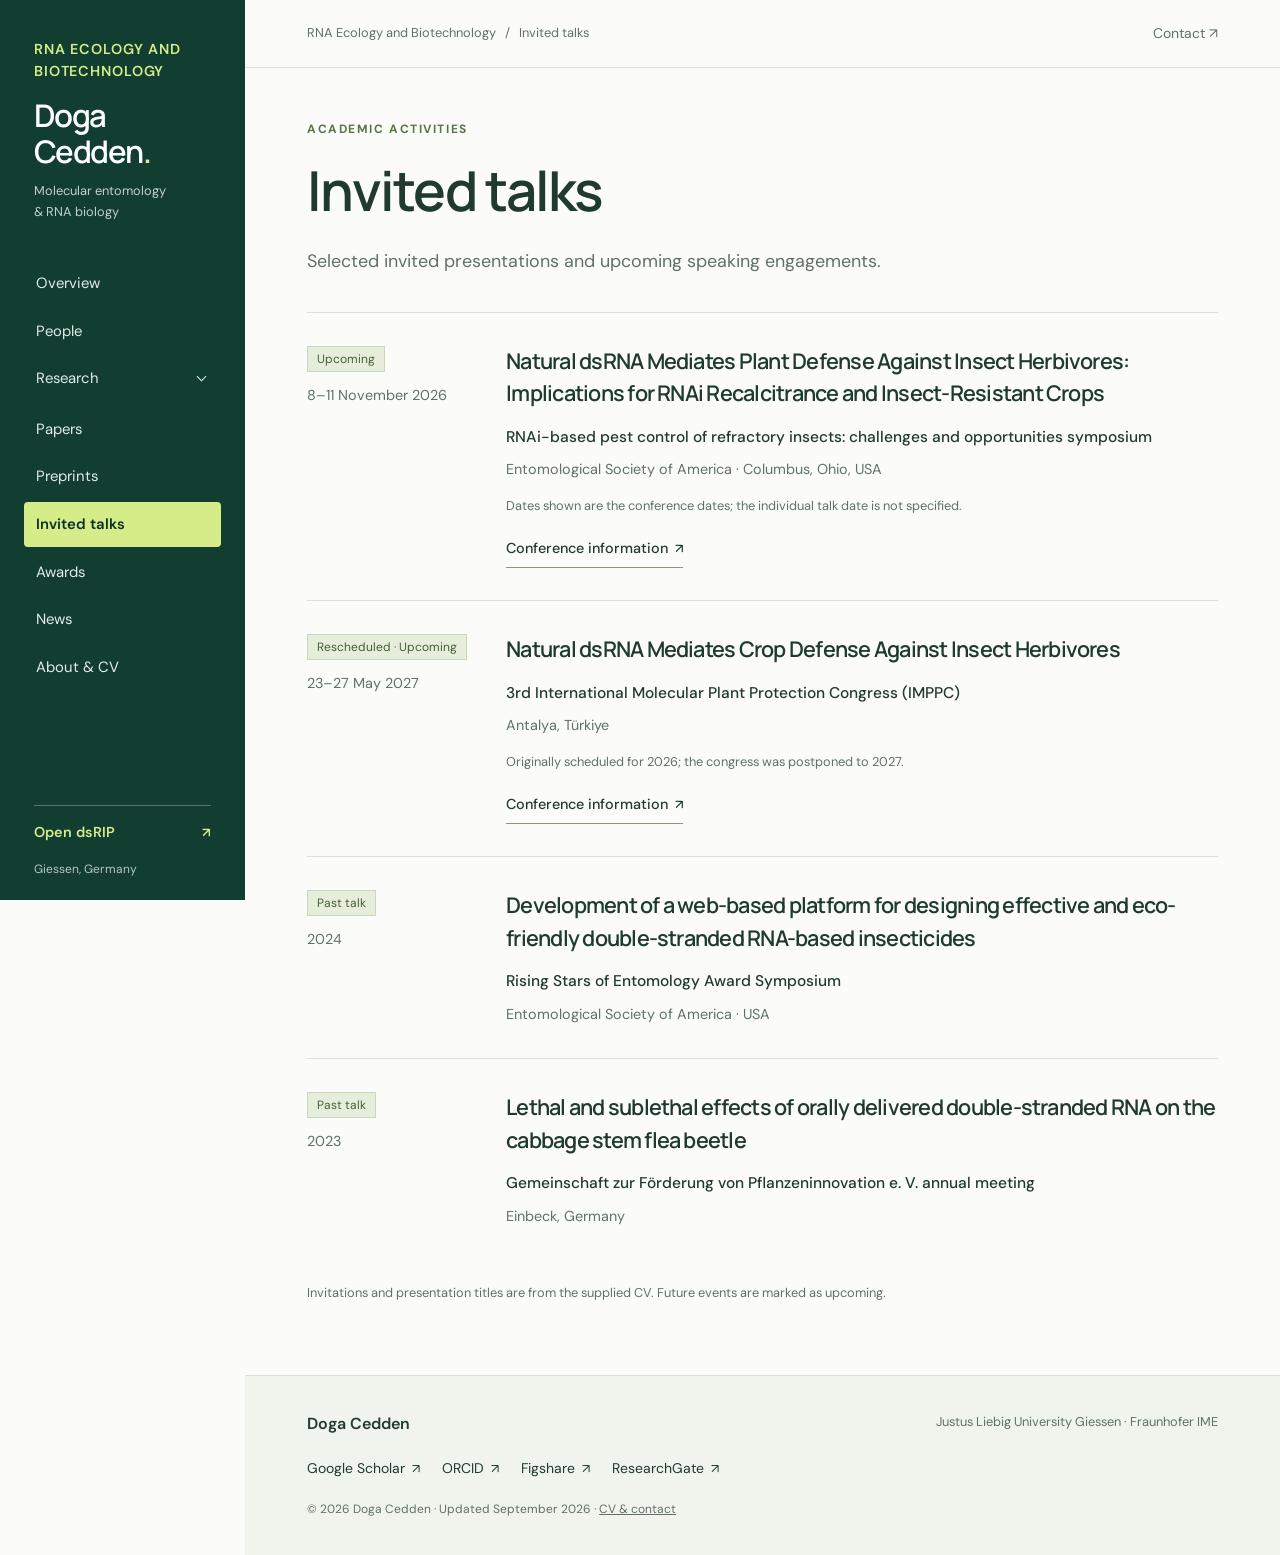
<file: talks.html>
<!doctype html><html lang="en"><head><meta charset="utf-8"><meta name="viewport" content="width=device-width, initial-scale=1"><title>Invited talks | Doga Cedden · RNA Ecology and Biotechnology</title><meta name="description" content="Invited talks. RNA Ecology and Biotechnology: research, publications and academic activities of Doga Cedden."><meta name="theme-color" content="#123e32"><link rel="icon" type="image/svg+xml" href="data:image/svg+xml,%3Csvg xmlns='http://www.w3.org/2000/svg' viewBox='0 0 32 32'%3E%3Crect width='32' height='32' rx='8' fill='%23123e32'/%3E%3Ctext x='16' y='24' font-family='Georgia' font-size='25' text-anchor='middle' fill='%23d5ec89'%3ER%3C/text%3E%3C/svg%3E"><link rel="stylesheet" href="style.css?v=20260923-rna-ecology"><script src="site.js" defer></script></head><body>
<a class="skip" href="#main">Skip to content</a><aside class="sidebar"><a class="identity" href="index.html"><span class="lab-name">RNA ECOLOGY AND BIOTECHNOLOGY</span><span class="name">Doga<br>Cedden<span class="name-dot">.</span></span><span class="identity-caption">Molecular entomology<br>& RNA biology</span></a><nav aria-label="Main navigation"><a href="index.html">Overview</a><a href="people.html">People</a><details class="research-menu" ><summary>Research<span class="chevron" aria-hidden="true"></span></summary><div class="subnav"><a href="research.html">Research overview</a><a href="rnai.html">RNA interference</a><a href="natural-dsrna.html">Natural dsRNA</a><a href="diapause.html">Diapause & aestivation</a><a href="small-rnas.html">Small RNAs</a></div></details><a href="papers.html">Papers</a><a href="preprints.html">Preprints</a><a href="talks.html" aria-current="page">Invited talks</a><a href="awards.html">Awards</a><a href="news.html">News</a><a href="cv.html">About & CV</a></nav><div class="sidebar-bottom"><a class="dsrip-link" href="https://dsrip.uni-goettingen.de/" target="_blank" rel="noopener">Open dsRIP<span class="external" aria-hidden="true">↗</span></a><span>Giessen, Germany</span></div></aside>
<div class="mobile-bar"><a href="index.html"><strong>Doga Cedden</strong><span>RNA Ecology and Biotechnology</span></a><button type="button" class="menu-button" id="menu-button" aria-controls="mobile-menu" aria-expanded="false"><span>Menu</span><svg width="20" height="20" viewBox="0 0 20 20" aria-hidden="true"><path d="M2 5h16M2 10h16M2 15h16" fill="none" stroke="currentColor" stroke-width="1.5"/></svg></button></div>
<dialog id="mobile-menu" aria-labelledby="menu-title"><div class="dialog-header"><strong id="menu-title">Doga Cedden · RNA Ecology and Biotechnology</strong><button id="menu-close" aria-label="Close navigation">×</button></div><nav aria-label="Main navigation"><a href="index.html">Overview</a><a href="people.html">People</a><details class="research-menu" ><summary>Research<span class="chevron" aria-hidden="true"></span></summary><div class="subnav"><a href="research.html">Research overview</a><a href="rnai.html">RNA interference</a><a href="natural-dsrna.html">Natural dsRNA</a><a href="diapause.html">Diapause & aestivation</a><a href="small-rnas.html">Small RNAs</a></div></details><a href="papers.html">Papers</a><a href="preprints.html">Preprints</a><a href="talks.html" aria-current="page">Invited talks</a><a href="awards.html">Awards</a><a href="news.html">News</a><a href="cv.html">About & CV</a></nav><a class="dsrip-link" href="https://dsrip.uni-goettingen.de/" target="_blank" rel="noopener">Open dsRIP<span class="external" aria-hidden="true">↗</span></a></dialog>
<div class="page"><header class="page-top"><span><a href="index.html">RNA Ecology and Biotechnology</a><span aria-hidden="true"> / </span>Invited talks</span><a href="mailto:doga.cedden@uni-giessen.de">Contact <span aria-hidden="true">↗</span></a></header><main id="main"><div class="page-heading"><p class="eyebrow">ACADEMIC ACTIVITIES</p><h1>Invited talks</h1><p class="lead">Selected invited presentations and upcoming speaking engagements.</p></div><article class="talk"><div class="talk-date"><span class="badge">Upcoming</span><p>8–11 November 2026</p></div><div><h2>Natural dsRNA Mediates Plant Defense Against Insect Herbivores: Implications for RNAi Recalcitrance and Insect-Resistant Crops</h2><p class="talk-event">RNAi-based pest control of refractory insects: challenges and opportunities symposium</p><p class="muted">Entomological Society of America · Columbus, Ohio, USA</p><p class="small-note">Dates shown are the conference dates; the individual talk date is not specified.</p><a class="text-link" href="https://entsoc.org/events/annual-meeting" target="_blank" rel="noopener">Conference information<span class="external" aria-hidden="true">↗</span></a></div></article><article class="talk"><div class="talk-date"><span class="badge">Rescheduled · Upcoming</span><p>23–27 May 2027</p></div><div><h2>Natural dsRNA Mediates Crop Defense Against Insect Herbivores</h2><p class="talk-event">3rd International Molecular Plant Protection Congress (IMPPC)</p><p class="muted">Antalya, Türkiye</p><p class="small-note">Originally scheduled for 2026; the congress was postponed to 2027.</p><a class="text-link" href="https://www.imppc2027.org/" target="_blank" rel="noopener">Conference information<span class="external" aria-hidden="true">↗</span></a></div></article><article class="talk"><div class="talk-date"><span class="badge">Past talk</span><p>2024</p></div><div><h2>Development of a web-based platform for designing effective and eco-friendly double-stranded RNA-based insecticides</h2><p class="talk-event">Rising Stars of Entomology Award Symposium</p><p class="muted">Entomological Society of America · USA</p></div></article><article class="talk"><div class="talk-date"><span class="badge">Past talk</span><p>2023</p></div><div><h2>Lethal and sublethal effects of orally delivered double-stranded RNA on the cabbage stem flea beetle</h2><p class="talk-event">Gemeinschaft zur Förderung von Pflanzeninnovation e. V. annual meeting</p><p class="muted">Einbeck, Germany</p></div></article><p class="small-note">Invitations and presentation titles are from the supplied CV. Future events are marked as upcoming.</p></main><footer><div><strong>Doga Cedden</strong><span>Justus Liebig University Giessen · Fraunhofer IME</span></div><div class="footer-links"><a class="" href="https://scholar.google.com/citations?user=NAaSsc8AAAAJ" target="_blank" rel="noopener">Google Scholar<span class="external" aria-hidden="true">↗</span></a><a class="" href="https://orcid.org/0000-0001-9031-3710" target="_blank" rel="noopener">ORCID<span class="external" aria-hidden="true">↗</span></a><a class="" href="https://figshare.com/authors/Doga_CEDDEN/12675286" target="_blank" rel="noopener">Figshare<span class="external" aria-hidden="true">↗</span></a><a class="" href="https://www.researchgate.net/profile/Doga-Cedden" target="_blank" rel="noopener">ResearchGate<span class="external" aria-hidden="true">↗</span></a></div><p class="footer-note">© 2026 Doga Cedden · Updated September 2026 · <a href="cv.html">CV & contact</a></p></footer></div></body></html>
</file>
<file: style.css>
@import url('https://fonts.googleapis.com/css2?family=DM+Sans:wght@400;500;600;700&family=Manrope:wght@400;500;600;700;800&display=swap');
:root{--green:#123e32;--deep:#0b3026;--lime:#d5ec89;--ink:#203a30;--muted:#607168;--line:#d9e2da;--paper:#fbfcf9;--soft:#f0f4ec;--sans:'DM Sans',Arial,sans-serif;--display:'Manrope',Arial,sans-serif;--side:245px}
*{box-sizing:border-box}body{margin:0;background:var(--paper);color:var(--ink);font:16px/1.65 var(--sans)}h1,h2,h3,p,figure{margin:0}a{color:inherit;text-decoration:none}button,summary{font:inherit}button,a,summary{-webkit-tap-highlight-color:transparent}a:focus-visible,button:focus-visible,summary:focus-visible{outline:3px solid #8ea94e;outline-offset:4px}button{cursor:pointer}h1,h2,h3{font-family:var(--display);line-height:1.25;letter-spacing:-.035em}h1{font-weight:600;font-size:clamp(2.6rem,4.3vw,4.4rem)}h2{font-size:1.9rem;font-weight:600}h3{font-size:1.28rem;font-weight:600}.external{display:inline-block;margin-left:7px;font-size:.92em}a:hover .external{transform:translate(2px,-2px)}.skip{position:fixed;top:-90px;left:10px;background:white;padding:10px 18px;z-index:100}.skip:focus{top:10px}.sidebar{position:fixed;inset:0 auto 0 0;width:var(--side);background:var(--green);color:#fff;padding:38px 24px 20px;display:flex;flex-direction:column;overflow-y:auto;z-index:15}.identity{display:block;padding:0 10px;margin-bottom:36px}.lab-name{display:block;letter-spacing:.16em;font-size:.75rem;color:var(--lime);font-weight:600}.identity .name{display:block;font-family:var(--display);font-size:2.8rem;font-weight:600;line-height:1.08;letter-spacing:-.05em;margin:17px 0 15px}.name-dot{color:var(--lime)}.identity-caption{font-size:.8rem;line-height:1.6;display:block;color:#c3d1c9}nav>a,nav summary{display:flex;justify-content:space-between;align-items:center;padding:10px 12px;margin:3px 0;font-size:.93rem;border-radius:4px;cursor:pointer;color:#e3ebe5}nav>a:hover,nav summary:hover,.subnav>a:hover{background:rgba(255,255,255,.08)}nav [aria-current=page]{background:var(--lime)!important;color:var(--deep)!important;font-weight:600}.research-menu summary{list-style:none}.research-menu summary::-webkit-details-marker{display:none}.chevron{height:7px;width:7px;border-right:1.5px solid currentColor;border-bottom:1.5px solid currentColor;transform:rotate(45deg);margin-right:4px;margin-top:-4px}.research-menu[open] .chevron{transform:rotate(225deg);margin-top:4px}.subnav{margin:2px 0 10px 12px;border-left:1px solid #426756;padding-left:9px}.subnav a{display:block;font-size:.875rem;color:#cbd9d0;padding:8px 9px;border-radius:3px;margin-top:2px}.sidebar-bottom{margin-top:auto;padding:30px 10px 0}.sidebar-bottom>span{display:block;font-size:.75rem;color:#b3c7bb;margin-top:15px}.dsrip-link{display:flex;justify-content:space-between;align-items:center;border-top:1px solid #567865;padding-top:15px;color:var(--lime);font-size:.9rem;font-weight:600}.page{margin-left:var(--side)}.page-top{padding:22px 6%;border-bottom:1px solid var(--line);display:flex;justify-content:space-between;gap:20px;font-size:.8rem;color:var(--muted)}.page-top>span{display:flex;gap:9px;flex-wrap:wrap}.page-top>a{font-size:.875rem;white-space:nowrap}.page-top a:hover{text-decoration:underline}main{max-width:1370px;margin:auto;padding:52px 6% 70px;min-height:65vh}.eyebrow{color:#587643;font-size:.75rem;letter-spacing:.13em;font-weight:700;margin-bottom:16px}.home-intro{padding:12px 0 45px;border-bottom:1px solid var(--line)}.home-intro h1{font-size:clamp(3.5rem,6.5vw,6.1rem);line-height:1.15;letter-spacing:-.055em;font-weight:500}.home-intro h1>span{font-size:.38em;vertical-align:baseline;color:var(--muted);letter-spacing:-.02em}.home-discipline{font-size:1.2rem;margin-top:20px;font-weight:500}.home-description{font-size:1.05rem;color:var(--muted);max-width:670px;margin-top:14px;line-height:1.8}.home-actions{display:flex;gap:25px;align-items:center;flex-wrap:wrap;margin:25px 0}.button{display:inline-flex;justify-content:center;align-items:center;gap:24px;padding:12px 19px;min-height:47px;background:var(--green);color:white;font-size:.9rem;font-weight:600;border:1px solid transparent;border-radius:3px}.button:hover{background:var(--deep)}.button.light{background:var(--lime);color:var(--deep)}.button.light:hover{background:#c8e176}.button>span{font-size:.8rem}.text-link{display:inline-block;font-size:.9rem;border-bottom:1px solid #879b78;padding:6px 0;font-weight:500}.text-link:hover{color:#5c793d}.affiliations{color:var(--muted);font-size:.82rem}.affiliations span{margin:0 10px}.page-section{margin-top:52px}.section-heading{display:flex;align-items:center;justify-content:space-between;gap:20px;margin-bottom:25px}.topic-grid{display:grid;grid-template-columns:1fr 1fr;gap:18px}.topic-card{display:block;padding:25px 27px;border:1px solid var(--line);background:var(--soft);transition:background .18s,border-color .18s}.topic-card:hover{background:#e9efd9;border-color:#9eb474}.topic-number{font-size:.75rem;color:#718464;font-weight:600}.topic-card h3{display:flex;justify-content:space-between;gap:18px;font-size:1.35rem;margin:14px 0 12px}.topic-card h3>span{font-size:1.15rem;font-weight:400}.topic-card p{font-size:.93rem;line-height:1.7;color:var(--muted)}.study-grid{display:grid;grid-template-columns:1fr 1fr;gap:22px}.study-card{border:1px solid var(--line);background:#fff;overflow:hidden}.study-topic{display:flex;justify-content:space-between;padding:17px 23px;border-top:1px solid var(--line);font-weight:600;background:var(--soft)}.study-topic:hover{background:#e9efd9}.research-figure{margin-top:35px;border:1px solid var(--line);background:white}.figure-link{display:block;background:white;text-align:center;padding:25px}.figure-link img{display:block;width:100%;height:auto;max-height:710px;object-fit:contain;margin:auto}.research-figure figcaption{padding:20px 25px;background:#f6f8f2;border-top:1px solid var(--line)}.figure-label{font-size:1rem;font-weight:600;display:block}.research-figure figcaption p{font-size:.9rem;color:var(--muted);margin-top:7px;line-height:1.7}.figure-credit{font-size:.75rem;color:var(--muted);margin-top:13px;line-height:1.85}.figure-credit a{text-decoration:underline;text-underline-offset:3px}.compact-figure{border:0;margin:0}.compact-figure .figure-link{height:330px;display:flex;align-items:center;padding:20px}.compact-figure .figure-link img{height:100%;max-height:300px;object-fit:contain}.compact-figure figcaption{padding:20px}.compact-figure .figure-credit{font-size:.75rem}.dsrip-banner{background:var(--green);color:white;padding:28px 32px;display:flex;justify-content:space-between;align-items:center;gap:24px;margin-top:50px}.dsrip-banner .eyebrow{color:var(--lime);margin-bottom:8px}.dsrip-banner h2{font-size:2.1rem}.dsrip-banner p:not(.eyebrow){max-width:550px;color:#d6e2d9;font-size:.95rem;margin-top:8px}.dsrip-banner>.button{flex-shrink:0}.page-heading{margin-bottom:35px}.lead{font-size:1.12rem;line-height:1.8;color:var(--muted);max-width:810px;margin-top:20px}.body-intro{max-width:850px;font-size:1rem;line-height:1.85;color:#4c6355;margin:20px 0}.project-block{padding:25px 28px;background:var(--soft);border-left:3px solid #8ca95c;margin-top:22px}.project-block h3{margin:16px 0 13px;line-height:1.45;max-width:800px}.project-block p{color:var(--muted)}.project-block .text-link{margin-right:25px;margin-top:16px}.badge{display:inline-block;font-size:.75rem;padding:3px 9px;background:#e7eddb;color:#456036;border:1px solid #ccd9b9;line-height:1.5}.year-group{margin-top:42px}.year-group>h2{font-size:1.8rem;margin-bottom:20px}.paper-row{display:grid;grid-template-columns:78px 1fr;gap:26px;border-top:1px solid var(--line);padding:25px 0}.paper-date{color:var(--muted);font-size:.875rem;padding-top:2px}.paper-date .badge{margin-top:10px;white-space:normal;font-size:.75rem}.journal{font-size:.8rem;color:#607e4d;margin-bottom:8px}.paper-row h3{font-size:1.13rem;line-height:1.5}.paper-row h3 a:hover,.preprint-row h3 a:hover{text-decoration:underline;text-underline-offset:4px}.authors{font-size:.85rem;color:var(--muted);line-height:1.75;margin-top:11px}.authors strong{color:#35523f;font-weight:600}.utility-links{display:flex;gap:25px;align-items:center;flex-wrap:wrap;margin:25px 0 35px}.small-note{font-size:.8rem;color:var(--muted);line-height:1.75;margin-top:22px;max-width:840px}.small-note a{text-decoration:underline}.preprint-row{padding:30px 0;border-top:1px solid var(--line)}.preprint-meta{display:flex;gap:15px;align-items:center;flex-wrap:wrap;font-size:.8rem;color:var(--muted);margin-bottom:16px}.preprint-row h3{font-size:1.3rem;line-height:1.5}.page-end-links{margin-top:45px;display:flex;justify-content:space-between;gap:20px;flex-wrap:wrap}.talk{border-top:1px solid var(--line);padding:32px 0;display:grid;grid-template-columns:165px 1fr;gap:34px}.talk-date>p{font-size:.9rem;margin-top:12px;color:var(--muted)}.talk h2{font-size:1.35rem;line-height:1.5}.talk-event{font-weight:500;margin-top:15px;font-size:.97rem}.muted{color:var(--muted);font-size:.9rem;margin-top:8px}.talk .text-link{margin-top:14px}.talk .small-note{margin-top:13px}.award{display:grid;grid-template-columns:90px 1fr;gap:25px;padding:29px 0;border-top:1px solid var(--line)}.award>span{font-size:.95rem;color:var(--muted)}.award h2{font-size:1.35rem;line-height:1.4}.award p{color:var(--muted);margin:10px 0;font-size:.93rem}.news-item{padding:32px 0;border-top:1px solid var(--line);max-width:920px}.news-item h2{font-size:1.65rem;line-height:1.4}.news-item>p:not(.eyebrow){color:var(--muted);font-size:1rem;line-height:1.8;margin:17px 0;max-width:800px}.cv-intro{max-width:850px}.cv-intro>p{font-size:1.05rem;line-height:1.9;margin:0 0 20px;color:#4c6355}.timeline-row{border-top:1px solid var(--line);padding:25px 0;display:grid;grid-template-columns:185px 1fr;gap:25px}.timeline-row:first-of-type{margin-top:20px}.timeline-row>span{color:var(--muted);font-size:.85rem}.timeline-row h3{font-size:1.15rem;line-height:1.4}.timeline-row p{color:var(--muted);font-size:.95rem;margin-top:9px;line-height:1.8}footer{padding:35px 6%;border-top:1px solid var(--line);background:var(--soft)}footer>div:first-child{display:flex;justify-content:space-between;gap:20px;flex-wrap:wrap}footer strong{font-weight:600}footer>div>span{font-size:.8rem;color:var(--muted)}.footer-links{display:flex;gap:22px;flex-wrap:wrap;margin:20px 0}.footer-links a{font-size:.875rem}.footer-links a:hover{text-decoration:underline}.footer-note{font-size:.75rem;color:var(--muted)}.footer-note a{text-decoration:underline}.mobile-bar{display:none}dialog{border:0;padding:25px;background:var(--green);color:white;border-radius:8px;width:min(420px,calc(100% - 24px));max-height:calc(100dvh - 24px)}dialog::backdrop{background:rgba(10,35,27,.6)}.dialog-header{display:flex;justify-content:space-between;align-items:center;gap:20px;margin-bottom:20px;font-size:.9rem}.dialog-header button{border:1px solid #63806a;color:white;background:transparent;font-size:1.65rem;line-height:1;width:40px;height:40px;border-radius:4px}dialog .dsrip-link{margin-top:20px}.menu-button{display:flex;align-items:center;gap:12px;border:1px solid var(--line);background:var(--paper);color:var(--ink);padding:9px 12px;border-radius:4px;font-size:.875rem}
@media(min-width:1700px){main{padding-left:80px;padding-right:80px}.page-top{padding-left:max(6%,calc((100% - 1210px)/2));padding-right:max(6%,calc((100% - 1210px)/2))}}
@media(max-height:850px) and (min-width:901px){.sidebar{padding-top:25px}.identity{margin-bottom:20px}.identity .name{font-size:2.3rem;margin:12px 0}.identity-caption{font-size:.75rem}.sidebar nav>a,.sidebar nav summary{padding-top:8px;padding-bottom:8px}.sidebar-bottom{padding-top:20px}}
@media(max-width:1100px){:root{--side:220px}.sidebar{padding-left:18px;padding-right:18px}.identity .name{font-size:2.4rem}main{padding-left:5%;padding-right:5%}.home-intro h1{font-size:4.5rem}.study-grid{grid-template-columns:1fr}.compact-figure .figure-link{height:410px}.compact-figure .figure-link img{max-height:380px}.talk{grid-template-columns:130px 1fr;gap:25px}.timeline-row{grid-template-columns:150px 1fr}.dsrip-banner{flex-wrap:wrap}.topic-card{padding:23px}.topic-card h3{font-size:1.2rem}.home-discipline{font-size:1.08rem}}
@media(max-width:900px){.sidebar{display:none}.page{margin-left:0}.mobile-bar{display:flex;position:sticky;top:0;z-index:20;justify-content:space-between;align-items:center;background:var(--paper);padding:14px 5%;border-bottom:1px solid var(--line);gap:20px}.mobile-bar>a{display:flex;flex-direction:column;line-height:1.35}.mobile-bar strong{font-size:1.13rem;font-family:var(--display)}.mobile-bar a>span{font-size:.75rem;color:var(--muted);letter-spacing:.08em}.page-top{padding:16px 5%}main{padding:40px 5% 55px}.home-intro h1{font-size:clamp(3.4rem,8vw,5rem)}.study-grid{grid-template-columns:1fr 1fr}.compact-figure .figure-link{height:290px}.compact-figure .figure-link img{max-height:260px}.dsrip-banner{flex-wrap:nowrap}.topic-card h3{font-size:1.3rem}}
@media(max-width:600px){main{padding-top:30px}.home-intro{padding-top:8px;padding-bottom:30px}.home-intro h1{font-size:clamp(2.7rem,9.8vw,3.9rem)}.home-intro h1>span{display:block;font-size:1.2rem;margin-bottom:8px}.home-discipline{font-size:1rem}.home-description{font-size:1rem}.home-actions{gap:18px}.affiliations{font-size:.8rem;line-height:1.85}.affiliations span{margin:0 4px}.topic-grid{grid-template-columns:1fr;gap:13px}.topic-card{padding:22px}.topic-card h3{font-size:1.3rem;margin-top:10px}.topic-card p{font-size:.92rem}.section-heading{align-items:baseline;gap:15px}h1{font-size:2.8rem}h2{font-size:1.7rem}.section-heading .text-link{font-size:.8rem;white-space:nowrap}.page-section{margin-top:38px}.study-grid{grid-template-columns:1fr}.compact-figure .figure-link{height:330px}.compact-figure .figure-link img{max-height:300px}.dsrip-banner{padding:26px;flex-direction:column;align-items:flex-start;gap:20px;margin-top:38px}.dsrip-banner h2{font-size:1.8rem}.page-heading{margin-bottom:27px}.lead{font-size:1.03rem;margin-top:17px}.figure-link{padding:12px}.research-figure figcaption{padding:18px}.figure-credit{font-size:.75rem}.paper-row{grid-template-columns:1fr;gap:10px;padding:24px 0}.paper-date{display:flex;gap:10px;align-items:center}.paper-date .badge{margin-top:0}.paper-row h3{font-size:1.08rem}.journal{font-size:.8rem}.authors{font-size:.8rem}.preprint-row h3{font-size:1.15rem}.talk{grid-template-columns:1fr;gap:15px;padding:26px 0}.talk-date{display:flex;gap:12px;align-items:center;flex-wrap:wrap}.talk-date>p{margin:0}.talk h2{font-size:1.25rem}.award{grid-template-columns:52px 1fr;gap:15px;padding:24px 0}.award h2{font-size:1.16rem}.timeline-row{grid-template-columns:1fr;gap:10px;padding:23px 0}.project-block{padding:22px}.project-block h3{font-size:1.13rem}.news-item h2{font-size:1.4rem}.utility-links{gap:17px}.page-top{font-size:.75rem}.page-top>a{font-size:.8rem}.page-top>span{gap:6px}.footer-links{gap:12px 20px}.footer-note{line-height:1.9}.cv-intro>p{font-size:1rem}.body-intro{font-size:1rem}}
@media(prefers-reduced-motion:reduce){*{scroll-behavior:auto!important;transition:none!important}}
.home-study .research-figure{margin-top:28px}.home-study .figure-link{padding:25px 28px}.home-study .figure-link img{max-height:440px}.home-study .research-figure figcaption{padding:18px 24px}.research-figure img{background:white}.study-card .figure-credit a{overflow-wrap:anywhere}.page-heading h1,.topic-card h3,.talk h2{overflow-wrap:break-word}
@media(max-width:600px){.home-study .figure-link{padding:13px}.home-study .research-figure figcaption{padding:17px}.home-study .figure-label{font-size:.95rem}.home-study .research-figure figcaption p{font-size:.85rem}}

/* Lab identity and people */
.lab-name{font-size:.9rem;line-height:1.55;letter-spacing:.06em}
.identity .name{font-size:1.95rem;line-height:1.15;margin:15px 0 12px}
.home-intro{display:grid;grid-template-columns:minmax(0,1fr) 140px;gap:35px;align-items:start}
.home-intro-copy{min-width:0}
.home-intro h1{font-size:clamp(2.5rem,4.2vw,3.8rem);letter-spacing:-.04em}
.home-portrait{display:block;margin-top:6px;border-radius:12px;overflow:hidden;border:1px solid var(--line)}
.home-portrait img{display:block;width:100%;height:auto}
.person-card{display:grid;grid-template-columns:170px minmax(0,1fr);gap:34px;align-items:start;padding:30px;border:1px solid var(--line);background:var(--soft)}
.person-portrait{display:block;width:100%;height:auto;border-radius:10px}
.person-details h2{font-size:1.8rem}
.person-role{margin-top:12px;font-weight:500;font-size:.98rem}
.person-affiliation{margin-top:6px;color:var(--muted);font-size:.95rem}
.person-bio{margin-top:20px;max-width:700px;color:var(--muted);line-height:1.85}
.person-card .utility-links{margin-bottom:0}
@media(max-width:1100px){.home-intro{grid-template-columns:minmax(0,1fr) 120px;gap:25px}.home-intro h1{font-size:clamp(2.4rem,4.2vw,3.3rem)}}
@media(max-width:900px){.mobile-bar strong{font-size:1rem}.mobile-bar a>span{font-size:.7rem;letter-spacing:.015em;line-height:1.4;max-width:250px}.home-intro h1{font-size:clamp(2.5rem,6vw,3.6rem)}.dialog-header strong{font-size:.82rem;line-height:1.5}.dialog-header button{flex-shrink:0}}
@media(max-width:600px){.home-intro{grid-template-columns:minmax(0,1fr) 82px;gap:15px}.home-intro h1{font-size:clamp(1.9rem,6.5vw,2.6rem)}.home-intro h1>span{display:inline;font-size:.45em;margin:0}.home-intro .eyebrow{font-size:.7rem;letter-spacing:.075em;line-height:1.65}.home-intro .home-description,.home-intro .home-actions,.home-intro .affiliations{margin-right:-97px}.home-portrait{margin-top:3px}.home-discipline{font-size:.9rem}.person-card{grid-template-columns:1fr;gap:22px;padding:23px}.person-portrait{width:120px}.person-details h2{font-size:1.55rem}.page-top>span{min-width:0}.page-top>span>a{max-width:240px}}
</file>
